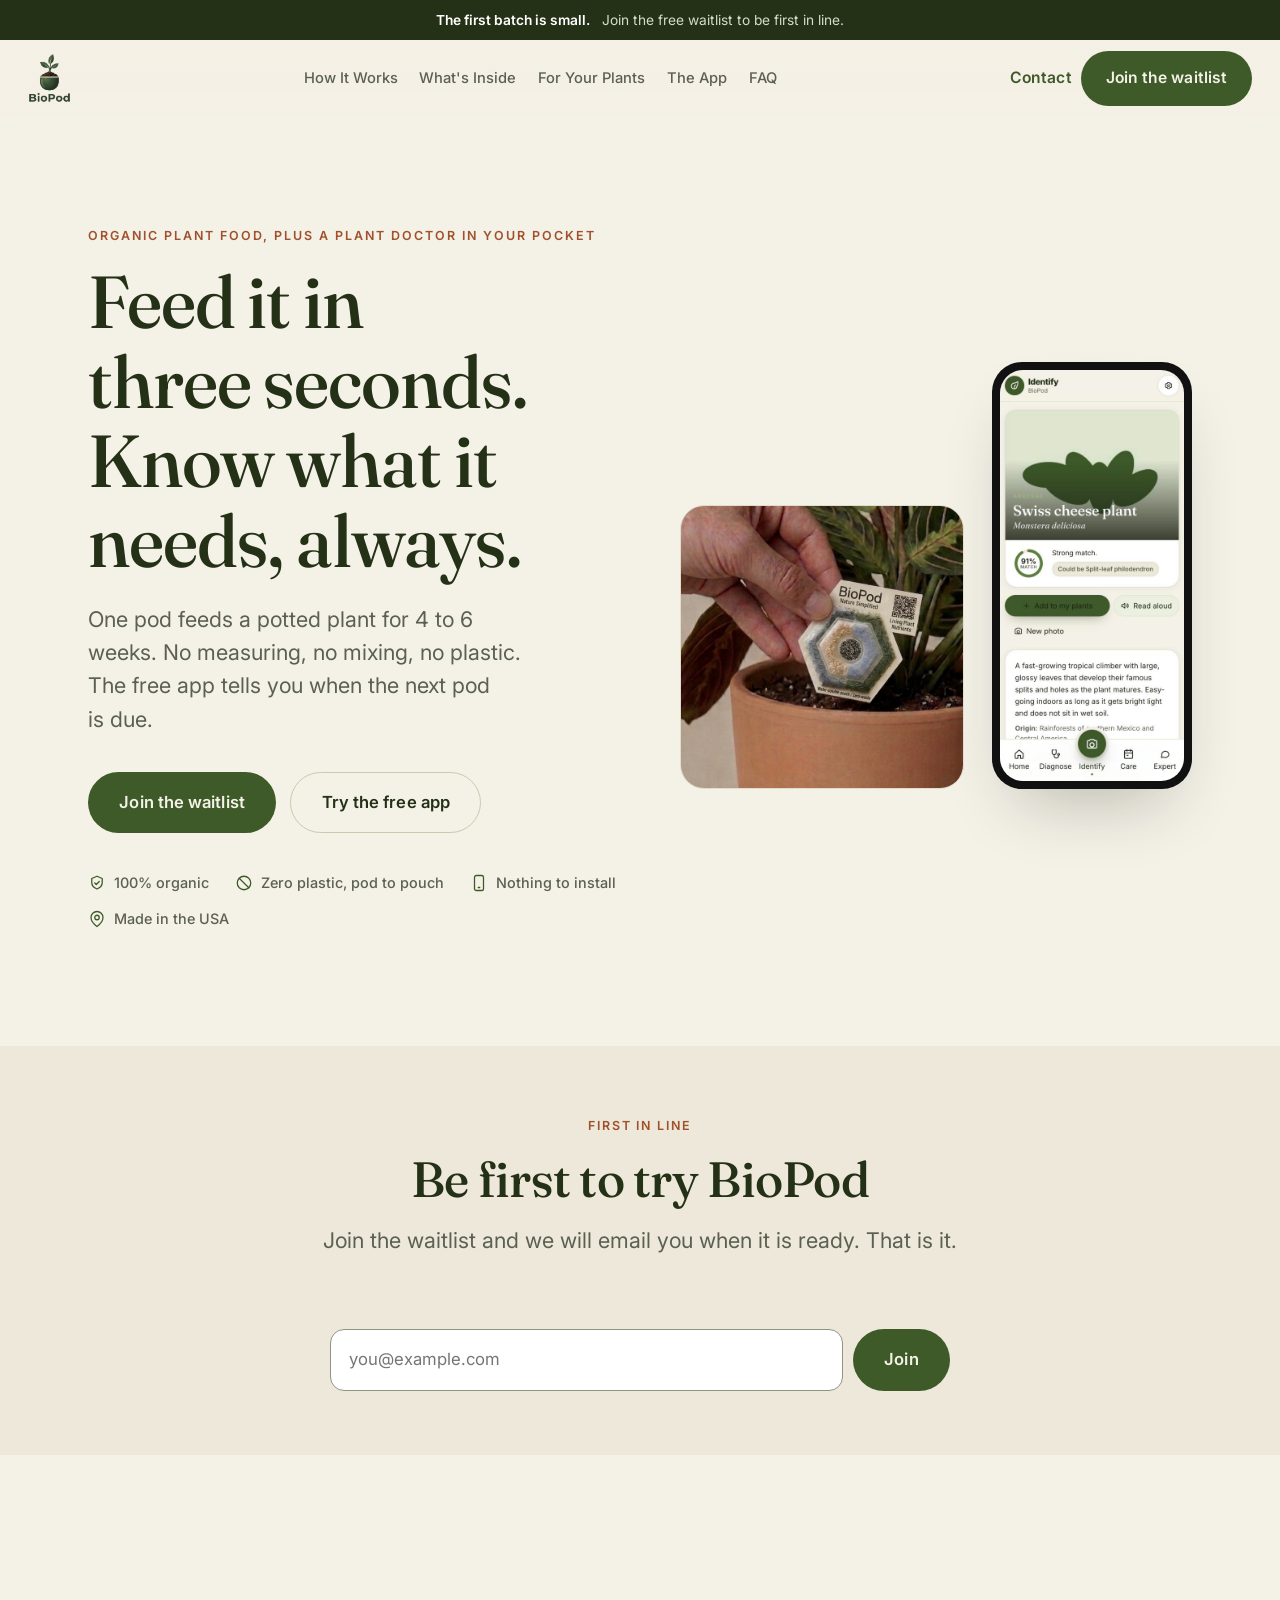
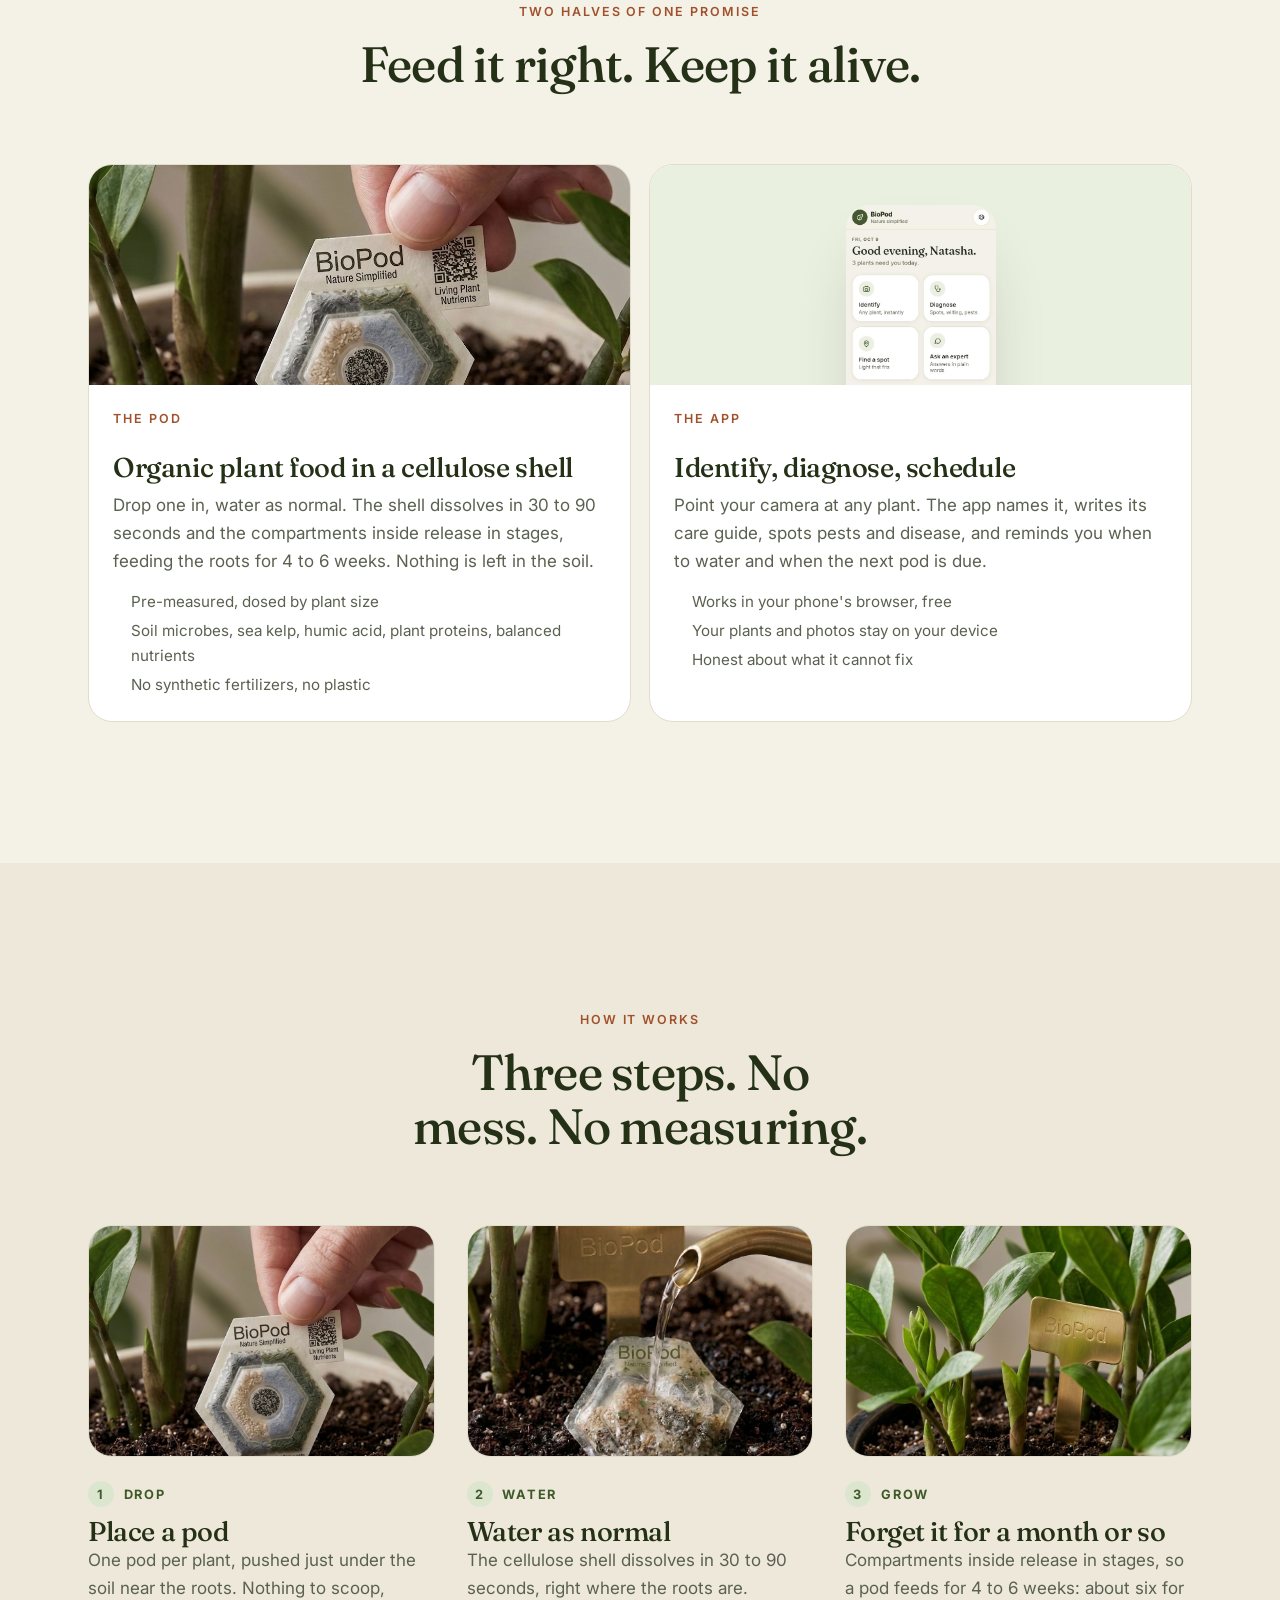
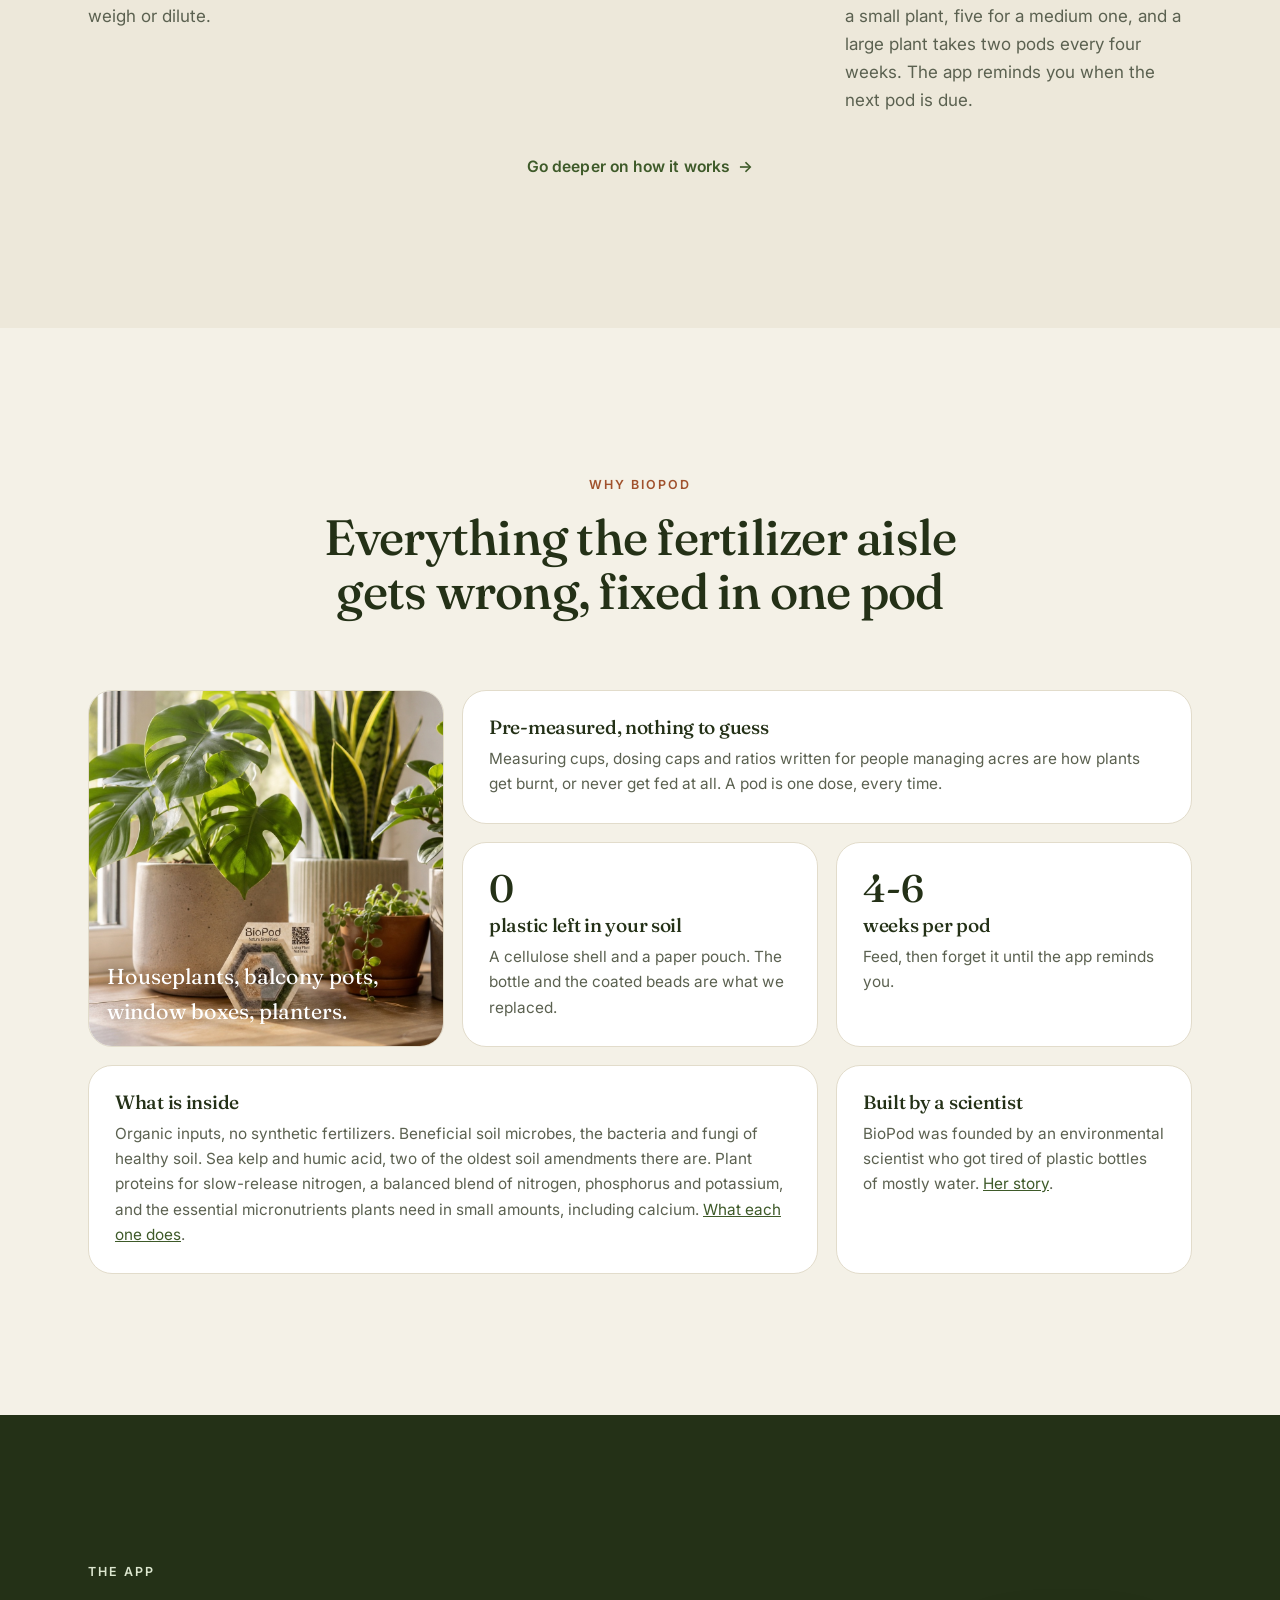
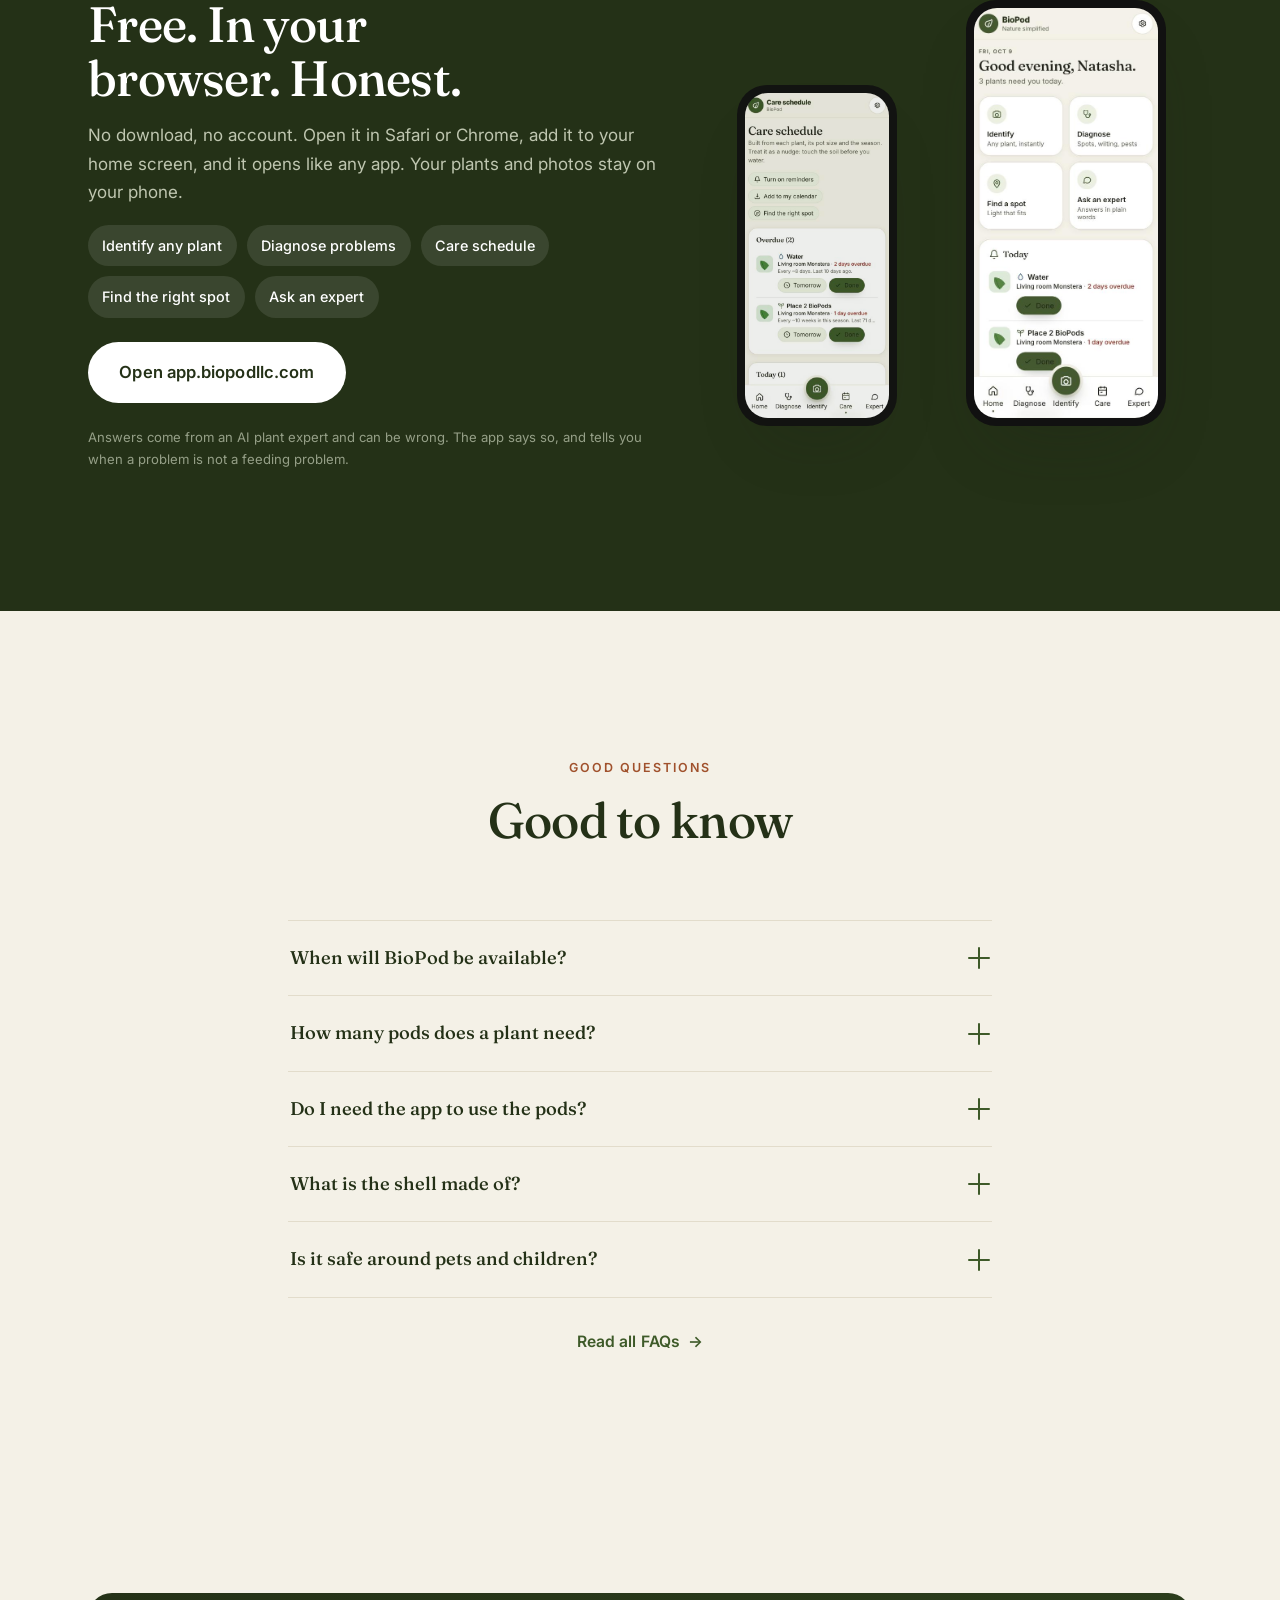
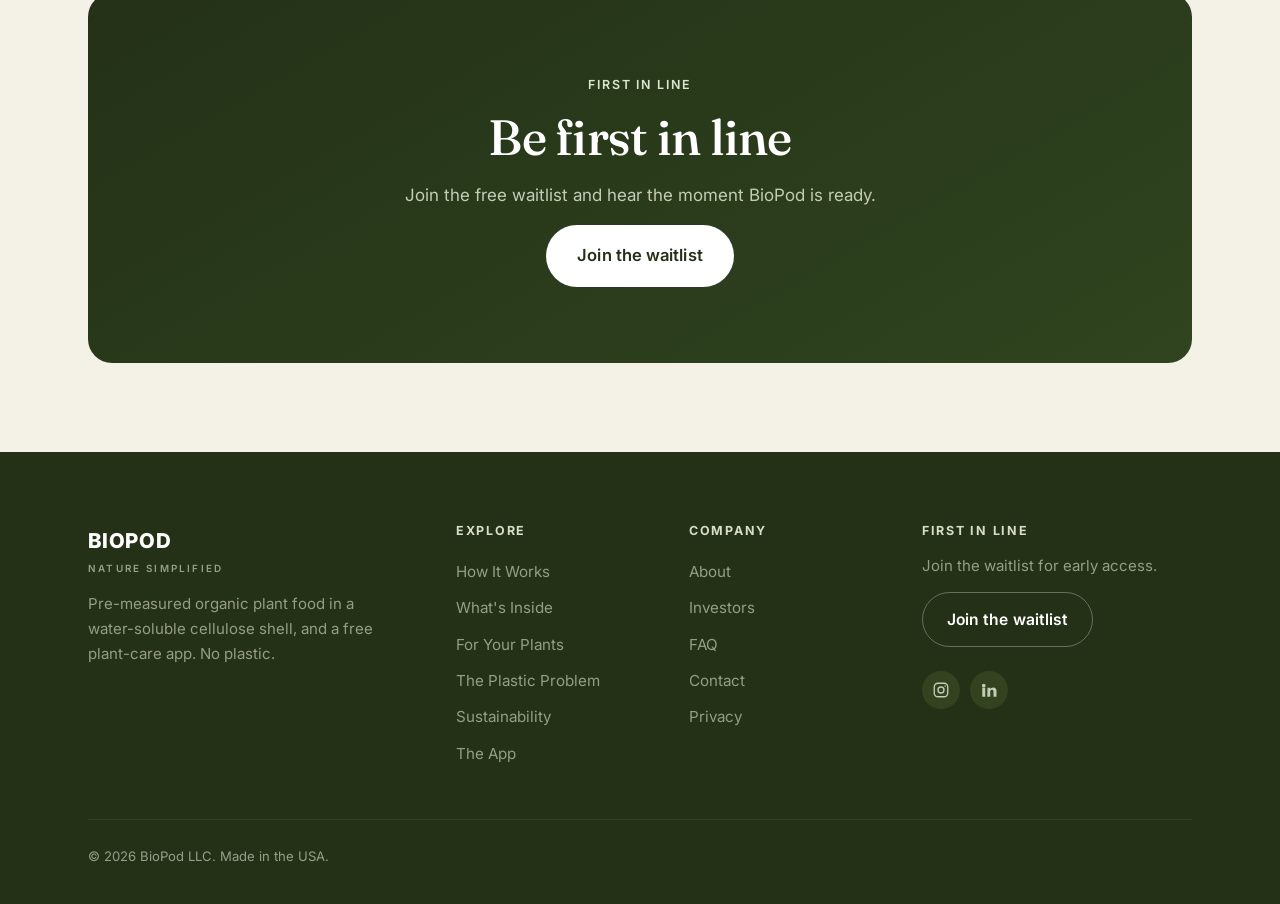
<file: website/index.html>
<!DOCTYPE html>
<html lang="en">
<head>
  <meta charset="UTF-8" />
  <meta name="viewport" content="width=device-width, initial-scale=1.0" />
  <title>BioPod · Organic plant food in a cellulose shell, plus a free plant-care app</title>
  <link rel="canonical" href="https://biopodllc.com/" />
  <meta name="description" content="Pre-measured organic plant food in a cellulose shell that dissolves in 30 to 90 seconds. One pod feeds a potted plant for 4 to 6 weeks. No measuring, no plastic. The free BioPod app identifies plants, diagnoses problems and schedules every feeding." />
  <link rel="icon" href="favicon.ico?v=5" sizes="any" />
  <link rel="icon" type="image/png" href="assets/brand/favicon.png?v=5" />
  <link rel="apple-touch-icon" href="assets/brand/apple-touch-icon.png?v=5" />
  <meta property="og:title" content="BioPod · Nature Simplified" />
  <meta property="og:description" content="Pre-measured organic plant food in a water-soluble cellulose shell. Drop one in, water as normal. Plus a free app that knows what your plants need." />
  <meta property="og:type" content="website" />
  <meta property="og:image" content="https://biopodllc.com/assets/photos/og-image.jpg" />
  <meta property="og:image:width" content="1200" />
  <meta property="og:image:height" content="630" />
  <meta name="twitter:image" content="https://biopodllc.com/assets/photos/og-image.jpg" />
  <meta property="og:url" content="https://biopodllc.com/" />
  <meta name="twitter:card" content="summary_large_image" />
  <link rel="preconnect" href="https://fonts.googleapis.com" />
  <link rel="preconnect" href="https://fonts.gstatic.com" crossorigin />
  <link href="https://fonts.googleapis.com/css2?family=Fraunces:opsz,wght@9..144,400..600&family=Inter:wght@400;500;600;700&family=IBM+Plex+Mono:wght@400;500&display=swap" rel="stylesheet" />
  <link rel="stylesheet" href="assets/css/styles.css?v=7" />
  <script type="application/ld+json">
  {"@context":"https://schema.org","@type":"Organization","name":"BioPod","slogan":"Nature Simplified","url":"https://biopodllc.com/","description":"Pre-measured plant food in a water-soluble cellulose shell for container plants, and a free plant-care app."}
  </script>
</head>
<body class="has-buybar">
  <a class="skip-link" href="#main">Skip to content</a>
  <div class="topbar"><strong>The first batch is small.</strong> Join the free waitlist to be first in line.</div>

  <!-- ===================== HEADER ===================== -->
  <header class="site-header">
    <div class="container nav">
      <a class="brand" href="index.html" aria-label="BioPod, Nature Simplified, home"><img class="brand-logo" src="assets/brand/logo.png?v=2" alt="BioPod" width="49" height="50" /></a>
      <nav class="nav-links" aria-label="Primary">
        <a href="how-it-works.html">How It Works</a><a href="the-science.html">What's Inside</a><a href="for-your-plants.html">For Your Plants</a><a href="https://app.biopodllc.com" target="_blank" rel="noopener">The App</a><a href="faq.html">FAQ</a>
      </nav>
      <div class="nav-right">
        <a class="btn btn-text" href="contact.html">Contact</a>
        <a class="btn btn-primary" href="index.html#waitlist">Join the waitlist</a>
      </div>
      <button class="nav-toggle" aria-label="Open menu" aria-expanded="false" aria-controls="m-menu"><span></span><span></span><span></span></button>
    </div>
    <div class="mobile-menu" id="m-menu"><a href="how-it-works.html">How It Works</a><a href="the-science.html">What's Inside</a><a href="for-your-plants.html">For Your Plants</a><a href="https://app.biopodllc.com" target="_blank" rel="noopener">The App</a><a href="the-plastic-problem.html">The Plastic Problem</a><a href="sustainability.html">Sustainability</a><a href="about.html">About</a><a href="faq.html">FAQ</a><a href="investors.html">Investors</a><a href="contact.html">Contact</a><a class="btn btn-primary" href="index.html#waitlist">Join the waitlist</a></div>
  </header>

  <main id="main">

    <!-- ===================== HERO ===================== -->
    <section class="hero">
      <div class="container hero-grid">
        <div class="hero-copy reveal">
          <span class="eyebrow">Organic plant food, plus a plant doctor in your pocket</span>
          <h1>Feed it in three seconds. Know what it needs, always.</h1>
          <p class="lead">One pod feeds a potted plant for 4 to 6 weeks. No measuring, no mixing, no plastic. The free app tells you when the next pod is due.</p>
          <div class="hero-cta">
            <a class="btn btn-primary btn-lg" href="#waitlist">Join the waitlist</a>
            <a class="btn btn-outline btn-lg" href="https://app.biopodllc.com" target="_blank" rel="noopener">Try the free app</a>
          </div>
          <div class="trust-strip">
            <span class="item"><svg class="ico" viewBox="0 0 24 24"><path d="M12 3 5 6v5c0 5 3.4 7.7 7 9 3.6-1.3 7-4 7-9V6Z"/><path d="m9 12 2 2 4-4"/></svg> 100% organic</span>
            <span class="item"><svg class="ico" viewBox="0 0 24 24"><circle cx="12" cy="12" r="9"/><path d="m5.6 5.6 12.8 12.8"/></svg> Zero plastic, pod to pouch</span>
            <span class="item"><svg class="ico" viewBox="0 0 24 24"><rect x="6" y="2" width="12" height="20" rx="2.5"/><path d="M11 18h2"/></svg> Nothing to install</span>
            <span class="item"><svg class="ico" viewBox="0 0 24 24"><path d="M20 10c0 6-8 12-8 12s-8-6-8-12a8 8 0 0 1 16 0Z"/><circle cx="12" cy="10" r="3"/></svg> Made in the USA</span>
          </div>
        </div>
        <div class="hero-duo reveal">
          <div class="hero-product">
            <figure class="photo" style="aspect-ratio:1/1">
              <img src="assets/photos/hero-hand-placing.jpg?v=3" alt="A hand placing a BioPod pod into a potted plant" width="720" height="720" onerror="this.hidden=true" />
            </figure>
          </div>
          <div class="phone"><img src="assets/app/app-identify.jpg" alt="The BioPod app showing a plant it has just identified, with its care guide" width="390" height="844" loading="lazy" /></div>
        </div>
      </div>
    </section>

    <!-- ===================== WAITLIST ===================== -->
    <span id="reserve" aria-hidden="true"></span>
    <section class="section section--alt" id="waitlist" style="padding-block:64px">
      <div class="container narrow">
        <div class="section-head center reveal"><span class="eyebrow">First in line</span><h2>Be first to try BioPod</h2><p class="lead">Join the waitlist and we will email you when it is ready. That is it.</p></div>
        <form class="reserve-one reveal" data-reserve data-kind="reserve" aria-label="Join the waitlist" novalidate>
          <label class="sr-only" for="r-email">Email</label>
          <div class="reserve-row">
            <input id="r-email" name="email" type="email" inputmode="email" autocomplete="email" placeholder="you@example.com" required />
            <button class="btn btn-primary btn-lg" type="submit">Join</button>
          </div>
          <input type="text" name="website" tabindex="-1" autocomplete="off" aria-hidden="true" class="hp" />
          <div class="reserve-status" role="status" aria-live="polite"></div>
        </form>
      </div>
    </section>

    <!-- ===================== TWO HALVES ===================== -->
    <section class="section">
      <div class="container">
        <div class="section-head center reveal"><span class="eyebrow">Two halves of one promise</span><h2>Feed it right. Keep it alive.</h2></div>
        <div class="halves">
          <div class="half reveal">
            <div class="img"><img src="assets/photos/step-1-drop.jpg?v=3" alt="A BioPod pod resting on the soil at the base of a plant" loading="lazy" /></div>
            <div class="txt"><span class="eyebrow">The pod</span><h3>Organic plant food in a cellulose shell</h3><p>Drop one in, water as normal. The shell dissolves in 30 to 90 seconds and the compartments inside release in stages, feeding the roots for 4 to 6 weeks. Nothing is left in the soil.</p><ul><li>Pre-measured, dosed by plant size</li><li>Soil microbes, sea kelp, humic acid, plant proteins, balanced nutrients</li><li>No synthetic fertilizers, no plastic</li></ul></div>
          </div>
          <div class="half reveal">
            <div class="img app"><div class="phone"><img src="assets/app/app-home.jpg" alt="The BioPod app home screen with today's watering and feeding tasks" loading="lazy" /></div></div>
            <div class="txt"><span class="eyebrow">The app</span><h3>Identify, diagnose, schedule</h3><p>Point your camera at any plant. The app names it, writes its care guide, spots pests and disease, and reminds you when to water and when the next pod is due.</p><ul><li>Works in your phone's browser, free</li><li>Your plants and photos stay on your device</li><li>Honest about what it cannot fix</li></ul></div>
          </div>
        </div>
      </div>
    </section>

    <!-- ===================== HOW IT WORKS ===================== -->
    <section class="section section--alt">
      <div class="container">
        <div class="section-head center reveal">
          <span class="eyebrow">How it works</span>
          <h2>Three steps. No mess. No measuring.</h2>
        </div>
        <div class="steps">
          <div class="step reveal">
            <figure class="photo ar-landscape"><img src="assets/photos/step-1-drop.jpg?v=3" alt="A BioPod pod resting on the soil at the base of a plant" width="900" height="600" loading="lazy" onerror="this.hidden=true" /></figure>
            <span class="step-k"><span class="n">1</span> Drop</span>
            <h3>Place a pod</h3>
            <p>One pod per plant, pushed just under the soil near the roots. Nothing to scoop, weigh or dilute.</p>
          </div>
          <div class="step reveal">
            <figure class="photo ar-landscape"><img src="assets/photos/step-2-water.jpg?v=3" alt="Water poured over a BioPod pod as its shell begins to wet" width="900" height="600" loading="lazy" onerror="this.hidden=true" /></figure>
            <span class="step-k"><span class="n">2</span> Water</span>
            <h3>Water as normal</h3>
            <p>The cellulose shell dissolves in 30 to 90 seconds, right where the roots are.</p>
          </div>
          <div class="step reveal">
            <figure class="photo ar-landscape"><img src="assets/photos/step-3-grow.jpg?v=3" alt="A healthy, thriving plant" width="900" height="600" loading="lazy" onerror="this.hidden=true" /></figure>
            <span class="step-k"><span class="n">3</span> Grow</span>
            <h3>Forget it for a month or so</h3>
            <p>Compartments inside release in stages, so a pod feeds for 4 to 6 weeks: about six for a small plant, five for a medium one, and a large plant takes two pods every four weeks. The app reminds you when the next pod is due.</p>
          </div>
        </div>
        <p class="center mt-4 reveal"><a class="btn btn-text" href="how-it-works.html">Go deeper on how it works <span class="arrow">&rarr;</span></a></p>
      </div>
    </section>

    <!-- ===================== WHY BIOPOD ===================== -->
    <section class="section">
      <div class="container">
        <div class="section-head center reveal">
          <span class="eyebrow">Why BioPod</span>
          <h2>Everything the fertilizer aisle gets wrong, fixed in one pod</h2>
        </div>
        <div class="bento">
          <div class="tile photo-tile b-tall reveal"><img src="assets/photos/lifestyle-indoor.jpg?v=3" alt="Houseplants on a bright windowsill" loading="lazy" /><div class="cap">Houseplants, balcony pots, window boxes, planters.</div></div>
          <div class="tile b-wide reveal"><h3>Pre-measured, nothing to guess</h3><p>Measuring cups, dosing caps and ratios written for people managing acres are how plants get burnt, or never get fed at all. A pod is one dose, every time.</p></div>
          <div class="tile b reveal"><div class="big">0</div><h3>plastic left in your soil</h3><p>A cellulose shell and a paper pouch. The bottle and the coated beads are what we replaced.</p></div>
          <div class="tile b reveal"><div class="big">4-6</div><h3>weeks per pod</h3><p>Feed, then forget it until the app reminds you.</p></div>
          <div class="tile b-wide reveal"><h3>What is inside</h3><p>Organic inputs, no synthetic fertilizers. Beneficial soil microbes, the bacteria and fungi of healthy soil. Sea kelp and humic acid, two of the oldest soil amendments there are. Plant proteins for slow-release nitrogen, a balanced blend of nitrogen, phosphorus and potassium, and the essential micronutrients plants need in small amounts, including calcium. <a href="the-science.html" style="color:var(--green-700);text-decoration:underline">What each one does</a>.</p></div>
          <div class="tile b reveal"><h3>Built by a scientist</h3><p>BioPod was founded by an environmental scientist who got tired of plastic bottles of mostly water. <a href="about.html" style="color:var(--green-700);text-decoration:underline">Her story</a>.</p></div>
        </div>
      </div>
    </section>

    <!-- ===================== THE APP ===================== -->
    <section class="section section--dark">
      <div class="container app-split">
        <div class="reveal">
          <span class="eyebrow">The app</span>
          <h2>Free. In your browser. Honest.</h2>
          <p class="mt-2">No download, no account. Open it in Safari or Chrome, add it to your home screen, and it opens like any app. Your plants and photos stay on your phone.</p>
          <div class="app-badges"><span class="ab">Identify any plant</span><span class="ab">Diagnose problems</span><span class="ab">Care schedule</span><span class="ab">Find the right spot</span><span class="ab">Ask an expert</span></div>
          <p class="mt-3"><a class="btn btn-lg" style="background:var(--white);color:var(--green-900)" href="https://app.biopodllc.com" target="_blank" rel="noopener">Open app.biopodllc.com</a></p>
          <p class="cite mt-3" style="color:#96A088">Answers come from an AI plant expert and can be wrong. The app says so, and tells you when a problem is not a feeding problem.</p>
        </div>
        <div class="phones reveal">
          <div class="phone small"><img src="assets/app/app-care.jpg" alt="The app's care schedule with overdue and upcoming tasks" loading="lazy" /></div>
          <div class="phone"><img src="assets/app/app-home.jpg" alt="The app home screen" loading="lazy" /></div>
        </div>
      </div>
    </section>

    <!-- ===================== FAQ TEASER ===================== -->
    <section class="section">
      <div class="container narrow">
        <div class="section-head center reveal">
          <span class="eyebrow">Good questions</span>
          <h2>Good to know</h2>
        </div>
        <div class="accordion reveal">
          <div class="acc-item"><button class="acc-q" aria-expanded="false">When will BioPod be available?<span class="pm"></span></button><div class="acc-a"><div class="acc-a-inner">We make BioPod in small batches in Louisiana. Everyone on the waitlist gets an email the moment the first batch is ready.</div></div></div>
          <div class="acc-item"><button class="acc-q" aria-expanded="false">How many pods does a plant need?<span class="pm"></span></button><div class="acc-a"><div class="acc-a-inner">A pod lasts 4 to 6 weeks: about six for a small plant, five for a medium one. A large indoor plant takes two pods every four weeks. A 12-pack is about a year of feeding for one small plant.</div></div></div>
          <div class="acc-item"><button class="acc-q" aria-expanded="false">Do I need the app to use the pods?<span class="pm"></span></button><div class="acc-a"><div class="acc-a-inner">No. The pods work on their own. The app just makes it hard to forget, and it is free with or without a pack.</div></div></div>
          <div class="acc-item"><button class="acc-q" aria-expanded="false">What is the shell made of?<span class="pm"></span></button><div class="acc-a"><div class="acc-a-inner">Water-soluble cellulose paper. It is not plastic film and it is not PVA. It dissolves into the soil in 30 to 90 seconds when you water and leaves nothing behind.</div></div></div>
          <div class="acc-item"><button class="acc-q" aria-expanded="false">Is it safe around pets and children?<span class="pm"></span></button><div class="acc-a"><div class="acc-a-inner">As with any plant food, store it away from pets and children, and keep pets from digging in a freshly fed pot.</div></div></div>
        </div>
        <p class="center mt-3 reveal"><a class="btn btn-text" href="faq.html">Read all FAQs <span class="arrow">&rarr;</span></a></p>
      </div>
    </section>

    <!-- ===================== CTA ===================== -->
    <section class="section tight">
      <div class="container">
        <div class="cta reveal">
          <span class="eyebrow">First in line</span>
          <h2>Be first in line</h2>
          <p>Join the free waitlist and hear the moment BioPod is ready.</p>
          <p class="mt-3"><a class="btn btn-lg" style="background:var(--white);color:var(--green-900)" href="#waitlist">Join the waitlist</a></p>
        </div>
      </div>
    </section>

  </main>

  <!-- ===================== FOOTER ===================== -->
  <footer class="site-footer">
    <div class="container">
      <div class="footer-grid">
        <div class="footer-about"><a class="brand" href="index.html" aria-label="BioPod home"><span><span class="brand-wordmark">BioPod</span><span class="tagline">Nature Simplified</span></span></a><p>Pre-measured organic plant food in a water-soluble cellulose shell, and a free plant-care app. No plastic.</p></div>
        <div><h4>Explore</h4><ul class="footer-links"><li><a href="how-it-works.html">How It Works</a></li><li><a href="the-science.html">What's Inside</a></li><li><a href="for-your-plants.html">For Your Plants</a></li><li><a href="the-plastic-problem.html">The Plastic Problem</a></li><li><a href="sustainability.html">Sustainability</a></li><li><a href="https://app.biopodllc.com" target="_blank" rel="noopener">The App</a></li></ul></div>
        <div><h4>Company</h4><ul class="footer-links"><li><a href="about.html">About</a></li><li><a href="investors.html">Investors</a></li><li><a href="faq.html">FAQ</a></li><li><a href="contact.html">Contact</a></li><li><a href="privacy.html">Privacy</a></li></ul></div>
        <div class="footer-cta"><h4>First in line</h4><p>Join the waitlist for early access.</p><a class="btn btn-outline" href="index.html#waitlist">Join the waitlist</a><div class="socials mt-3"><a href="https://www.instagram.com/biopodllc/" target="_blank" rel="noopener" aria-label="BioPod on Instagram"><svg viewBox="0 0 24 24" fill="none" stroke="currentColor" stroke-width="1.8"><rect x="3" y="3" width="18" height="18" rx="5"/><circle cx="12" cy="12" r="4"/><circle cx="17.5" cy="6.5" r="1" fill="currentColor" stroke="none"/></svg></a><a href="https://www.linkedin.com/company/biopodllc" target="_blank" rel="noopener" aria-label="BioPod on LinkedIn"><svg viewBox="0 0 24 24" fill="currentColor"><path d="M4.98 3.5a2.5 2.5 0 1 1 0 5 2.5 2.5 0 0 1 0-5ZM3 9h4v12H3zM10 9h3.8v1.7h.05c.53-1 1.83-2.05 3.76-2.05C21.2 8.65 22 11 22 14.1V21h-4v-6.1c0-1.45-.03-3.3-2-3.3-2.01 0-2.32 1.57-2.32 3.2V21h-4z"/></svg></a></div></div>
      </div>
      <div class="footer-bottom"><span>&copy; <span data-year>2026</span> BioPod LLC. Made in the USA.</span></div>
    </div>
  </footer>

  <div class="buy-bar"><div class="t"><b>BioPod is coming soon</b><span>Be first in line</span></div><a class="btn btn-primary" href="#waitlist">Join the waitlist</a></div>

  <script src="assets/js/main.js?v=5" defer></script>
</body>
</html>
</file>
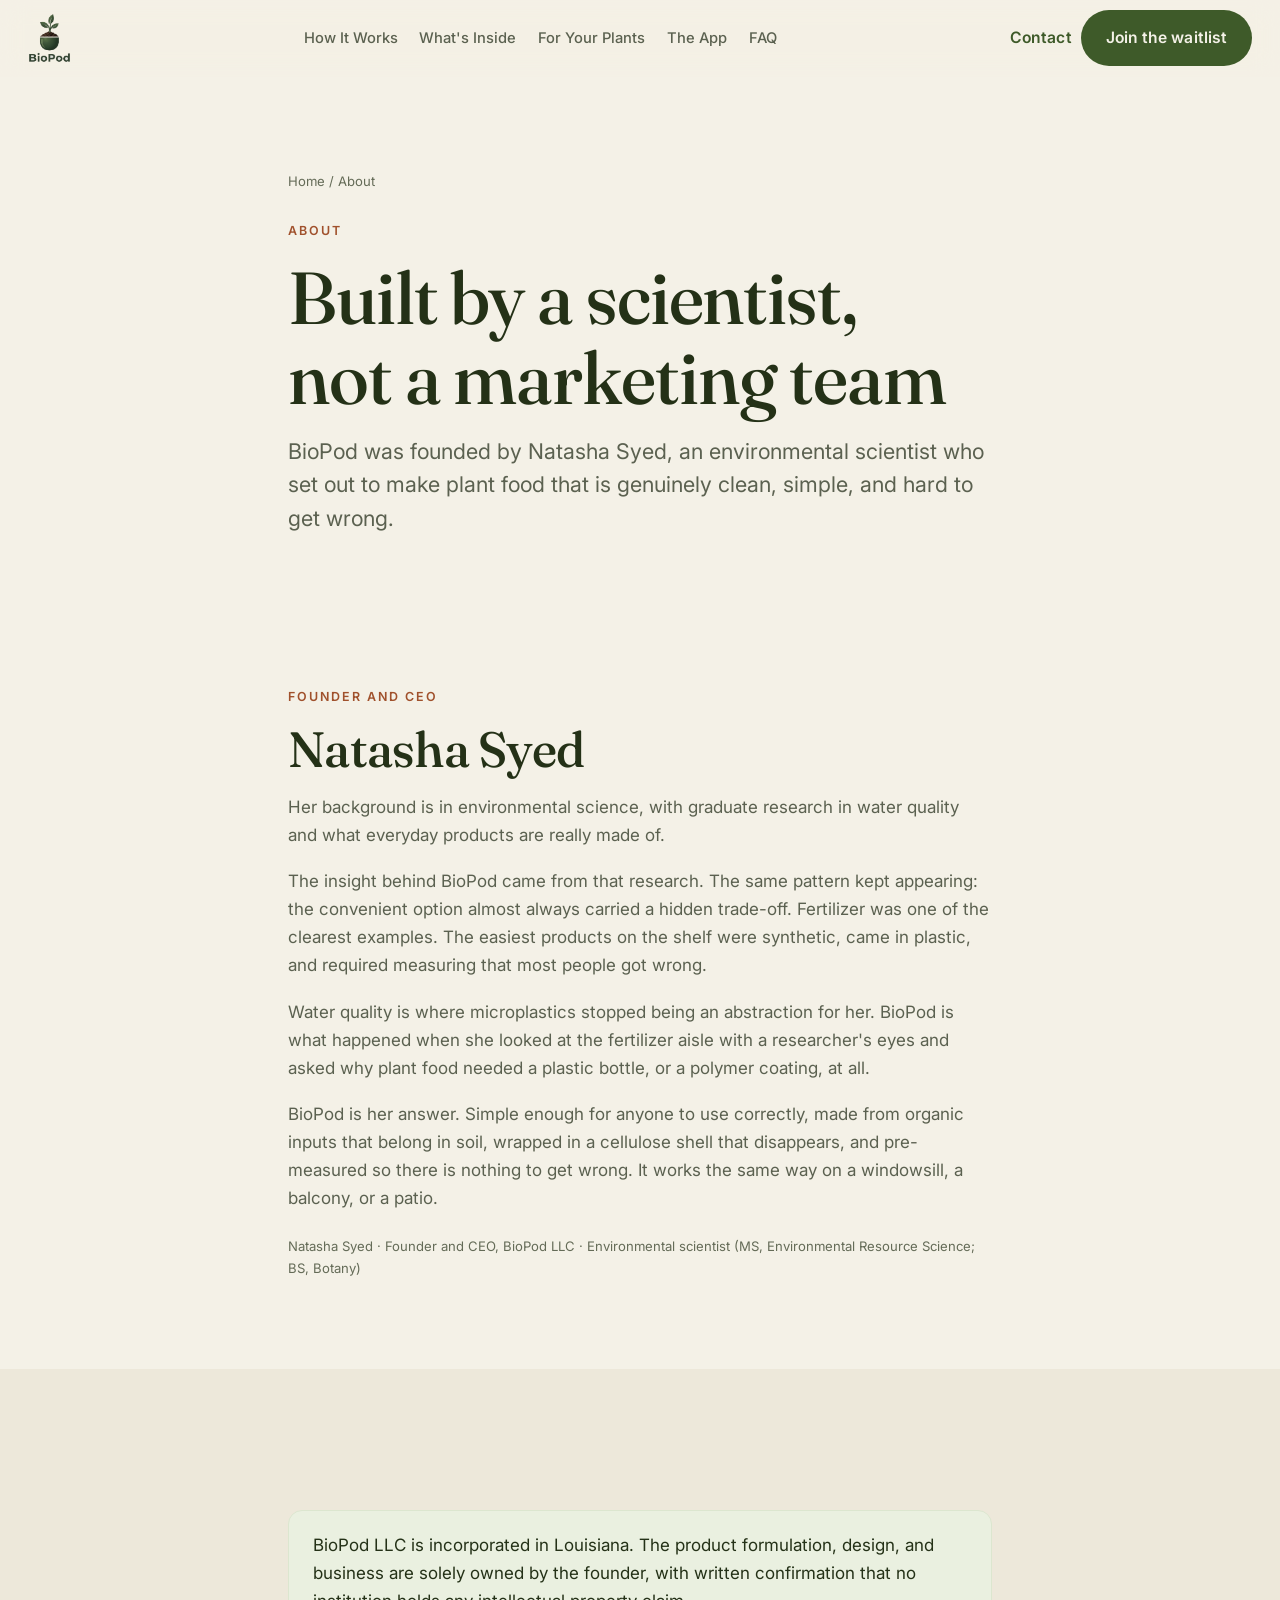
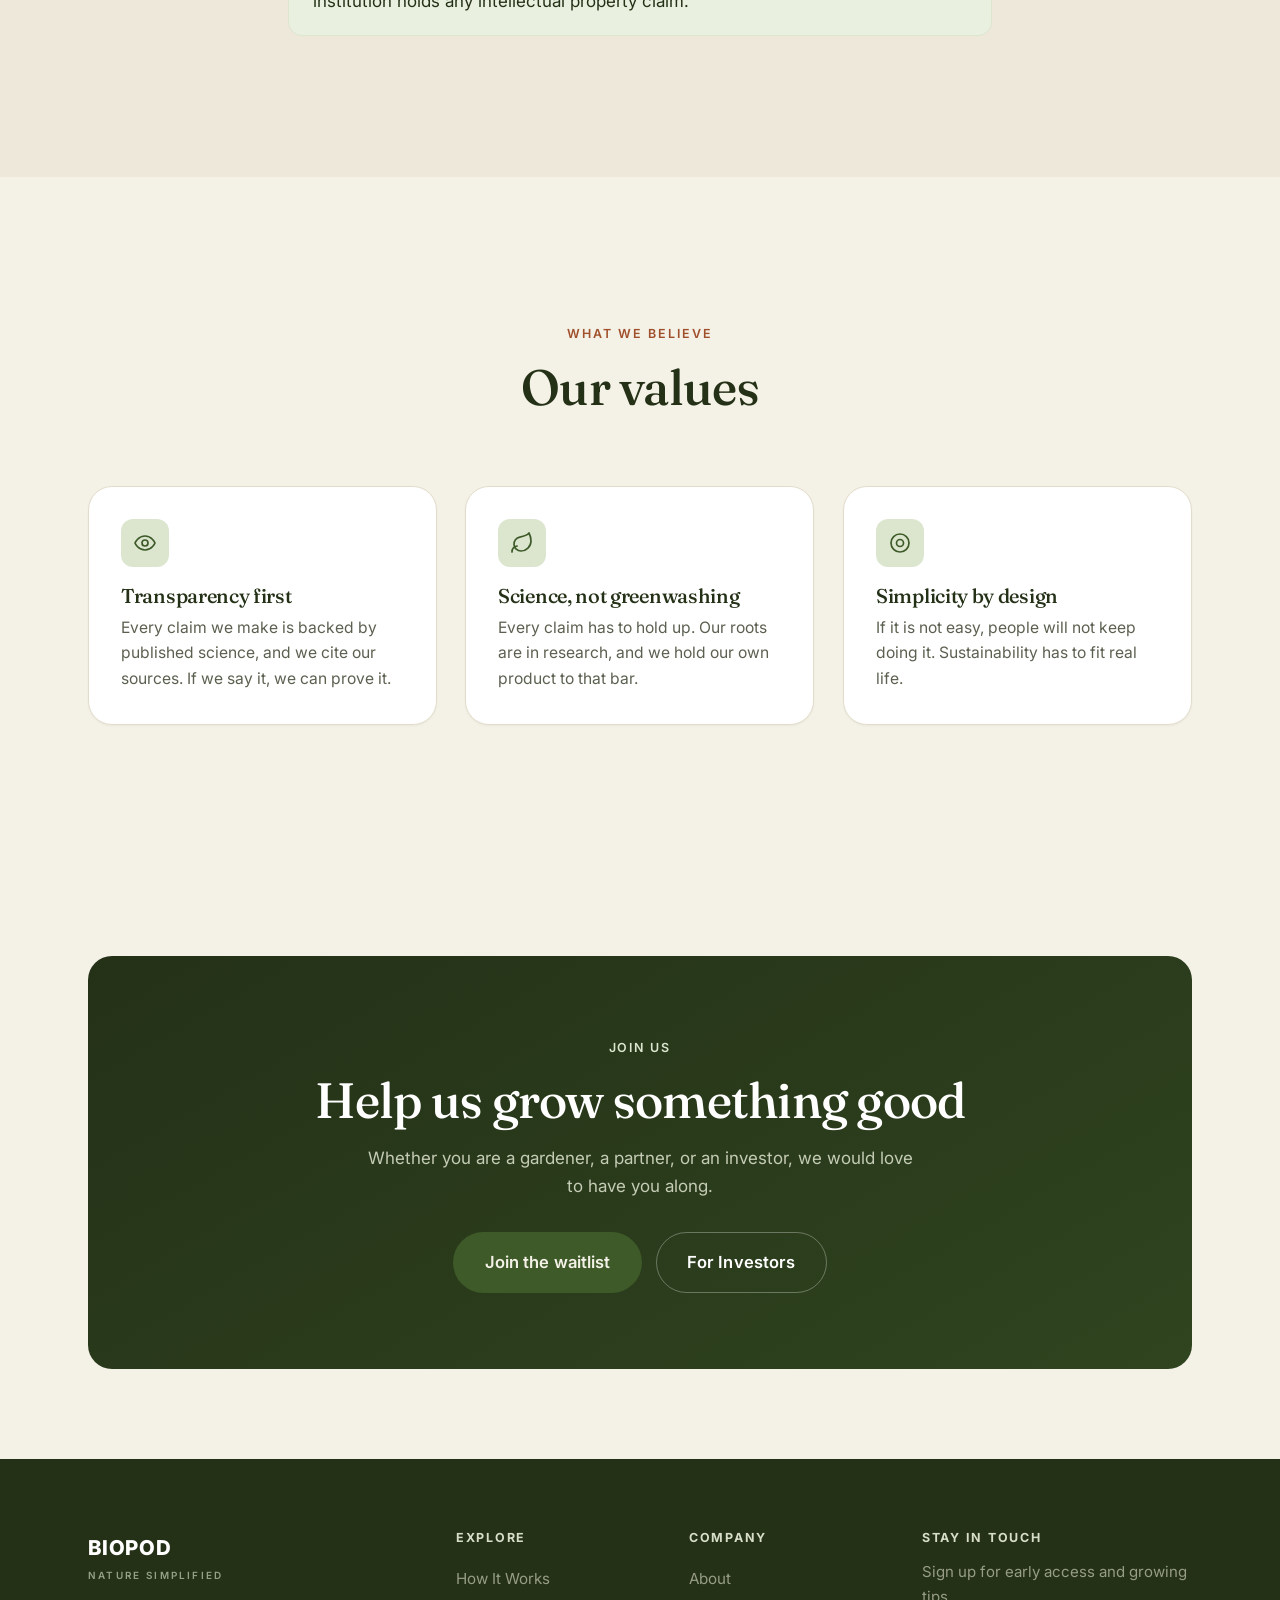
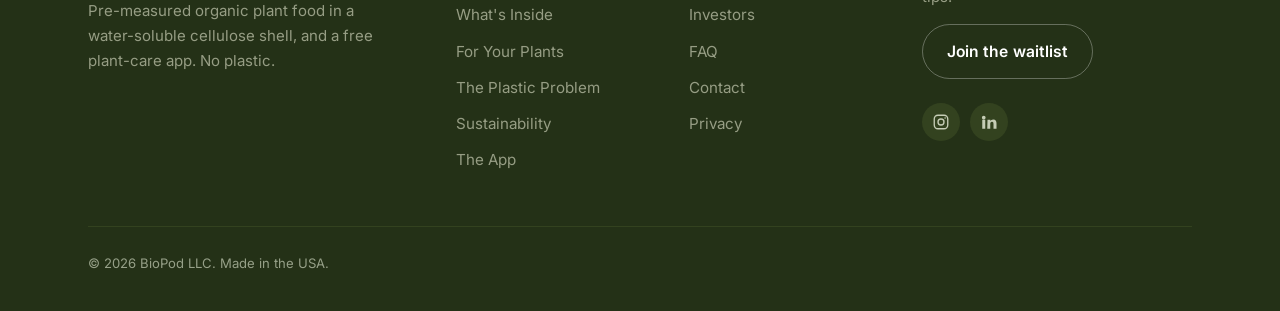
<file: website/about.html>
<!DOCTYPE html>
<html lang="en">
<head>
  <meta charset="UTF-8" />
  <meta name="viewport" content="width=device-width, initial-scale=1.0" />
  <title>About · BioPod</title>
  <link rel="canonical" href="https://biopodllc.com/about" />
  <meta name="description" content="BioPod was built by an environmental scientist who wanted plant care that is genuinely clean and simple. Read the story behind the pod." />
  <link rel="icon" href="favicon.ico?v=5" sizes="any" />
  <link rel="icon" type="image/png" href="assets/brand/favicon.png?v=5" />
  <link rel="apple-touch-icon" href="assets/brand/apple-touch-icon.png?v=5" />
  <meta property="og:title" content="About · BioPod" />
  <meta property="og:description" content="Built by a scientist, not a marketing team. The story behind BioPod." />
  <link rel="preconnect" href="https://fonts.googleapis.com" />
  <link rel="preconnect" href="https://fonts.gstatic.com" crossorigin />
  <link href="https://fonts.googleapis.com/css2?family=Fraunces:opsz,wght@9..144,400..600&family=Inter:wght@400;500;600;700&family=IBM+Plex+Mono:wght@400;500&display=swap" rel="stylesheet" />
  <link rel="stylesheet" href="assets/css/styles.css?v=7" />
</head>
<body>
  <a class="skip-link" href="#main">Skip to content</a>
  <header class="site-header">
    <div class="container nav">
      <a class="brand" href="index.html" aria-label="BioPod home"><img class="brand-logo" src="assets/brand/logo.png?v=2" alt="BioPod" width="49" height="50" /></a>
      <nav class="nav-links" aria-label="Primary">
        <a href="how-it-works.html">How It Works</a><a href="the-science.html">What's Inside</a><a href="for-your-plants.html">For Your Plants</a><a href="https://app.biopodllc.com" target="_blank" rel="noopener">The App</a><a href="faq.html">FAQ</a>
      </nav>
      <div class="nav-right"><a class="btn btn-text" href="contact.html">Contact</a><a class="btn btn-primary" href="index.html#waitlist">Join the waitlist</a></div>
      <button class="nav-toggle" aria-label="Open menu" aria-expanded="false" aria-controls="m-menu"><span></span><span></span><span></span></button>
    </div>
    <div class="mobile-menu" id="m-menu"><a href="how-it-works.html">How It Works</a><a href="the-science.html">What's Inside</a><a href="for-your-plants.html">For Your Plants</a><a href="https://app.biopodllc.com" target="_blank" rel="noopener">The App</a><a href="the-plastic-problem.html">The Plastic Problem</a><a href="sustainability.html">Sustainability</a><a href="about.html">About</a><a href="faq.html">FAQ</a><a href="investors.html">Investors</a><a href="contact.html">Contact</a><a class="btn btn-primary" href="index.html#waitlist">Join the waitlist</a></div>
  </header>

  <main id="main">
    <section class="page-hero">
      <div class="container narrow">
        <p class="breadcrumb"><a href="index.html">Home</a> / About</p>
        <span class="eyebrow">About</span>
        <h1>Built by a scientist, not a marketing team</h1>
        <p class="lead">BioPod was founded by Natasha Syed, an environmental scientist who set out to make plant food that is genuinely clean, simple, and hard to get wrong.</p>
      </div>
    </section>

    <section class="section tight">
      <div class="container narrow">
        <div class="reveal">
          <span class="eyebrow">Founder and CEO</span>
          <h2>Natasha Syed</h2>
          <div class="prose mt-2">
            <p>Her background is in environmental science, with graduate research in water quality and what everyday products are really made of.</p>
            <p>The insight behind BioPod came from that research. The same pattern kept appearing: the convenient option almost always carried a hidden trade-off. Fertilizer was one of the clearest examples. The easiest products on the shelf were synthetic, came in plastic, and required measuring that most people got wrong.</p><p>Water quality is where microplastics stopped being an abstraction for her. BioPod is what happened when she looked at the fertilizer aisle with a researcher's eyes and asked why plant food needed a plastic bottle, or a polymer coating, at all.</p>
            <p>BioPod is her answer. Simple enough for anyone to use correctly, made from organic inputs that belong in soil, wrapped in a cellulose shell that disappears, and pre-measured so there is nothing to get wrong. It works the same way on a windowsill, a balcony, or a patio.</p>
          </div>
          <p class="fineprint mt-3">Natasha Syed · Founder and CEO, BioPod LLC · Environmental scientist (MS, Environmental Resource Science; BS, Botany)</p>
        </div>
      </div>
    </section>

    <section class="section section--alt">
      <div class="container narrow">
        <div class="note reveal">BioPod LLC is incorporated in Louisiana. The product formulation, design, and business are solely owned by the founder, with written confirmation that no institution holds any intellectual property claim.</div>
      </div>
    </section>

    <section class="section">
      <div class="container">
        <div class="section-head center reveal"><span class="eyebrow">What we believe</span><h2>Our values</h2></div>
        <div class="grid cols-3">
          <div class="card reveal"><span class="icon-chip"><svg class="ico" viewBox="0 0 24 24"><path d="M2 12s3-7 10-7 10 7 10 7-3 7-10 7-10-7-10-7Z"/><circle cx="12" cy="12" r="3"/></svg></span><h3>Transparency first</h3><p>Every claim we make is backed by published science, and we cite our sources. If we say it, we can prove it.</p></div>
          <div class="card reveal"><span class="icon-chip"><svg class="ico" viewBox="0 0 24 24"><path d="M11 20A7 7 0 0 1 9.8 6.1C15.5 5 17 4.5 19 2c1 2 2 4.2 2 8 0 5.5-4.8 10-10 10Z"/><path d="M2 21c0-3 1.9-5.4 5.1-6"/></svg></span><h3>Science, not greenwashing</h3><p>Every claim has to hold up. Our roots are in research, and we hold our own product to that bar.</p></div>
          <div class="card reveal"><span class="icon-chip"><svg class="ico" viewBox="0 0 24 24"><circle cx="12" cy="12" r="9"/><circle cx="12" cy="12" r="3.5"/></svg></span><h3>Simplicity by design</h3><p>If it is not easy, people will not keep doing it. Sustainability has to fit real life.</p></div>
        </div>
      </div>
    </section>

    <section class="section tight">
      <div class="container">
        <div class="cta reveal"><span class="eyebrow">Join us</span><h2>Help us grow something good</h2><p>Whether you are a gardener, a partner, or an investor, we would love to have you along.</p><div class="hero-cta mt-4" style="justify-content:center"><a class="btn btn-primary btn-lg" href="index.html#waitlist">Join the waitlist</a><a class="btn btn-outline btn-lg" href="investors.html">For Investors</a></div></div>
      </div>
    </section>
  </main>

  <footer class="site-footer">
    <div class="container">
      <div class="footer-grid">
        <div class="footer-about"><a class="brand" href="index.html" aria-label="BioPod home"><span><span class="brand-wordmark">BioPod</span><span class="tagline">Nature Simplified</span></span></a><p>Pre-measured organic plant food in a water-soluble cellulose shell, and a free plant-care app. No plastic.</p></div>
        <div><h4>Explore</h4><ul class="footer-links"><li><a href="how-it-works.html">How It Works</a></li><li><a href="the-science.html">What's Inside</a></li><li><a href="for-your-plants.html">For Your Plants</a></li><li><a href="the-plastic-problem.html">The Plastic Problem</a></li><li><a href="sustainability.html">Sustainability</a></li><li><a href="https://app.biopodllc.com" target="_blank" rel="noopener">The App</a></li></ul></div>
        <div><h4>Company</h4><ul class="footer-links"><li><a href="about.html">About</a></li><li><a href="investors.html">Investors</a></li><li><a href="faq.html">FAQ</a></li><li><a href="contact.html">Contact</a></li><li><a href="privacy.html">Privacy</a></li></ul></div>
        <div class="footer-cta"><h4>Stay in touch</h4><p>Sign up for early access and growing tips.</p><a class="btn btn-outline" href="index.html#waitlist">Join the waitlist</a><div class="socials mt-3"><a href="https://www.instagram.com/biopodllc/" target="_blank" rel="noopener" aria-label="BioPod on Instagram"><svg viewBox="0 0 24 24" fill="none" stroke="currentColor" stroke-width="1.8"><rect x="3" y="3" width="18" height="18" rx="5"/><circle cx="12" cy="12" r="4"/><circle cx="17.5" cy="6.5" r="1" fill="currentColor" stroke="none"/></svg></a><a href="https://www.linkedin.com/company/biopodllc" target="_blank" rel="noopener" aria-label="BioPod on LinkedIn"><svg viewBox="0 0 24 24" fill="currentColor"><path d="M4.98 3.5a2.5 2.5 0 1 1 0 5 2.5 2.5 0 0 1 0-5ZM3 9h4v12H3zM10 9h3.8v1.7h.05c.53-1 1.83-2.05 3.76-2.05C21.2 8.65 22 11 22 14.1V21h-4v-6.1c0-1.45-.03-3.3-2-3.3-2.01 0-2.32 1.57-2.32 3.2V21h-4z"/></svg></a></div></div>
      </div>
      <div class="footer-bottom"><span>&copy; <span data-year>2026</span> BioPod LLC. Made in the USA.</span></div>
    </div>
  </footer>
  <script src="assets/js/main.js?v=5" defer></script>
</body>
</html>
</file>
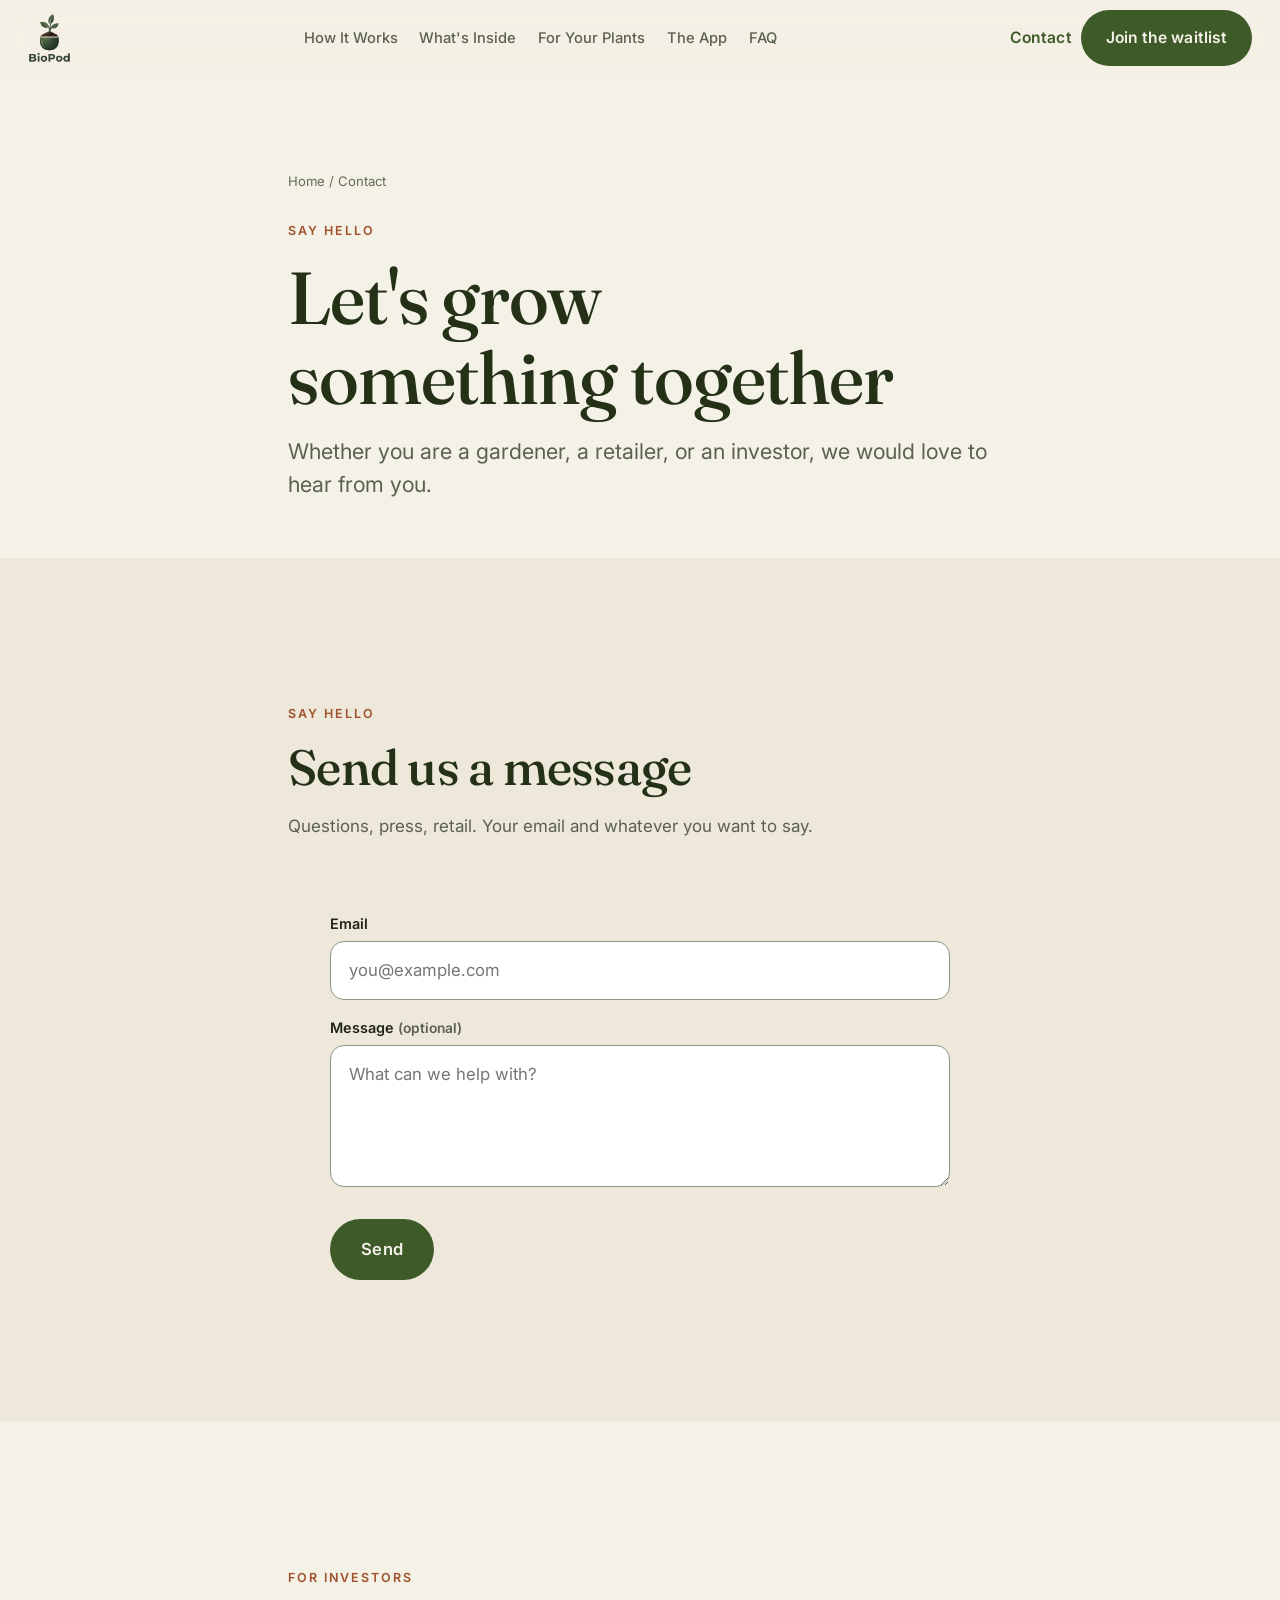
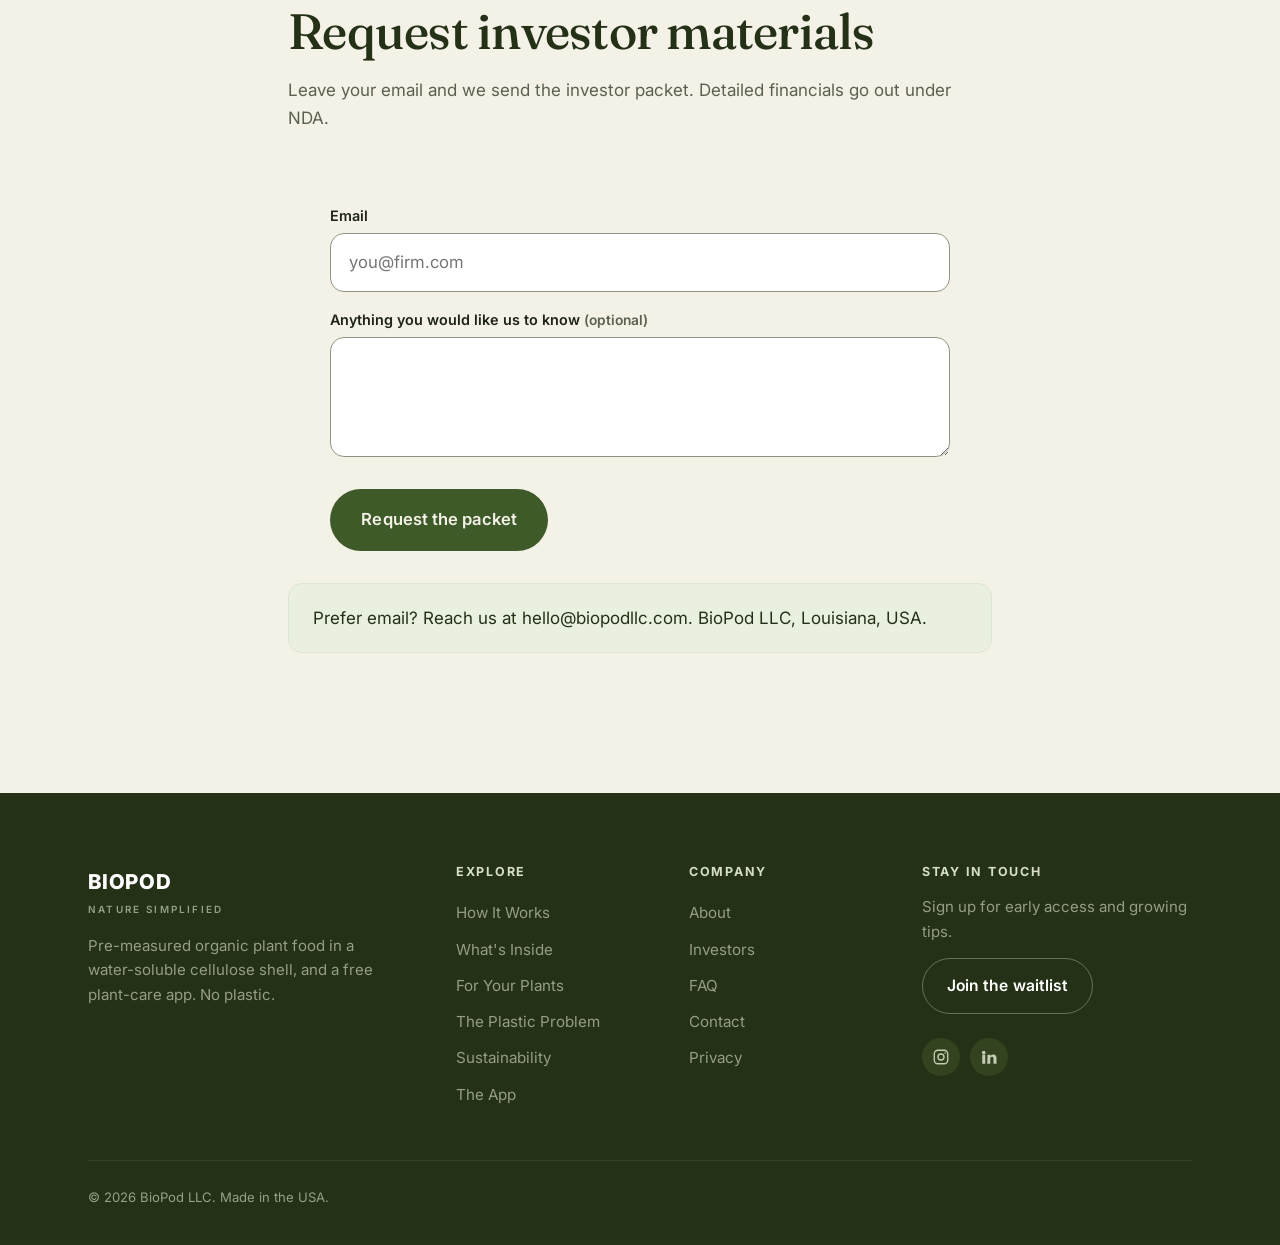
<file: website/contact.html>
<!DOCTYPE html>
<html lang="en">
<head>
  <meta charset="UTF-8" />
  <meta name="viewport" content="width=device-width, initial-scale=1.0" />
  <title>Contact · BioPod</title>
  <link rel="canonical" href="https://biopodllc.com/contact" />
  <meta name="description" content="Get in touch with BioPod, or request investor materials." />
  <link rel="icon" href="favicon.ico?v=5" sizes="any" />
  <link rel="icon" type="image/png" href="assets/brand/favicon.png?v=5" />
  <link rel="apple-touch-icon" href="assets/brand/apple-touch-icon.png?v=5" />
  <meta property="og:title" content="Contact · BioPod" />
  <meta property="og:description" content="Get in touch or request investor materials." />
  <link rel="preconnect" href="https://fonts.googleapis.com" />
  <link rel="preconnect" href="https://fonts.gstatic.com" crossorigin />
  <link href="https://fonts.googleapis.com/css2?family=Fraunces:opsz,wght@9..144,400..600&family=Inter:wght@400;500;600;700&family=IBM+Plex+Mono:wght@400;500&display=swap" rel="stylesheet" />
  <link rel="stylesheet" href="assets/css/styles.css?v=7" />
</head>
<body>
  <a class="skip-link" href="#main">Skip to content</a>
  <header class="site-header">
    <div class="container nav">
      <a class="brand" href="index.html" aria-label="BioPod home"><img class="brand-logo" src="assets/brand/logo.png?v=2" alt="BioPod" width="49" height="50" /></a>
      <nav class="nav-links" aria-label="Primary">
        <a href="how-it-works.html">How It Works</a><a href="the-science.html">What's Inside</a><a href="for-your-plants.html">For Your Plants</a><a href="https://app.biopodllc.com" target="_blank" rel="noopener">The App</a><a href="faq.html">FAQ</a>
      </nav>
      <div class="nav-right"><a class="btn btn-text" href="contact.html">Contact</a><a class="btn btn-primary" href="index.html#waitlist">Join the waitlist</a></div>
      <button class="nav-toggle" aria-label="Open menu" aria-expanded="false" aria-controls="m-menu"><span></span><span></span><span></span></button>
    </div>
    <div class="mobile-menu" id="m-menu"><a href="how-it-works.html">How It Works</a><a href="the-science.html">What's Inside</a><a href="for-your-plants.html">For Your Plants</a><a href="https://app.biopodllc.com" target="_blank" rel="noopener">The App</a><a href="the-plastic-problem.html">The Plastic Problem</a><a href="sustainability.html">Sustainability</a><a href="about.html">About</a><a href="faq.html">FAQ</a><a href="investors.html">Investors</a><a href="contact.html">Contact</a><a class="btn btn-primary" href="index.html#waitlist">Join the waitlist</a></div>
  </header>

  <main id="main">
    <section class="page-hero">
      <div class="container narrow">
        <p class="breadcrumb"><a href="index.html">Home</a> / Contact</p>
        <span class="eyebrow">Say hello</span>
        <h1>Let's grow something together</h1>
        <p class="lead">Whether you are a gardener, a retailer, or an investor, we would love to hear from you.</p>
      </div>
    </section>

    <!-- WAITLIST -->
    <section class="section section--alt" id="general">
      <div class="container narrow">
        <div class="section-head reveal"><span class="eyebrow">Say hello</span><h2>Send us a message</h2><p>Questions, press, retail. Your email and whatever you want to say.</p></div>
        <form class="reserve-one reveal" data-reserve data-kind="contact" aria-label="Contact form" novalidate>
          <label for="c-email">Email</label>
          <input id="c-email" name="email" type="email" inputmode="email" autocomplete="email" placeholder="you@example.com" required />
          <label for="c-msg" class="mt-2">Message <span class="fineprint">(optional)</span></label>
          <textarea id="c-msg" name="message" rows="4" placeholder="What can we help with?"></textarea>
          <input type="text" name="website" tabindex="-1" autocomplete="off" aria-hidden="true" class="hp" />
          <button class="btn btn-primary btn-lg mt-3" type="submit">Send</button>
          <div class="reserve-status" role="status" aria-live="polite"></div>
        </form>
      </div>
    </section>

    <section class="section" id="investor">
      <div class="container narrow">
        <div class="section-head reveal"><span class="eyebrow">For investors</span><h2>Request investor materials</h2><p>Leave your email and we send the investor packet. Detailed financials go out under NDA.</p></div>
        <form class="reserve-one reveal" data-reserve data-kind="investor" aria-label="Investor inquiry form" novalidate>
          <label for="i-email">Email</label>
          <input id="i-email" name="email" type="email" inputmode="email" autocomplete="email" placeholder="you@firm.com" required />
          <label for="i-msg" class="mt-2">Anything you would like us to know <span class="fineprint">(optional)</span></label>
          <textarea id="i-msg" name="message" rows="3"></textarea>
          <input type="text" name="website" tabindex="-1" autocomplete="off" aria-hidden="true" class="hp" />
          <button class="btn btn-primary btn-lg mt-3" type="submit">Request the packet</button>
          <div class="reserve-status" role="status" aria-live="polite"></div>
        </form>
        <p class="note mt-4">Prefer email? Reach us at <a href="mailto:hello@biopodllc.com">hello@biopodllc.com</a>. BioPod LLC, Louisiana, USA.</p>
      </div>
    </section>
  </main>

  <footer class="site-footer">
    <div class="container">
      <div class="footer-grid">
        <div class="footer-about"><a class="brand" href="index.html" aria-label="BioPod home"><span><span class="brand-wordmark">BioPod</span><span class="tagline">Nature Simplified</span></span></a><p>Pre-measured organic plant food in a water-soluble cellulose shell, and a free plant-care app. No plastic.</p></div>
        <div><h4>Explore</h4><ul class="footer-links"><li><a href="how-it-works.html">How It Works</a></li><li><a href="the-science.html">What's Inside</a></li><li><a href="for-your-plants.html">For Your Plants</a></li><li><a href="the-plastic-problem.html">The Plastic Problem</a></li><li><a href="sustainability.html">Sustainability</a></li><li><a href="https://app.biopodllc.com" target="_blank" rel="noopener">The App</a></li></ul></div>
        <div><h4>Company</h4><ul class="footer-links"><li><a href="about.html">About</a></li><li><a href="investors.html">Investors</a></li><li><a href="faq.html">FAQ</a></li><li><a href="contact.html">Contact</a></li><li><a href="privacy.html">Privacy</a></li></ul></div>
        <div class="footer-cta"><h4>Stay in touch</h4><p>Sign up for early access and growing tips.</p><a class="btn btn-outline" href="index.html#waitlist">Join the waitlist</a><div class="socials mt-3"><a href="https://www.instagram.com/biopodllc/" target="_blank" rel="noopener" aria-label="BioPod on Instagram"><svg viewBox="0 0 24 24" fill="none" stroke="currentColor" stroke-width="1.8"><rect x="3" y="3" width="18" height="18" rx="5"/><circle cx="12" cy="12" r="4"/><circle cx="17.5" cy="6.5" r="1" fill="currentColor" stroke="none"/></svg></a><a href="https://www.linkedin.com/company/biopodllc" target="_blank" rel="noopener" aria-label="BioPod on LinkedIn"><svg viewBox="0 0 24 24" fill="currentColor"><path d="M4.98 3.5a2.5 2.5 0 1 1 0 5 2.5 2.5 0 0 1 0-5ZM3 9h4v12H3zM10 9h3.8v1.7h.05c.53-1 1.83-2.05 3.76-2.05C21.2 8.65 22 11 22 14.1V21h-4v-6.1c0-1.45-.03-3.3-2-3.3-2.01 0-2.32 1.57-2.32 3.2V21h-4z"/></svg></a></div></div>
      </div>
      <div class="footer-bottom"><span>&copy; <span data-year>2026</span> BioPod LLC. Made in the USA.</span></div>
    </div>
  </footer>
  <script src="assets/js/main.js?v=5" defer></script>
</body>
</html>
</file>
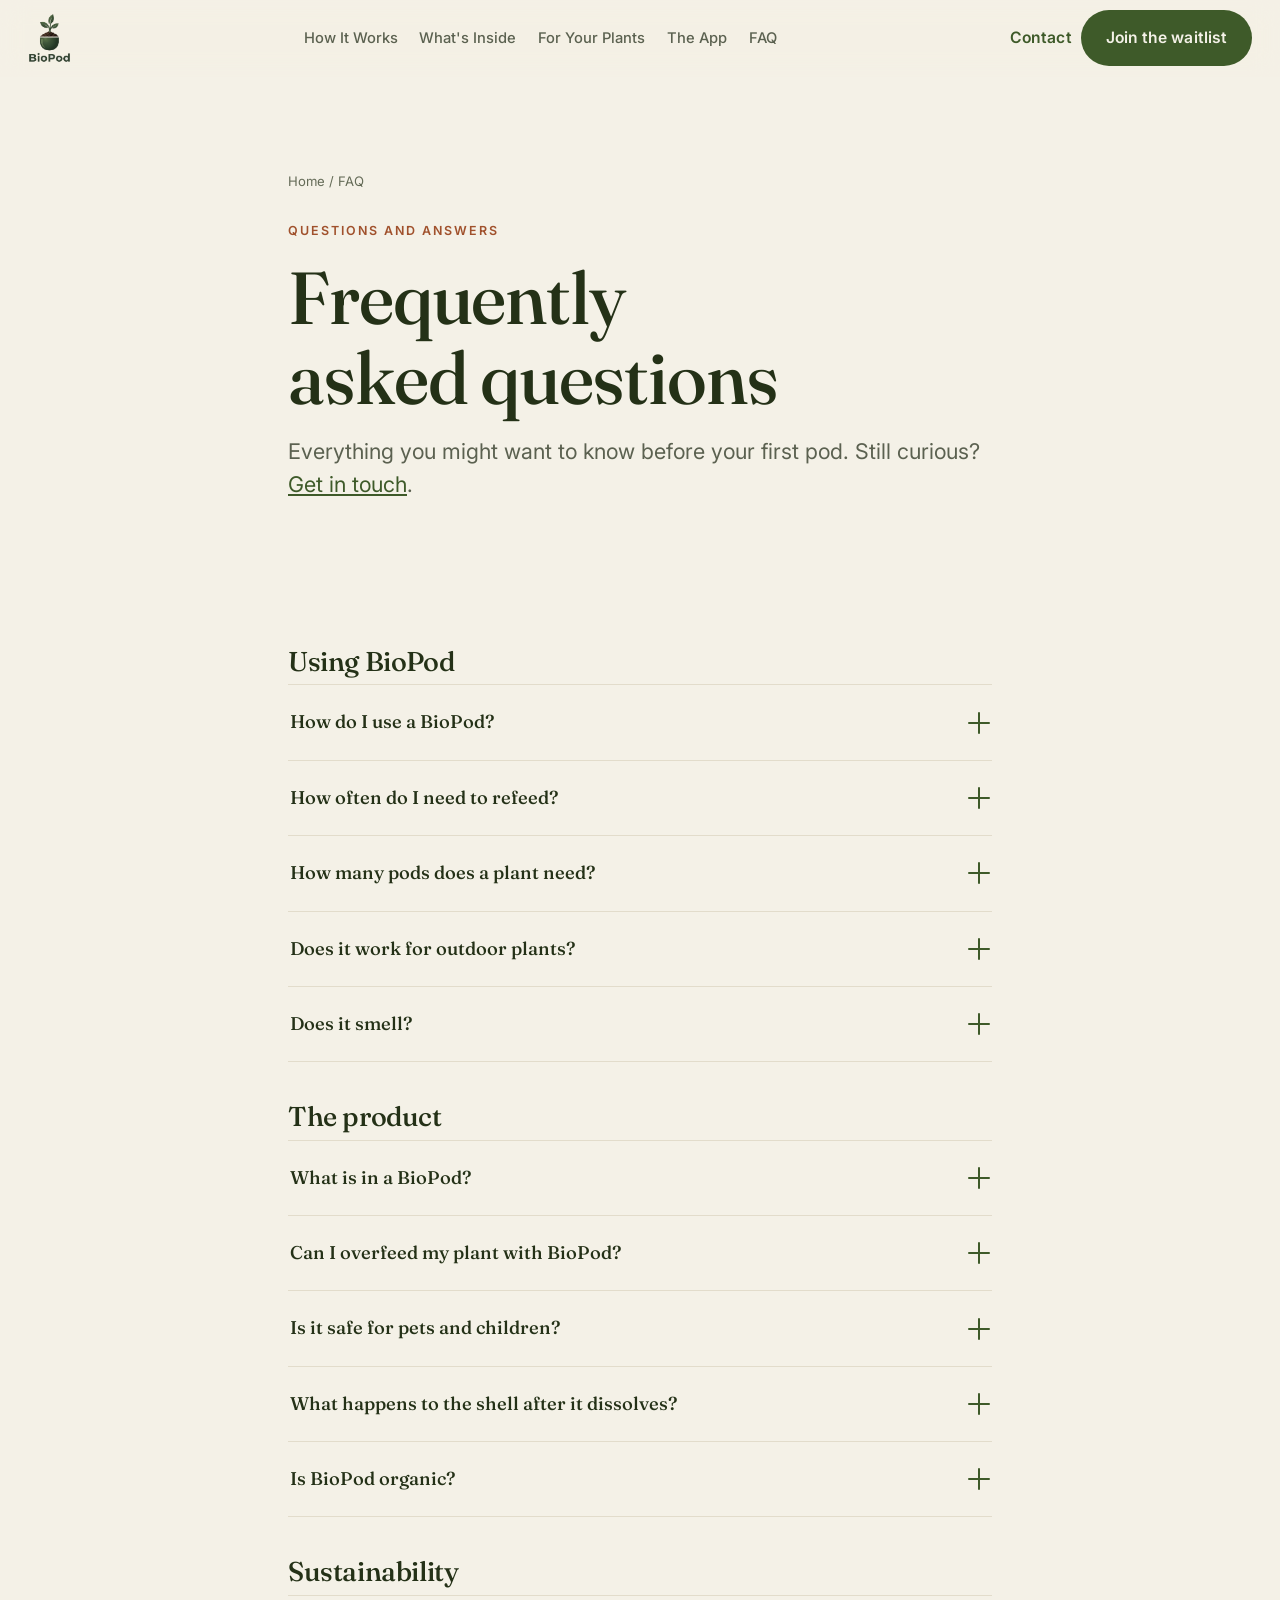
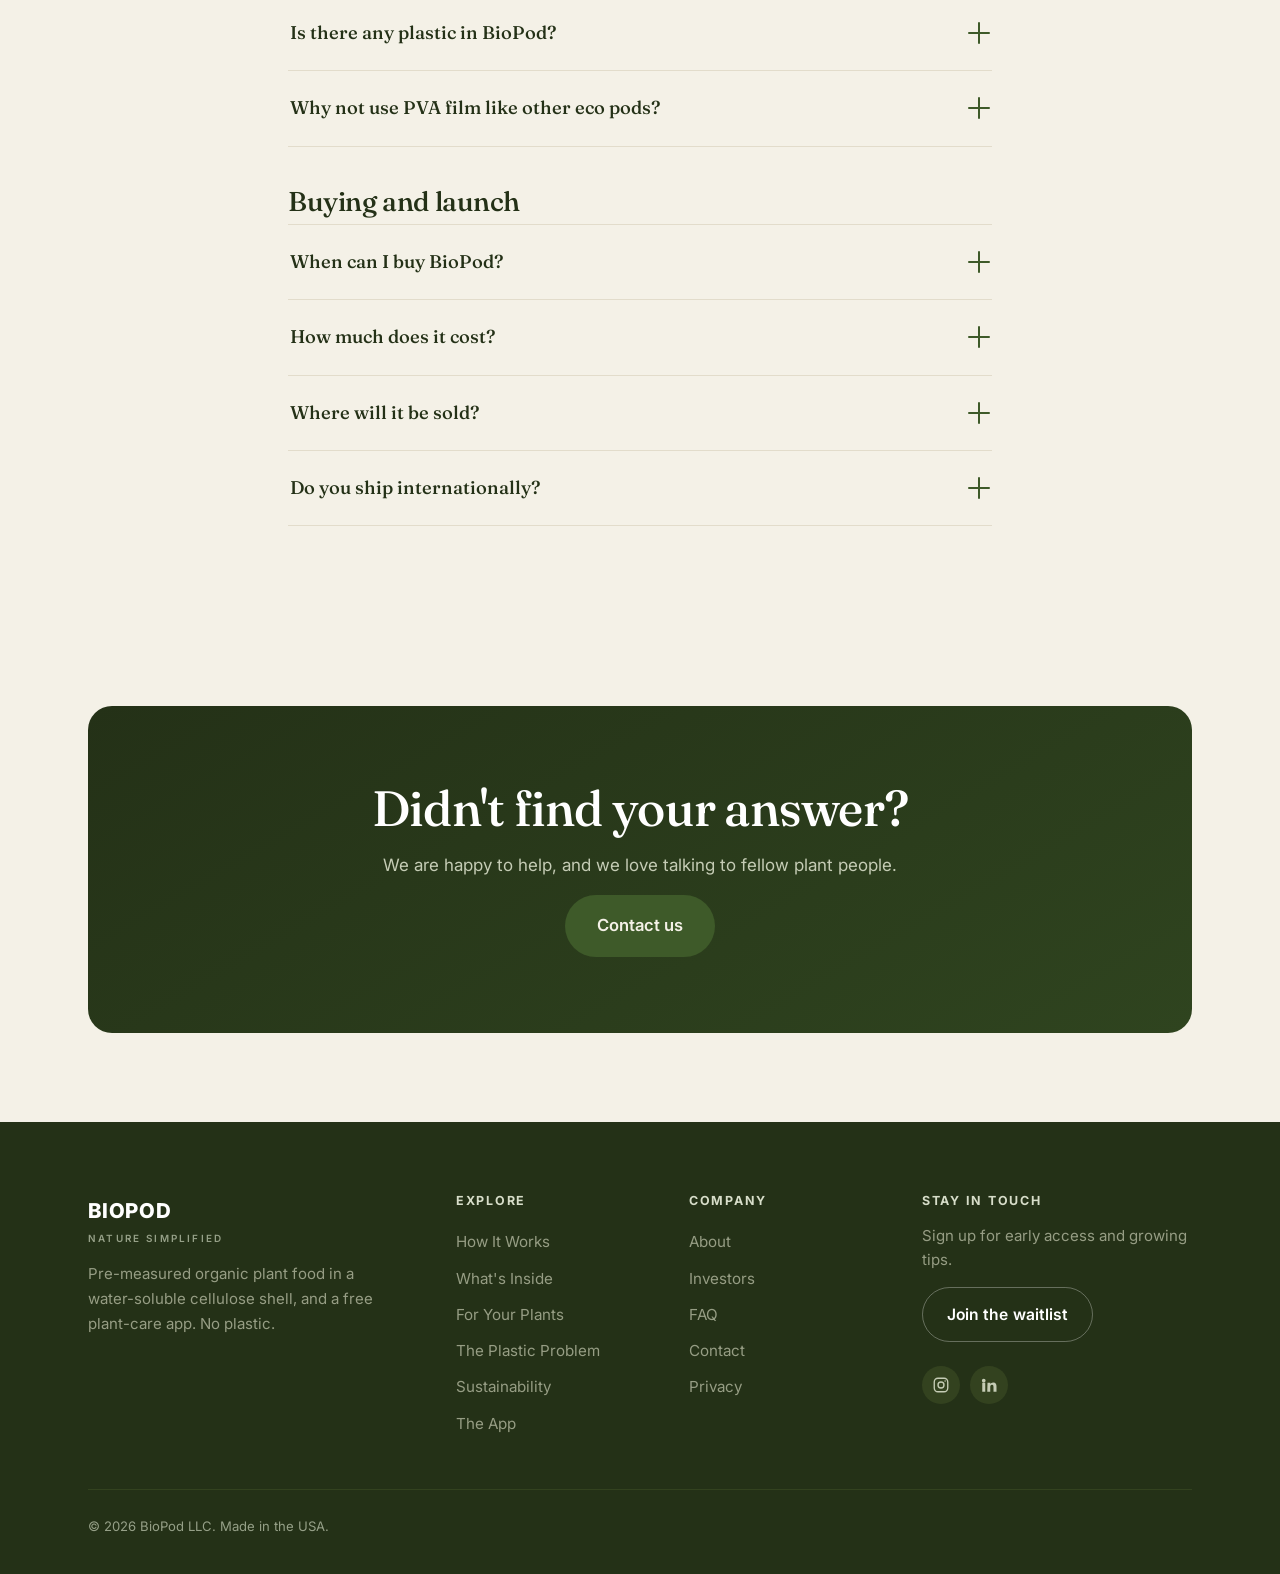
<file: website/faq.html>
<!DOCTYPE html>
<html lang="en">
<head>
  <meta charset="UTF-8" />
  <meta name="viewport" content="width=device-width, initial-scale=1.0" />
  <title>FAQ · BioPod</title>
  <link rel="canonical" href="https://biopodllc.com/faq" />
  <meta name="description" content="Dosing, ingredients, plastic, pets, outdoor use, and launch timing. Everything people ask us about BioPod." />
  <link rel="icon" href="favicon.ico?v=5" sizes="any" />
  <link rel="icon" type="image/png" href="assets/brand/favicon.png?v=5" />
  <link rel="apple-touch-icon" href="assets/brand/apple-touch-icon.png?v=5" />
  <meta property="og:title" content="FAQ · BioPod" />
  <meta property="og:description" content="Common questions about using BioPod, the product, sustainability, and launch." />
  <link rel="preconnect" href="https://fonts.googleapis.com" />
  <link rel="preconnect" href="https://fonts.gstatic.com" crossorigin />
  <link href="https://fonts.googleapis.com/css2?family=Fraunces:opsz,wght@9..144,400..600&family=Inter:wght@400;500;600;700&family=IBM+Plex+Mono:wght@400;500&display=swap" rel="stylesheet" />
  <link rel="stylesheet" href="assets/css/styles.css?v=7" />
</head>
<body>
  <a class="skip-link" href="#main">Skip to content</a>
  <header class="site-header">
    <div class="container nav">
      <a class="brand" href="index.html" aria-label="BioPod home"><img class="brand-logo" src="assets/brand/logo.png?v=2" alt="BioPod" width="49" height="50" /></a>
      <nav class="nav-links" aria-label="Primary">
        <a href="how-it-works.html">How It Works</a><a href="the-science.html">What's Inside</a><a href="for-your-plants.html">For Your Plants</a><a href="https://app.biopodllc.com" target="_blank" rel="noopener">The App</a><a href="faq.html">FAQ</a>
      </nav>
      <div class="nav-right"><a class="btn btn-text" href="contact.html">Contact</a><a class="btn btn-primary" href="index.html#waitlist">Join the waitlist</a></div>
      <button class="nav-toggle" aria-label="Open menu" aria-expanded="false" aria-controls="m-menu"><span></span><span></span><span></span></button>
    </div>
    <div class="mobile-menu" id="m-menu"><a href="how-it-works.html">How It Works</a><a href="the-science.html">What's Inside</a><a href="for-your-plants.html">For Your Plants</a><a href="https://app.biopodllc.com" target="_blank" rel="noopener">The App</a><a href="the-plastic-problem.html">The Plastic Problem</a><a href="sustainability.html">Sustainability</a><a href="about.html">About</a><a href="faq.html">FAQ</a><a href="investors.html">Investors</a><a href="contact.html">Contact</a><a class="btn btn-primary" href="index.html#waitlist">Join the waitlist</a></div>
  </header>

  <main id="main">
    <section class="page-hero">
      <div class="container narrow">
        <p class="breadcrumb"><a href="index.html">Home</a> / FAQ</p>
        <span class="eyebrow">Questions and answers</span>
        <h1>Frequently asked questions</h1>
        <p class="lead">Everything you might want to know before your first pod. Still curious? <a href="contact.html" style="color:var(--green-700);text-decoration:underline">Get in touch</a>.</p>
      </div>
    </section>

    <section class="section tight">
      <div class="container narrow">
        <h3 class="reveal" style="margin-bottom:.5rem">Using BioPod</h3>
        <div class="accordion reveal">
          <div class="acc-item"><button class="acc-q" aria-expanded="false">How do I use a BioPod?<span class="pm"></span></button><div class="acc-a"><div class="acc-a-inner">Place one pod at the base of your plant or just below the soil surface, then water as you normally would. The shell dissolves in 30 to 90 seconds and the compartments inside release into the root zone in stages over 4 to 6 weeks. It is the same method in a windowsill pot, a window box, or a patio planter.</div></div></div>
          <div class="acc-item"><button class="acc-q" aria-expanded="false">How often do I need to refeed?<span class="pm"></span></button><div class="acc-a"><div class="acc-a-inner">A pod feeds for 4 to 6 weeks depending on the size of the plant: about six weeks for a small plant, five for a medium one, and a large indoor plant takes two pods every four weeks. Outdoors in hot weather, check at four weeks. A 12-pack is twelve pods, roughly a dollar each, and about a year of feeding for one small plant.</div></div></div>
          <div class="acc-item"><button class="acc-q" aria-expanded="false">How many pods does a plant need?<span class="pm"></span></button><div class="acc-a"><div class="acc-a-inner">One pod per small or medium plant per feeding, two for a large indoor plant. In a window box or a big planter with several plants, place one pod near each plant.</div></div></div>
          <div class="acc-item"><button class="acc-q" aria-expanded="false">Does it work for outdoor plants?<span class="pm"></span></button><div class="acc-a"><div class="acc-a-inner">Yes. Balcony and patio pots, window boxes, planters and ornamentals all use the same pods and the same feeding by plant size, so nothing about the method changes when you step outside. Outdoor plants in hot weather feed a little faster, so check at four weeks rather than six.</div></div></div>
          <div class="acc-item"><button class="acc-q" aria-expanded="false">Does it smell?<span class="pm"></span></button><div class="acc-a"><div class="acc-a-inner">There are no dusty powders, no strong chemical smells, and no open bags of granular fertilizer. A pod goes into the soil and stays there.</div></div></div>
        </div>

        <h3 class="reveal" style="margin:2.5rem 0 .5rem">The product</h3>
        <div class="accordion reveal">
          <div class="acc-item"><button class="acc-q" aria-expanded="false">What is in a BioPod?<span class="pm"></span></button><div class="acc-a"><div class="acc-a-inner">Organic inputs: beneficial soil microbes (bacteria and fungi), sea kelp, humic acid, plant proteins for slow-release nitrogen, a balanced blend of nitrogen, phosphorus and potassium, and essential micronutrients such as calcium. Arranged in compartments that release in stages, inside a water-soluble cellulose cellulose shell. No synthetic fertilizers.</div></div></div>
          <div class="acc-item"><button class="acc-q" aria-expanded="false">Can I overfeed my plant with BioPod?<span class="pm"></span></button><div class="acc-a"><div class="acc-a-inner">It is very hard to. The organic blend releases gradually and there is no salt shock. Follow the plant-size guidance; extra pods will not make a plant grow faster.</div></div></div>
          <div class="acc-item"><button class="acc-q" aria-expanded="false">Is it safe for pets and children?<span class="pm"></span></button><div class="acc-a"><div class="acc-a-inner">As with any plant food, store it away from pets and children, and keep pets from digging in a freshly fed pot.</div></div></div>
          <div class="acc-item"><button class="acc-q" aria-expanded="false">What happens to the shell after it dissolves?<span class="pm"></span></button><div class="acc-a"><div class="acc-a-inner">The shell is water-soluble paper, cellulose fibre from FSC-sourced wood pulp. It dissolves in the soil within 30 to 90 seconds when watered, biodegrades fully, and leaves no residue. No plastic film, no PVA, no polymer coating.</div></div></div>
          <div class="acc-item"><button class="acc-q" aria-expanded="false">Is BioPod organic?<span class="pm"></span></button><div class="acc-a"><div class="acc-a-inner">Yes. Every input is organic and there are no synthetic fertilizers in the blend: beneficial soil microbes (bacteria and fungi), sea kelp, humic acid, plant proteins for slow-release nitrogen, a balanced blend of nitrogen, phosphorus and potassium, and essential micronutrients such as calcium.</div></div></div>
        </div>

        <h3 class="reveal" style="margin:2.5rem 0 .5rem">Sustainability</h3>
        <div class="accordion reveal">
          <div class="acc-item"><button class="acc-q" aria-expanded="false">Is there any plastic in BioPod?<span class="pm"></span></button><div class="acc-a"><div class="acc-a-inner">None. The shell is biodegradable cellulose. The packaging uses compostable materials. From the pod to the pouch, there is zero plastic.</div></div></div>
          <div class="acc-item"><button class="acc-q" aria-expanded="false">Why not use PVA film like other eco pods?<span class="pm"></span></button><div class="acc-a"><div class="acc-a-inner">PVA dissolves impressively, but it is still a synthetic, petroleum-derived polymer, and dissolving is not the same as biodegrading. The science on its full breakdown is still debated. Our founder is an environmental scientist; she chose paper, which is not part of that debate.</div></div></div>
        </div>

        <h3 class="reveal" style="margin:2.5rem 0 .5rem">Buying and launch</h3>
        <div class="accordion reveal">
          <div class="acc-item"><button class="acc-q" aria-expanded="false">When can I buy BioPod?<span class="pm"></span></button><div class="acc-a"><div class="acc-a-inner">Join the <a href="index.html#waitlist">waitlist</a> and you'll be first in line, with early access the moment BioPod is available.</div></div></div>
          <div class="acc-item"><button class="acc-q" aria-expanded="false">How much does it cost?<span class="pm"></span></button><div class="acc-a"><div class="acc-a-inner">We will share pricing when BioPod launches, and people on the waitlist hear first. Joining the waitlist is free.</div></div></div>
          <div class="acc-item"><button class="acc-q" aria-expanded="false">Where will it be sold?<span class="pm"></span></button><div class="acc-a"><div class="acc-a-inner">Direct to consumer through our website and at Louisiana farmers markets, with independent nursery and online marketplace listings to follow.</div></div></div>
          <div class="acc-item"><button class="acc-q" aria-expanded="false">Do you ship internationally?<span class="pm"></span></button><div class="acc-a"><div class="acc-a-inner">Not yet, initial distribution is U.S. domestic only.</div></div></div>
        </div>
      </div>
    </section>

    <section class="section tight">
      <div class="container">
        <div class="cta reveal"><h2>Didn't find your answer?</h2><p>We are happy to help, and we love talking to fellow plant people.</p><p class="mt-3"><a class="btn btn-primary btn-lg" href="contact.html">Contact us</a></p></div>
      </div>
    </section>
  </main>

  <footer class="site-footer">
    <div class="container">
      <div class="footer-grid">
        <div class="footer-about"><a class="brand" href="index.html" aria-label="BioPod home"><span><span class="brand-wordmark">BioPod</span><span class="tagline">Nature Simplified</span></span></a><p>Pre-measured organic plant food in a water-soluble cellulose shell, and a free plant-care app. No plastic.</p></div>
        <div><h4>Explore</h4><ul class="footer-links"><li><a href="how-it-works.html">How It Works</a></li><li><a href="the-science.html">What's Inside</a></li><li><a href="for-your-plants.html">For Your Plants</a></li><li><a href="the-plastic-problem.html">The Plastic Problem</a></li><li><a href="sustainability.html">Sustainability</a></li><li><a href="https://app.biopodllc.com" target="_blank" rel="noopener">The App</a></li></ul></div>
        <div><h4>Company</h4><ul class="footer-links"><li><a href="about.html">About</a></li><li><a href="investors.html">Investors</a></li><li><a href="faq.html">FAQ</a></li><li><a href="contact.html">Contact</a></li><li><a href="privacy.html">Privacy</a></li></ul></div>
        <div class="footer-cta"><h4>Stay in touch</h4><p>Sign up for early access and growing tips.</p><a class="btn btn-outline" href="index.html#waitlist">Join the waitlist</a><div class="socials mt-3"><a href="https://www.instagram.com/biopodllc/" target="_blank" rel="noopener" aria-label="BioPod on Instagram"><svg viewBox="0 0 24 24" fill="none" stroke="currentColor" stroke-width="1.8"><rect x="3" y="3" width="18" height="18" rx="5"/><circle cx="12" cy="12" r="4"/><circle cx="17.5" cy="6.5" r="1" fill="currentColor" stroke="none"/></svg></a><a href="https://www.linkedin.com/company/biopodllc" target="_blank" rel="noopener" aria-label="BioPod on LinkedIn"><svg viewBox="0 0 24 24" fill="currentColor"><path d="M4.98 3.5a2.5 2.5 0 1 1 0 5 2.5 2.5 0 0 1 0-5ZM3 9h4v12H3zM10 9h3.8v1.7h.05c.53-1 1.83-2.05 3.76-2.05C21.2 8.65 22 11 22 14.1V21h-4v-6.1c0-1.45-.03-3.3-2-3.3-2.01 0-2.32 1.57-2.32 3.2V21h-4z"/></svg></a></div></div>
      </div>
      <div class="footer-bottom"><span>&copy; <span data-year>2026</span> BioPod LLC. Made in the USA.</span></div>
    </div>
  </footer>
  <script src="assets/js/main.js?v=5" defer></script>
</body>
</html>
</file>
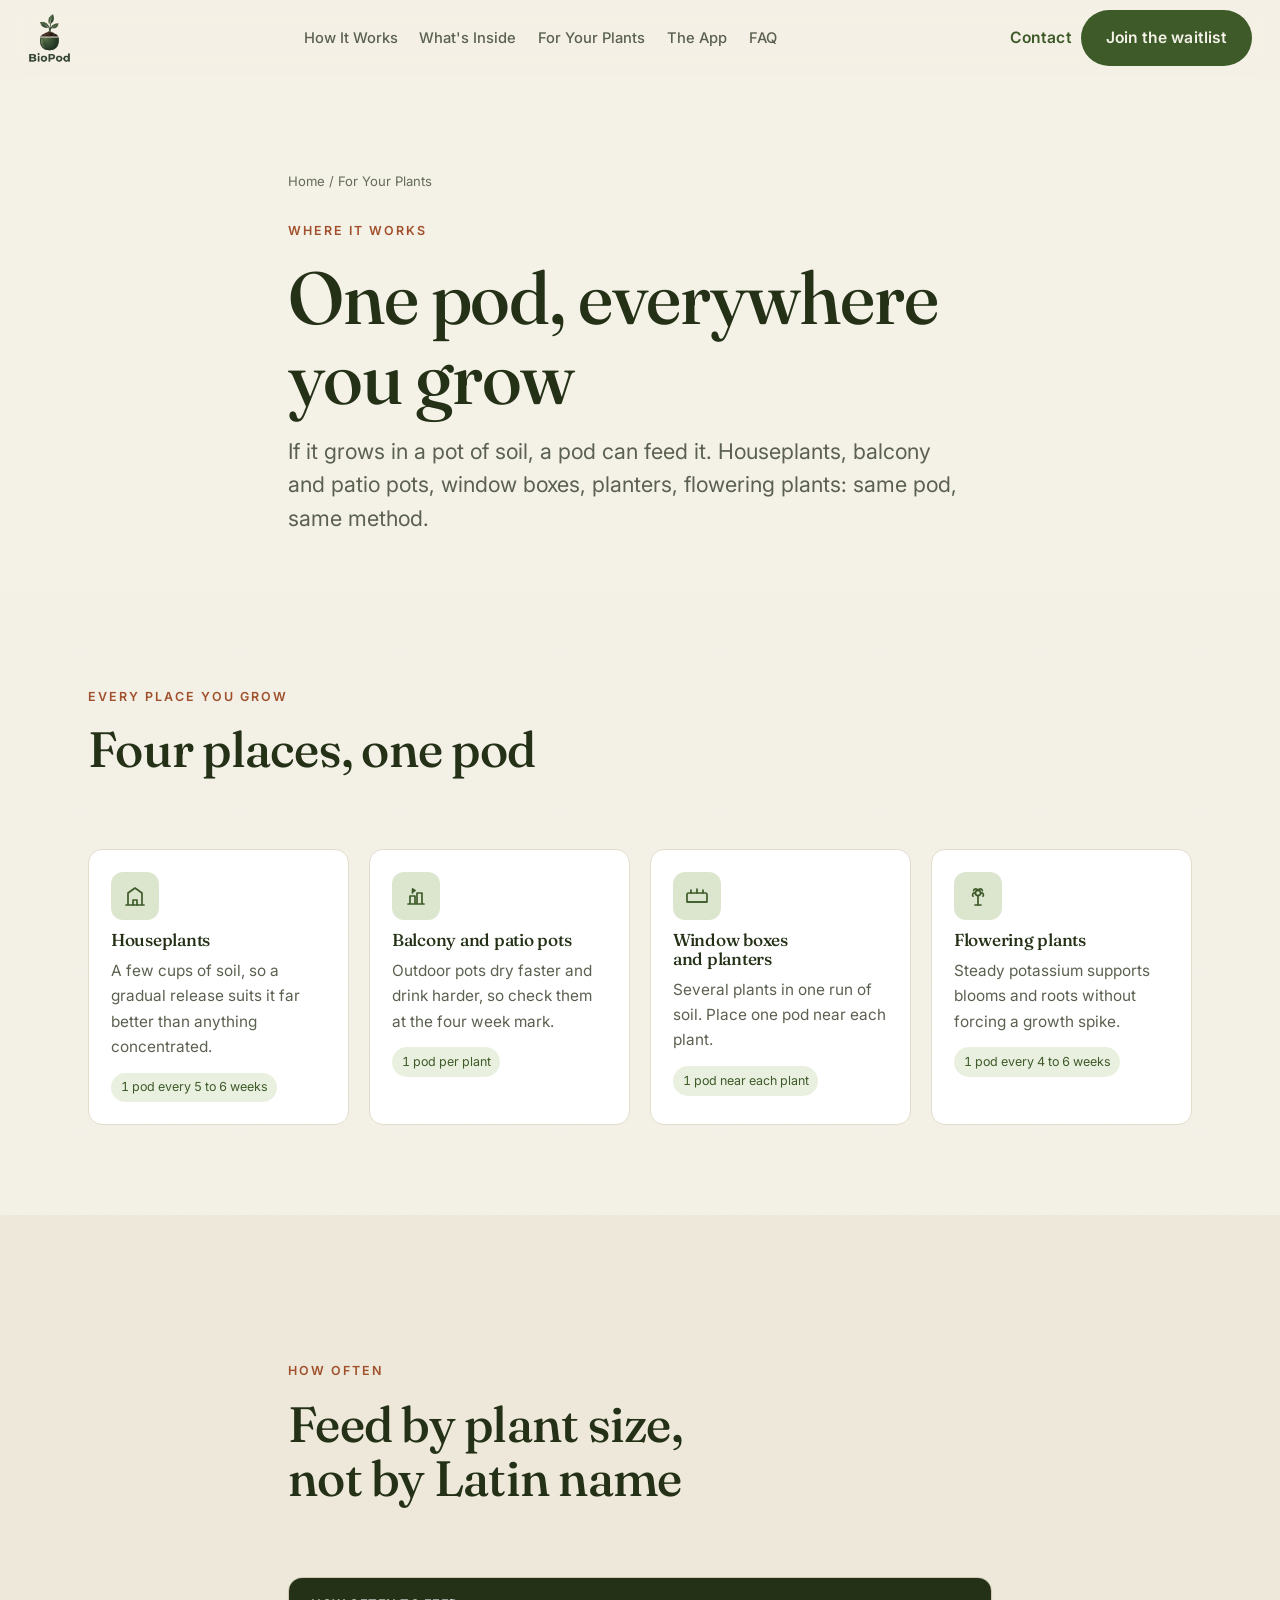
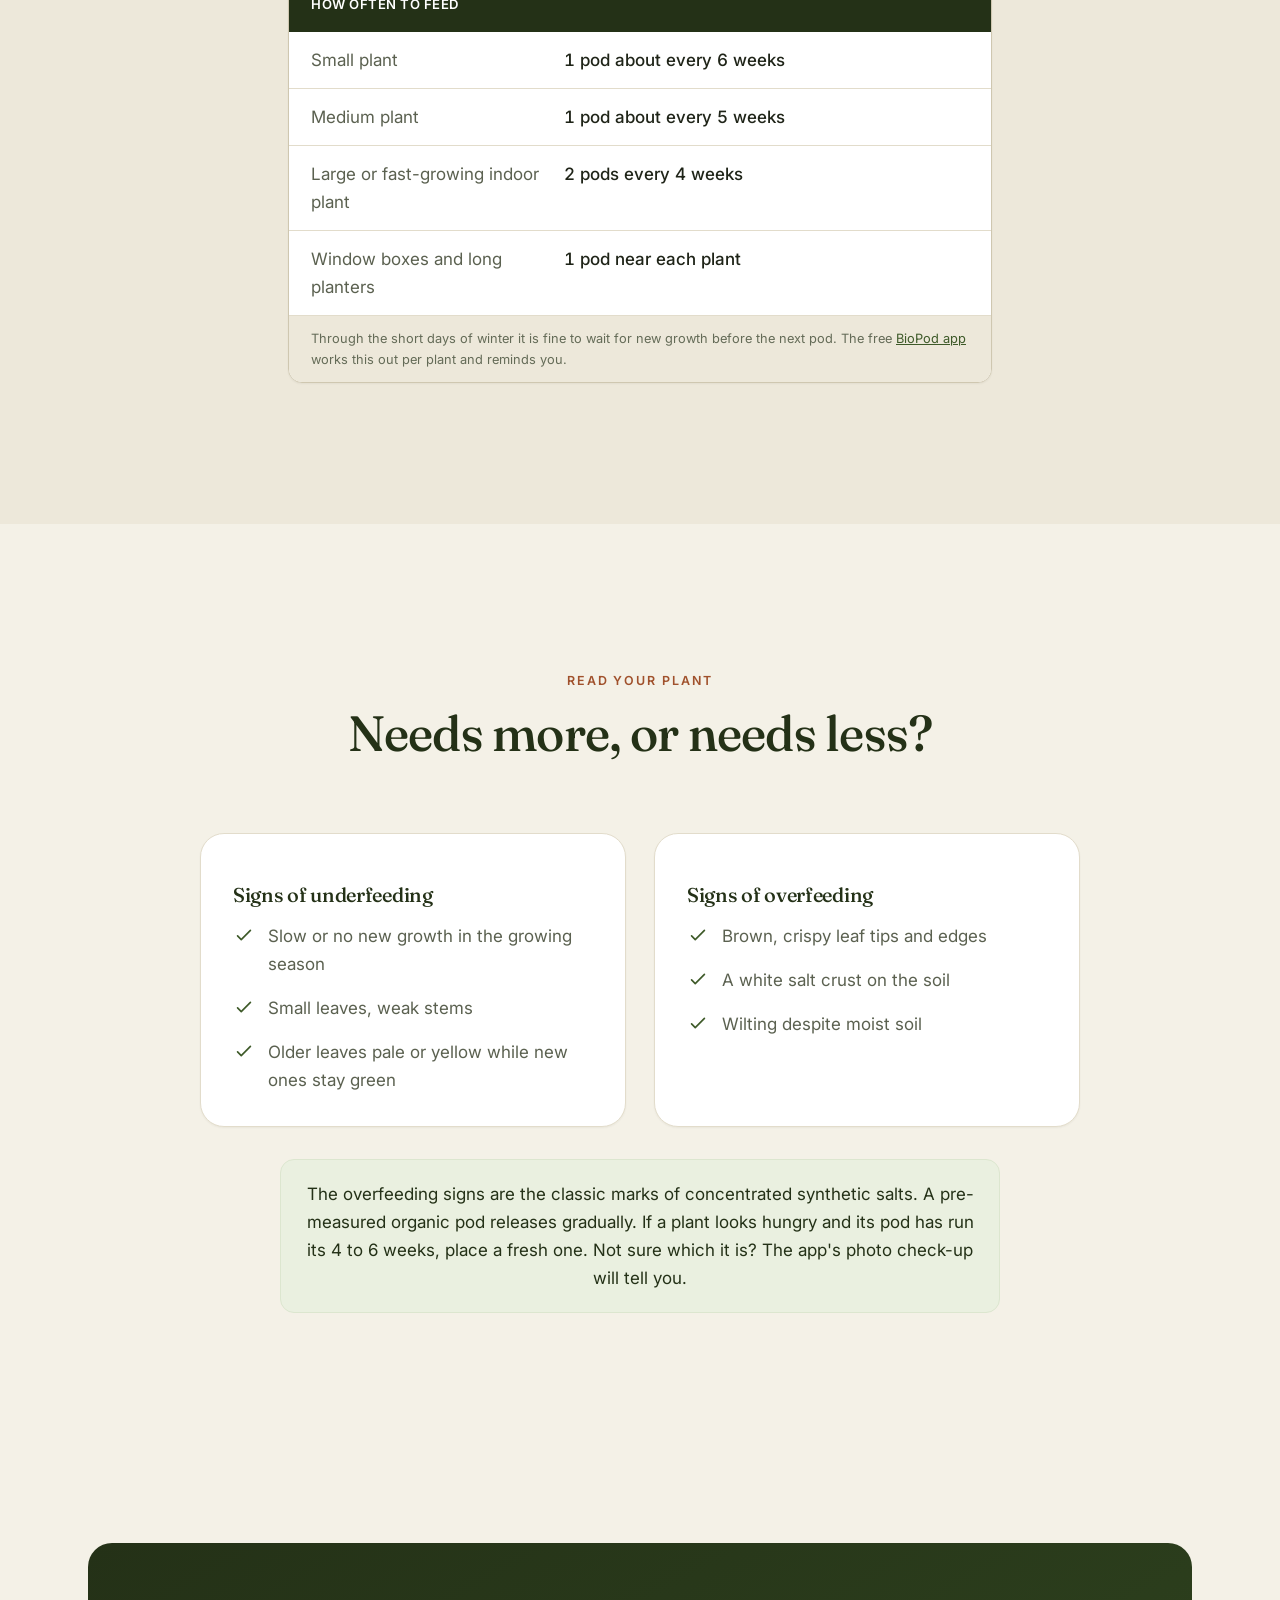
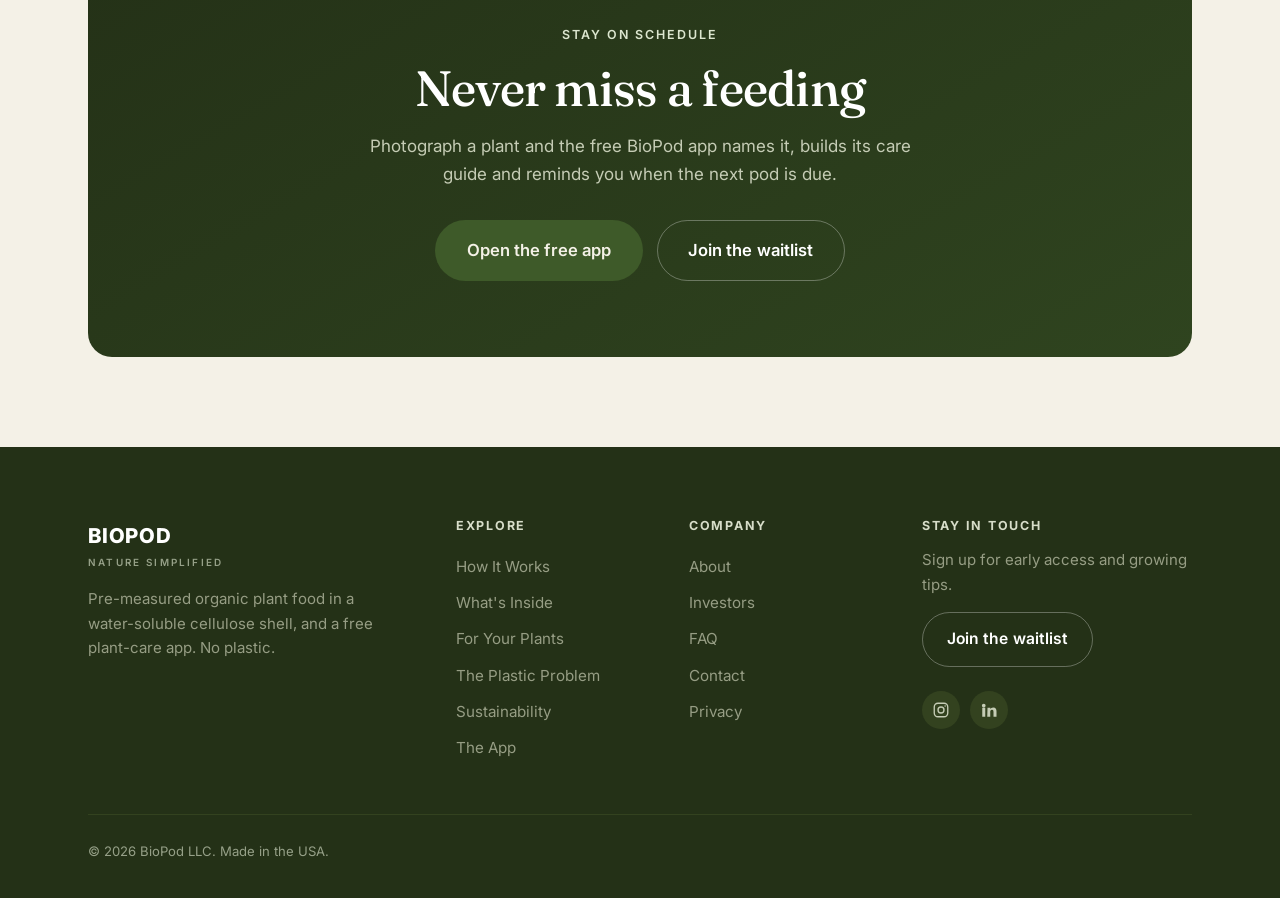
<file: website/for-your-plants.html>
<!DOCTYPE html>
<html lang="en">
<head>
  <meta charset="UTF-8" />
  <meta name="viewport" content="width=device-width, initial-scale=1.0" />
  <title>For Your Plants · BioPod</title>
  <link rel="canonical" href="https://biopodllc.com/for-your-plants" />
  <meta name="description" content="Houseplants, balcony pots, window boxes, planters and ornamentals. Where BioPod works, how often to feed, and how to read your plant." />
  <link rel="icon" href="favicon.ico?v=5" sizes="any" />
  <link rel="icon" type="image/png" href="assets/brand/favicon.png?v=5" />
  <link rel="apple-touch-icon" href="assets/brand/apple-touch-icon.png?v=5" />
  <meta property="og:title" content="For Your Plants · BioPod" />
  <meta property="og:description" content="One pod, everywhere you grow. Houseplants, balconies, window boxes and ornamentals." />
  <link rel="preconnect" href="https://fonts.googleapis.com" />
  <link rel="preconnect" href="https://fonts.gstatic.com" crossorigin />
  <link href="https://fonts.googleapis.com/css2?family=Fraunces:opsz,wght@9..144,400..600&family=Inter:wght@400;500;600;700&family=IBM+Plex+Mono:wght@400;500&display=swap" rel="stylesheet" />
  <link rel="stylesheet" href="assets/css/styles.css?v=7" />
</head>
<body>
  <a class="skip-link" href="#main">Skip to content</a>
  <header class="site-header">
    <div class="container nav">
      <a class="brand" href="index.html" aria-label="BioPod home"><img class="brand-logo" src="assets/brand/logo.png?v=2" alt="BioPod" width="49" height="50" /></a>
      <nav class="nav-links" aria-label="Primary">
        <a href="how-it-works.html">How It Works</a><a href="the-science.html">What's Inside</a><a href="for-your-plants.html">For Your Plants</a><a href="https://app.biopodllc.com" target="_blank" rel="noopener">The App</a><a href="faq.html">FAQ</a>
      </nav>
      <div class="nav-right"><a class="btn btn-text" href="contact.html">Contact</a><a class="btn btn-primary" href="index.html#waitlist">Join the waitlist</a></div>
      <button class="nav-toggle" aria-label="Open menu" aria-expanded="false" aria-controls="m-menu"><span></span><span></span><span></span></button>
    </div>
    <div class="mobile-menu" id="m-menu"><a href="how-it-works.html">How It Works</a><a href="the-science.html">What's Inside</a><a href="for-your-plants.html">For Your Plants</a><a href="https://app.biopodllc.com" target="_blank" rel="noopener">The App</a><a href="the-plastic-problem.html">The Plastic Problem</a><a href="sustainability.html">Sustainability</a><a href="about.html">About</a><a href="faq.html">FAQ</a><a href="investors.html">Investors</a><a href="contact.html">Contact</a><a class="btn btn-primary" href="index.html#waitlist">Join the waitlist</a></div>
  </header>

  <main id="main">
    <section class="page-hero">
      <div class="container narrow">
        <p class="breadcrumb"><a href="index.html">Home</a> / For Your Plants</p>
        <span class="eyebrow">Where it works</span>
        <h1>One pod, everywhere you grow</h1>
        <p class="lead">If it grows in a pot of soil, a pod can feed it. Houseplants, balcony and patio pots, window boxes, planters, flowering plants: same pod, same method.</p>
      </div>
    </section>

    <section class="section tight section--paper">
      <div class="container">
        <div class="section-head reveal"><span class="eyebrow">Every place you grow</span><h2>Four places, one pod</h2></div>
        <div class="contexts four reveal">
          <div class="context">
            <span class="icon-chip"><svg class="ico" viewBox="0 0 24 24"><path d="M3 21h18M5 21V9l7-5 7 5v12"/><path d="M10 21v-5h4v5"/></svg></span>
            <h3>Houseplants</h3>
            <p>A few cups of soil, so a gradual release suits it far better than anything concentrated.</p>
            <span class="dose">1 pod every 5 to 6 weeks</span>
          </div>
          <div class="context">
            <span class="icon-chip"><svg class="ico" viewBox="0 0 24 24"><path d="M4 20h16M6 20v-8h5v8M13 20v-11h5v11"/><path d="M8.5 9V5M8.5 5l2.5 1.5L8.5 8"/></svg></span>
            <h3>Balcony and patio pots</h3>
            <p>Outdoor pots dry faster and drink harder, so check them at the four week mark.</p>
            <span class="dose">1 pod per plant</span>
          </div>
          <div class="context">
            <span class="icon-chip"><svg class="ico" viewBox="0 0 24 24"><rect x="2" y="9" width="20" height="9" rx="1.5"/><path d="M6 9V6M12 9V5M18 9V6"/><path d="M2 18h20"/></svg></span>
            <h3>Window boxes and planters</h3>
            <p>Several plants in one run of soil. Place one pod near each plant.</p>
            <span class="dose">1 pod near each plant</span>
          </div>
          <div class="context">
            <span class="icon-chip"><svg class="ico" viewBox="0 0 24 24"><circle cx="12" cy="9" r="2.6"/><path d="M12 6.4c1.2-2.2 4-2 4.4.3M12 6.4C10.8 4.2 8 4.4 7.6 6.7M14.6 9c2.2-.6 3.6 1.6 2.4 3.2M9.4 9c-2.2-.6-3.6 1.6-2.4 3.2M12 11.6V21"/><path d="M9 21h6"/></svg></span>
            <h3>Flowering plants</h3>
            <p>Steady potassium supports blooms and roots without forcing a growth spike.</p>
            <span class="dose">1 pod every 4 to 6 weeks</span>
          </div>
        </div>
      </div>
    </section>

    <section class="section section--alt">
      <div class="container narrow">
        <div class="section-head reveal"><span class="eyebrow">How often</span><h2>Feed by plant size, not by Latin name</h2></div>
        <div class="spec reveal">
          <div class="spec-head">How often to feed</div>
          <div class="spec-row"><span class="k">Small plant</span><span class="v">1 pod about every 6 weeks</span></div>
          <div class="spec-row"><span class="k">Medium plant</span><span class="v">1 pod about every 5 weeks</span></div>
          <div class="spec-row"><span class="k">Large or fast-growing indoor plant</span><span class="v">2 pods every 4 weeks</span></div>
          <div class="spec-row"><span class="k">Window boxes and long planters</span><span class="v">1 pod near each plant</span></div>
                    <div class="spec-foot">Through the short days of winter it is fine to wait for new growth before the next pod. The free <a href="https://app.biopodllc.com" style="color:var(--green-700);text-decoration:underline">BioPod app</a> works this out per plant and reminds you.</div>
        </div>
      </div>
    </section>

    <section class="section">
      <div class="container">
        <div class="section-head center reveal"><span class="eyebrow">Read your plant</span><h2>Needs more, or needs less?</h2></div>
        <div class="grid cols-2" style="max-width:880px;margin-inline:auto">
          <div class="card reveal"><h3>Signs of underfeeding</h3><ul class="checklist" style="margin-top:1rem">
            <li><svg viewBox="0 0 24 24" fill="none" stroke="currentColor" stroke-linecap="round" stroke-linejoin="round"><path d="m5 13 4 4L19 7"/></svg><span>Slow or no new growth in the growing season</span></li>
            <li><svg viewBox="0 0 24 24" fill="none" stroke="currentColor" stroke-linecap="round" stroke-linejoin="round"><path d="m5 13 4 4L19 7"/></svg><span>Small leaves, weak stems</span></li>
            <li><svg viewBox="0 0 24 24" fill="none" stroke="currentColor" stroke-linecap="round" stroke-linejoin="round"><path d="m5 13 4 4L19 7"/></svg><span>Older leaves pale or yellow while new ones stay green</span></li>
          </ul></div>
          <div class="card reveal"><h3>Signs of overfeeding</h3><ul class="checklist" style="margin-top:1rem">
            <li><svg viewBox="0 0 24 24" fill="none" stroke="currentColor" stroke-linecap="round" stroke-linejoin="round"><path d="m5 13 4 4L19 7"/></svg><span>Brown, crispy leaf tips and edges</span></li>
            <li><svg viewBox="0 0 24 24" fill="none" stroke="currentColor" stroke-linecap="round" stroke-linejoin="round"><path d="m5 13 4 4L19 7"/></svg><span>A white salt crust on the soil</span></li>
            <li><svg viewBox="0 0 24 24" fill="none" stroke="currentColor" stroke-linecap="round" stroke-linejoin="round"><path d="m5 13 4 4L19 7"/></svg><span>Wilting despite moist soil</span></li>
          </ul></div>
        </div>
        <p class="note center reveal mt-4" style="max-width:720px;margin-inline:auto">The overfeeding signs are the classic marks of concentrated synthetic salts. A pre-measured organic pod releases gradually. If a plant looks hungry and its pod has run its 4 to 6 weeks, place a fresh one. Not sure which it is? The app's photo check-up will tell you.</p>
      </div>
    </section>

    <section class="section tight">
      <div class="container">
        <div class="cta reveal"><span class="eyebrow">Stay on schedule</span><h2>Never miss a feeding</h2><p>Photograph a plant and the free BioPod app names it, builds its care guide and reminds you when the next pod is due.</p><div class="hero-cta mt-4" style="justify-content:center"><a class="btn btn-primary btn-lg" href="https://app.biopodllc.com" target="_blank" rel="noopener">Open the free app</a><a class="btn btn-outline btn-lg" href="index.html#waitlist">Join the waitlist</a></div></div>
      </div>
    </section>
  </main>

  <footer class="site-footer">
    <div class="container">
      <div class="footer-grid">
        <div class="footer-about"><a class="brand" href="index.html" aria-label="BioPod home"><span><span class="brand-wordmark">BioPod</span><span class="tagline">Nature Simplified</span></span></a><p>Pre-measured organic plant food in a water-soluble cellulose shell, and a free plant-care app. No plastic.</p></div>
        <div><h4>Explore</h4><ul class="footer-links"><li><a href="how-it-works.html">How It Works</a></li><li><a href="the-science.html">What's Inside</a></li><li><a href="for-your-plants.html">For Your Plants</a></li><li><a href="the-plastic-problem.html">The Plastic Problem</a></li><li><a href="sustainability.html">Sustainability</a></li><li><a href="https://app.biopodllc.com" target="_blank" rel="noopener">The App</a></li></ul></div>
        <div><h4>Company</h4><ul class="footer-links"><li><a href="about.html">About</a></li><li><a href="investors.html">Investors</a></li><li><a href="faq.html">FAQ</a></li><li><a href="contact.html">Contact</a></li><li><a href="privacy.html">Privacy</a></li></ul></div>
        <div class="footer-cta"><h4>Stay in touch</h4><p>Sign up for early access and growing tips.</p><a class="btn btn-outline" href="index.html#waitlist">Join the waitlist</a><div class="socials mt-3"><a href="https://www.instagram.com/biopodllc/" target="_blank" rel="noopener" aria-label="BioPod on Instagram"><svg viewBox="0 0 24 24" fill="none" stroke="currentColor" stroke-width="1.8"><rect x="3" y="3" width="18" height="18" rx="5"/><circle cx="12" cy="12" r="4"/><circle cx="17.5" cy="6.5" r="1" fill="currentColor" stroke="none"/></svg></a><a href="https://www.linkedin.com/company/biopodllc" target="_blank" rel="noopener" aria-label="BioPod on LinkedIn"><svg viewBox="0 0 24 24" fill="currentColor"><path d="M4.98 3.5a2.5 2.5 0 1 1 0 5 2.5 2.5 0 0 1 0-5ZM3 9h4v12H3zM10 9h3.8v1.7h.05c.53-1 1.83-2.05 3.76-2.05C21.2 8.65 22 11 22 14.1V21h-4v-6.1c0-1.45-.03-3.3-2-3.3-2.01 0-2.32 1.57-2.32 3.2V21h-4z"/></svg></a></div></div>
      </div>
      <div class="footer-bottom"><span>&copy; <span data-year>2026</span> BioPod LLC. Made in the USA.</span></div>
    </div>
  </footer>
  <script src="assets/js/main.js?v=5" defer></script>
</body>
</html>
</file>
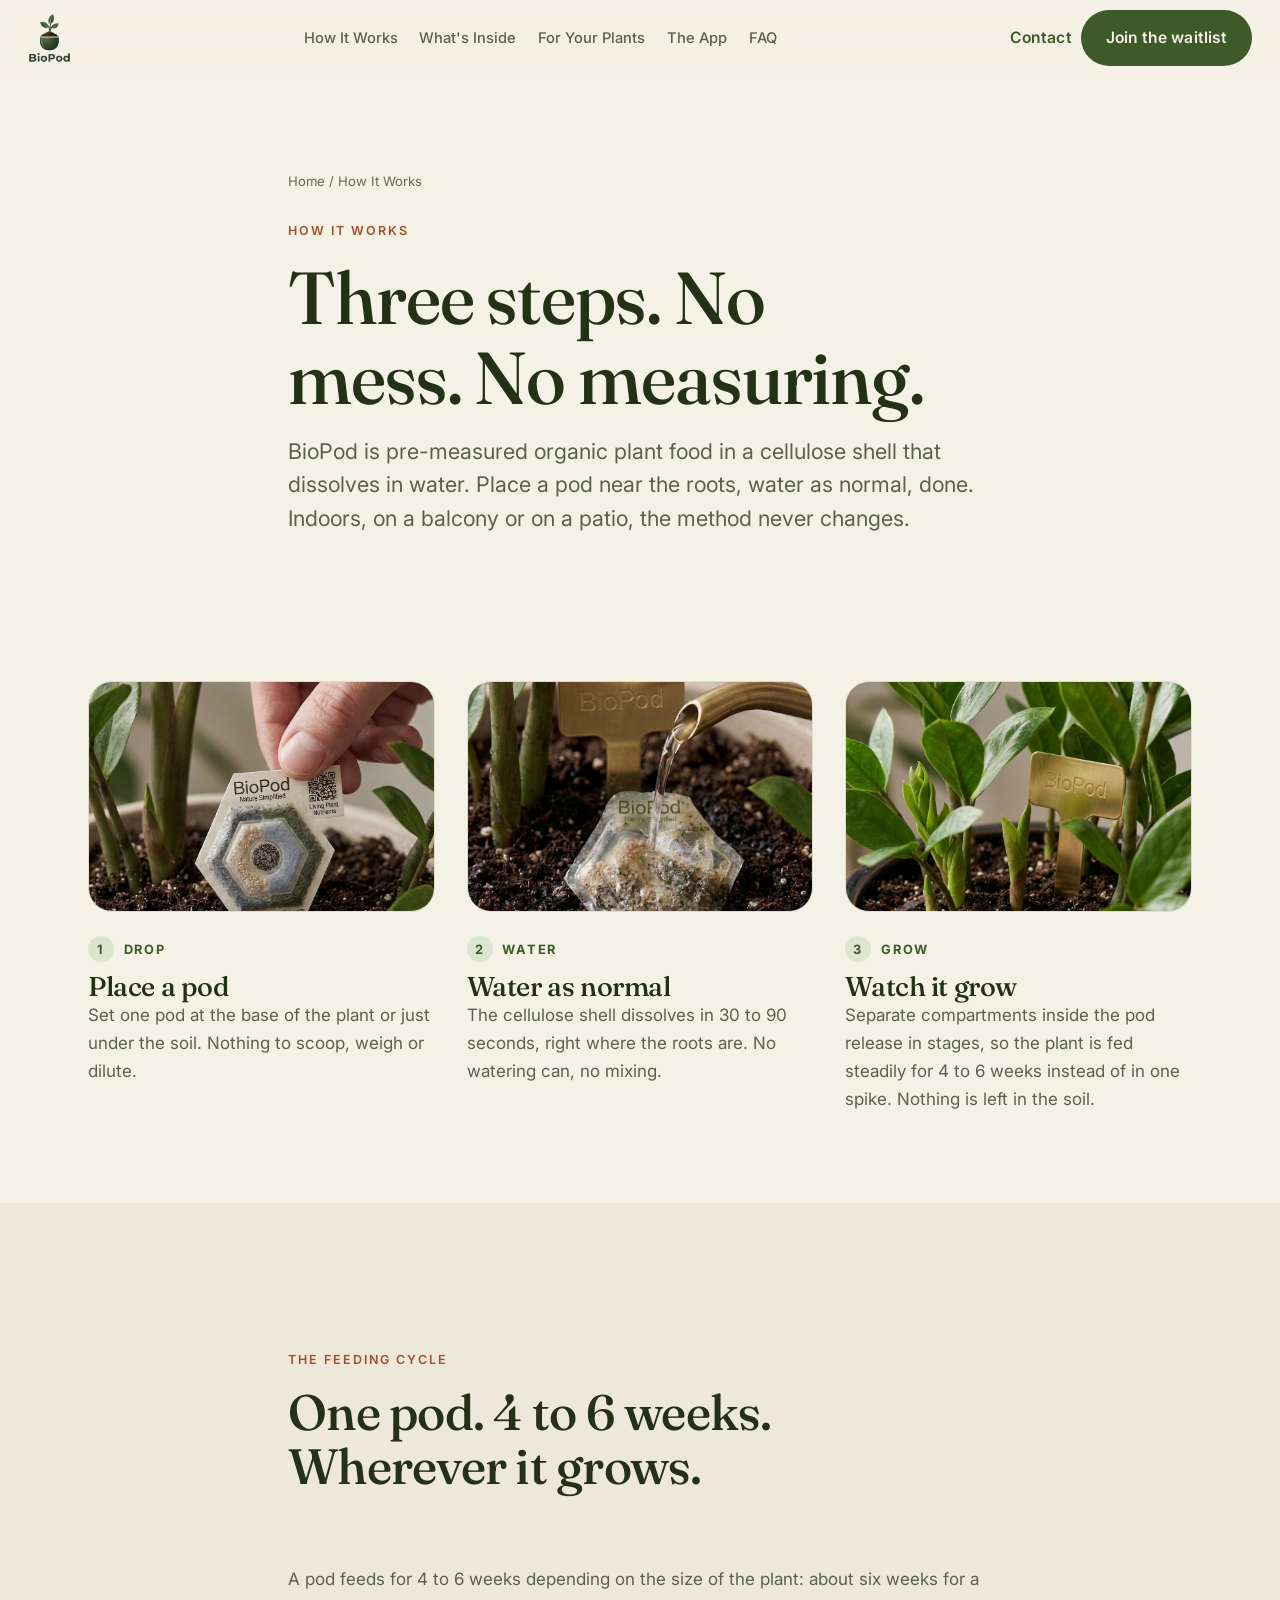
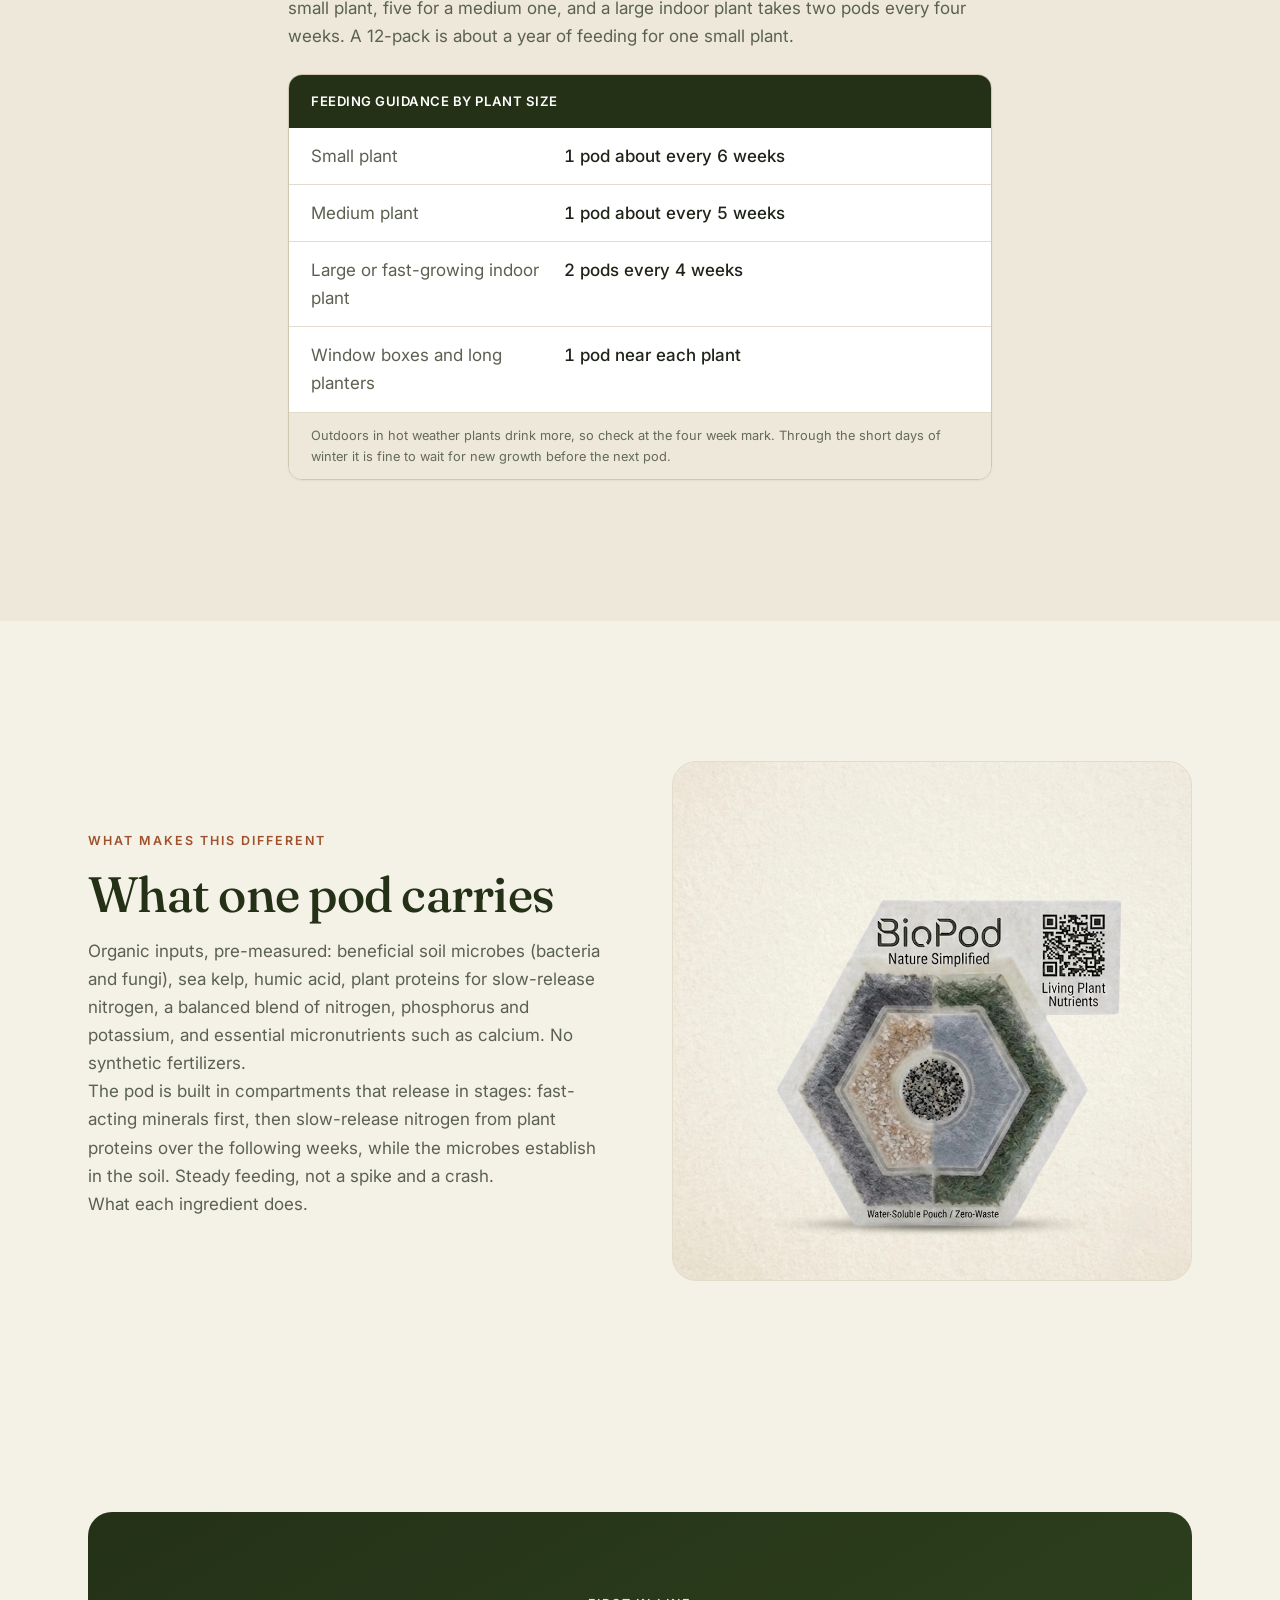
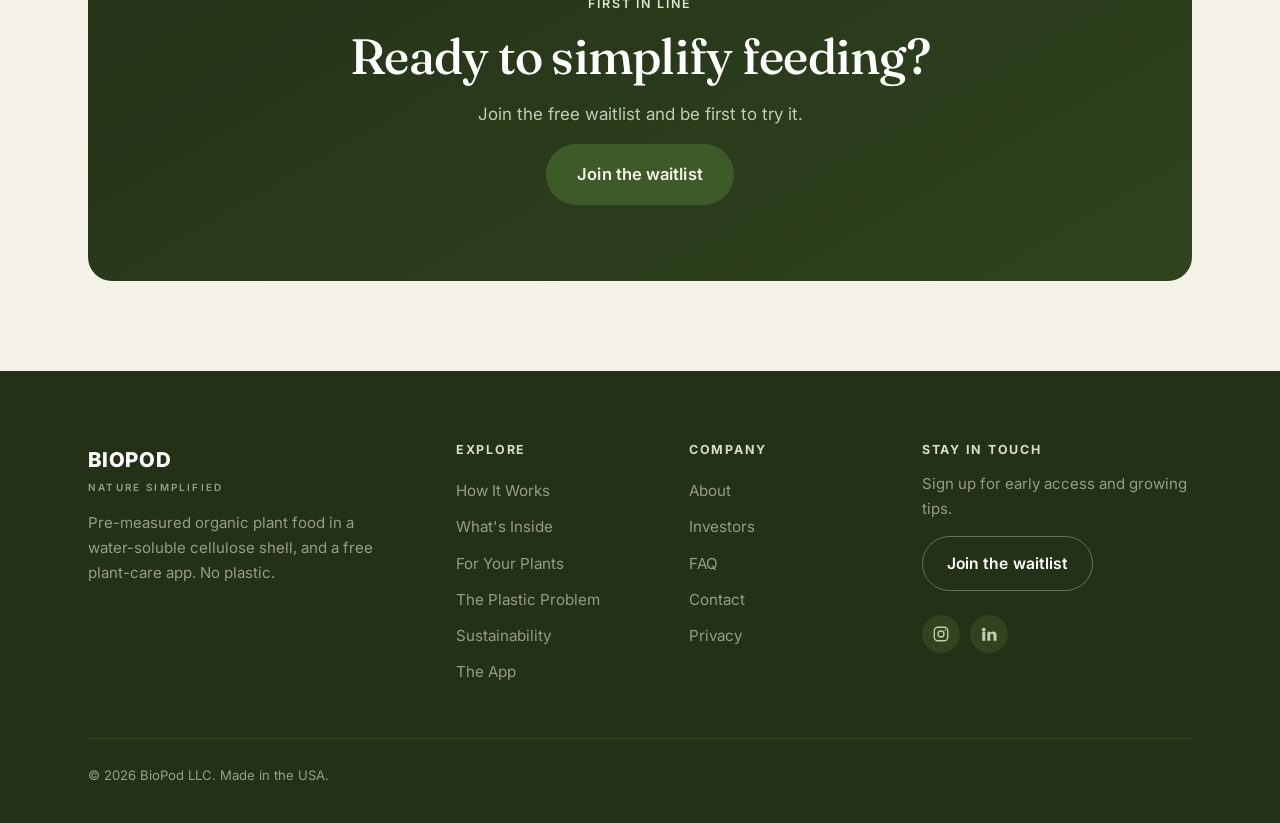
<file: website/how-it-works.html>
<!DOCTYPE html>
<html lang="en">
<head>
  <meta charset="UTF-8" />
  <meta name="viewport" content="width=device-width, initial-scale=1.0" />
  <title>How It Works · BioPod</title>
  <link rel="canonical" href="https://biopodllc.com/how-it-works" />
  <meta name="description" content="Place a pod, water as normal, done. The cellulose shell dissolves in 30 to 90 seconds and a pod feeds a potted plant for 4 to 6 weeks." />
  <link rel="icon" href="favicon.ico?v=5" sizes="any" />
  <link rel="icon" type="image/png" href="assets/brand/favicon.png?v=5" />
  <link rel="apple-touch-icon" href="assets/brand/apple-touch-icon.png?v=5" />
  <meta property="og:title" content="How It Works · BioPod" />
  <meta property="og:description" content="One pod replaces the entire measure-mix-apply routine. Drop it in, water as normal." />
  <link rel="preconnect" href="https://fonts.googleapis.com" />
  <link rel="preconnect" href="https://fonts.gstatic.com" crossorigin />
  <link href="https://fonts.googleapis.com/css2?family=Fraunces:opsz,wght@9..144,400..600&family=Inter:wght@400;500;600;700&family=IBM+Plex+Mono:wght@400;500&display=swap" rel="stylesheet" />
  <link rel="stylesheet" href="assets/css/styles.css?v=7" />
</head>
<body>
  <a class="skip-link" href="#main">Skip to content</a>
  <header class="site-header">
    <div class="container nav">
      <a class="brand" href="index.html" aria-label="BioPod home"><img class="brand-logo" src="assets/brand/logo.png?v=2" alt="BioPod" width="49" height="50" /></a>
      <nav class="nav-links" aria-label="Primary">
        <a href="how-it-works.html">How It Works</a><a href="the-science.html">What's Inside</a><a href="for-your-plants.html">For Your Plants</a><a href="https://app.biopodllc.com" target="_blank" rel="noopener">The App</a><a href="faq.html">FAQ</a>
      </nav>
      <div class="nav-right"><a class="btn btn-text" href="contact.html">Contact</a><a class="btn btn-primary" href="index.html#waitlist">Join the waitlist</a></div>
      <button class="nav-toggle" aria-label="Open menu" aria-expanded="false" aria-controls="m-menu"><span></span><span></span><span></span></button>
    </div>
    <div class="mobile-menu" id="m-menu"><a href="how-it-works.html">How It Works</a><a href="the-science.html">What's Inside</a><a href="for-your-plants.html">For Your Plants</a><a href="https://app.biopodllc.com" target="_blank" rel="noopener">The App</a><a href="the-plastic-problem.html">The Plastic Problem</a><a href="sustainability.html">Sustainability</a><a href="about.html">About</a><a href="faq.html">FAQ</a><a href="investors.html">Investors</a><a href="contact.html">Contact</a><a class="btn btn-primary" href="index.html#waitlist">Join the waitlist</a></div>
  </header>

  <main id="main">
    <section class="page-hero">
      <div class="container narrow">
        <p class="breadcrumb"><a href="index.html">Home</a> / How It Works</p>
        <span class="eyebrow">How it works</span>
        <h1>Three steps. No mess. No measuring.</h1>
        <p class="lead">BioPod is pre-measured organic plant food in a cellulose shell that dissolves in water. Place a pod near the roots, water as normal, done. Indoors, on a balcony or on a patio, the method never changes.</p>
      </div>
    </section>

    <section class="section tight">
      <div class="container">
        <div class="steps">
          <div class="step reveal"><figure class="photo ar-landscape"><img src="assets/photos/step-1-drop.jpg?v=3" alt="A BioPod pod resting on the soil at the base of a plant" width="900" height="600" loading="lazy" /></figure><span class="step-k"><span class="n">1</span> Drop</span><h3>Place a pod</h3><p>Set one pod at the base of the plant or just under the soil. Nothing to scoop, weigh or dilute.</p></div>
          <div class="step reveal"><figure class="photo ar-landscape"><img src="assets/photos/step-2-water.jpg?v=3" alt="Water poured over a BioPod pod as its shell begins to wet" width="900" height="600" loading="lazy" /></figure><span class="step-k"><span class="n">2</span> Water</span><h3>Water as normal</h3><p>The cellulose shell dissolves in 30 to 90 seconds, right where the roots are. No watering can, no mixing.</p></div>
          <div class="step reveal"><figure class="photo ar-landscape"><img src="assets/photos/step-3-grow.jpg?v=3" alt="A healthy, thriving plant" width="900" height="600" loading="lazy" /></figure><span class="step-k"><span class="n">3</span> Grow</span><h3>Watch it grow</h3><p>Separate compartments inside the pod release in stages, so the plant is fed steadily for 4 to 6 weeks instead of in one spike. Nothing is left in the soil.</p></div>
        </div>
      </div>
    </section>

    <section class="section section--alt">
      <div class="container narrow">
        <div class="section-head reveal"><span class="eyebrow">The feeding cycle</span><h2>One pod. 4 to 6 weeks. Wherever it grows.</h2></div>
        <div class="prose reveal">
          <p>A pod feeds for 4 to 6 weeks depending on the size of the plant: about six weeks for a small plant, five for a medium one, and a large indoor plant takes two pods every four weeks. A 12-pack is about a year of feeding for one small plant.</p>
        </div>
        <div class="spec reveal mt-3">
          <div class="spec-head">Feeding guidance by plant size</div>
          <div class="spec-row"><span class="k">Small plant</span><span class="v">1 pod about every 6 weeks</span></div>
          <div class="spec-row"><span class="k">Medium plant</span><span class="v">1 pod about every 5 weeks</span></div>
          <div class="spec-row"><span class="k">Large or fast-growing indoor plant</span><span class="v">2 pods every 4 weeks</span></div>
          <div class="spec-row"><span class="k">Window boxes and long planters</span><span class="v">1 pod near each plant</span></div>
                    <div class="spec-foot">Outdoors in hot weather plants drink more, so check at the four week mark. Through the short days of winter it is fine to wait for new growth before the next pod.</div>
        </div>
      </div>
    </section>

    <section class="section">
      <div class="container split">
        <div class="reveal">
          <span class="eyebrow">What makes this different</span>
          <h2>What one pod carries</h2>
          <p class="mt-2">Organic inputs, pre-measured: beneficial soil microbes (bacteria and fungi), sea kelp, humic acid, plant proteins for slow-release nitrogen, a balanced blend of nitrogen, phosphorus and potassium, and essential micronutrients such as calcium. No synthetic fertilizers.</p>
          <p>The pod is built in compartments that release in stages: fast-acting minerals first, then slow-release nitrogen from plant proteins over the following weeks, while the microbes establish in the soil. Steady feeding, not a spike and a crash.</p>
          <p><a href="the-science.html">What each ingredient does</a>.</p>
        </div>
        <figure class="photo ar-square reveal"><img src="assets/photos/inside-pod-editorial.jpg?v=3" alt="A BioPod pod with its label, showing the compartments inside" width="992" height="1087" loading="lazy" /></figure>
      </div>
    </section>

    <section class="section tight">
      <div class="container">
        <div class="cta reveal"><span class="eyebrow">First in line</span><h2>Ready to simplify feeding?</h2><p>Join the free waitlist and be first to try it.</p><p class="mt-3"><a class="btn btn-primary btn-lg" href="index.html#waitlist">Join the waitlist</a></p></div>
      </div>
    </section>
  </main>

  <footer class="site-footer">
    <div class="container">
      <div class="footer-grid">
        <div class="footer-about"><a class="brand" href="index.html" aria-label="BioPod home"><span><span class="brand-wordmark">BioPod</span><span class="tagline">Nature Simplified</span></span></a><p>Pre-measured organic plant food in a water-soluble cellulose shell, and a free plant-care app. No plastic.</p></div>
        <div><h4>Explore</h4><ul class="footer-links"><li><a href="how-it-works.html">How It Works</a></li><li><a href="the-science.html">What's Inside</a></li><li><a href="for-your-plants.html">For Your Plants</a></li><li><a href="the-plastic-problem.html">The Plastic Problem</a></li><li><a href="sustainability.html">Sustainability</a></li><li><a href="https://app.biopodllc.com" target="_blank" rel="noopener">The App</a></li></ul></div>
        <div><h4>Company</h4><ul class="footer-links"><li><a href="about.html">About</a></li><li><a href="investors.html">Investors</a></li><li><a href="faq.html">FAQ</a></li><li><a href="contact.html">Contact</a></li><li><a href="privacy.html">Privacy</a></li></ul></div>
        <div class="footer-cta"><h4>Stay in touch</h4><p>Sign up for early access and growing tips.</p><a class="btn btn-outline" href="index.html#waitlist">Join the waitlist</a><div class="socials mt-3"><a href="https://www.instagram.com/biopodllc/" target="_blank" rel="noopener" aria-label="BioPod on Instagram"><svg viewBox="0 0 24 24" fill="none" stroke="currentColor" stroke-width="1.8"><rect x="3" y="3" width="18" height="18" rx="5"/><circle cx="12" cy="12" r="4"/><circle cx="17.5" cy="6.5" r="1" fill="currentColor" stroke="none"/></svg></a><a href="https://www.linkedin.com/company/biopodllc" target="_blank" rel="noopener" aria-label="BioPod on LinkedIn"><svg viewBox="0 0 24 24" fill="currentColor"><path d="M4.98 3.5a2.5 2.5 0 1 1 0 5 2.5 2.5 0 0 1 0-5ZM3 9h4v12H3zM10 9h3.8v1.7h.05c.53-1 1.83-2.05 3.76-2.05C21.2 8.65 22 11 22 14.1V21h-4v-6.1c0-1.45-.03-3.3-2-3.3-2.01 0-2.32 1.57-2.32 3.2V21h-4z"/></svg></a></div></div>
      </div>
      <div class="footer-bottom"><span>&copy; <span data-year>2026</span> BioPod LLC. Made in the USA.</span></div>
    </div>
  </footer>
  <script src="assets/js/main.js?v=5" defer></script>
</body>
</html>
</file>
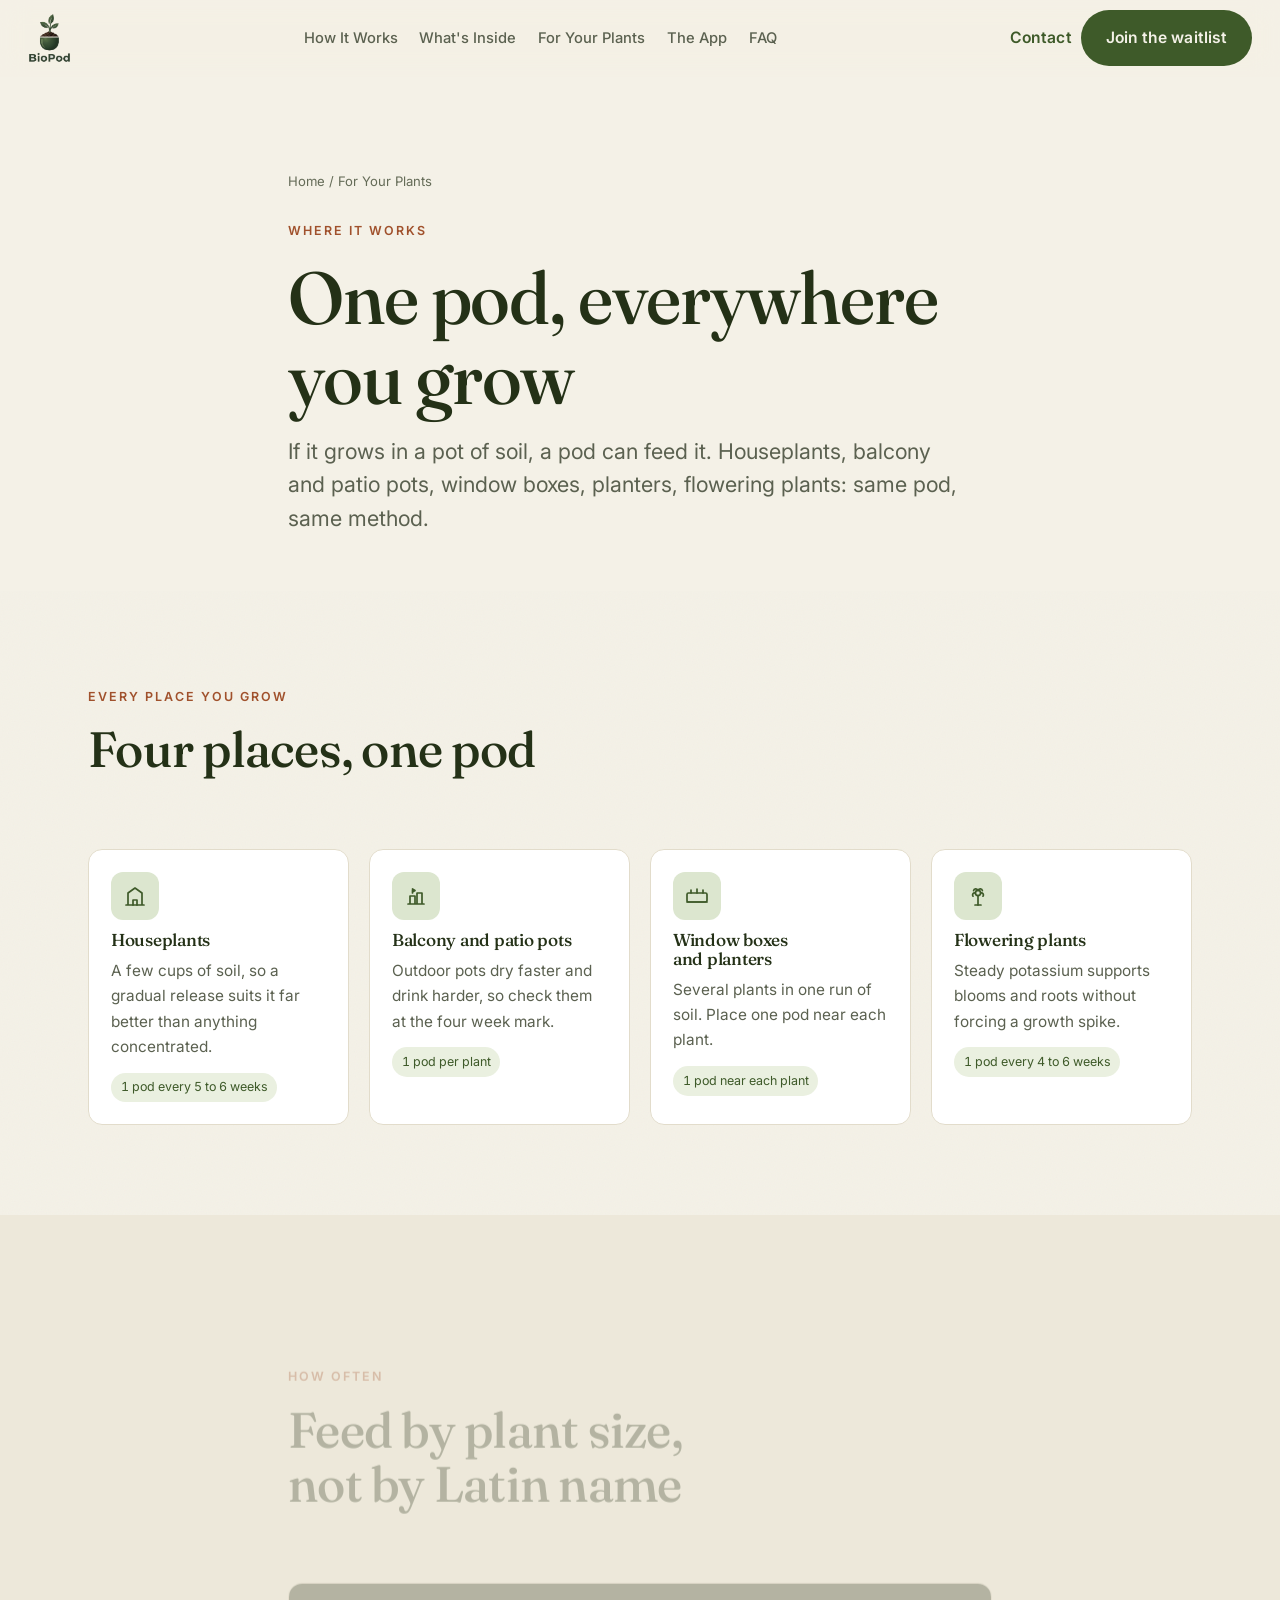
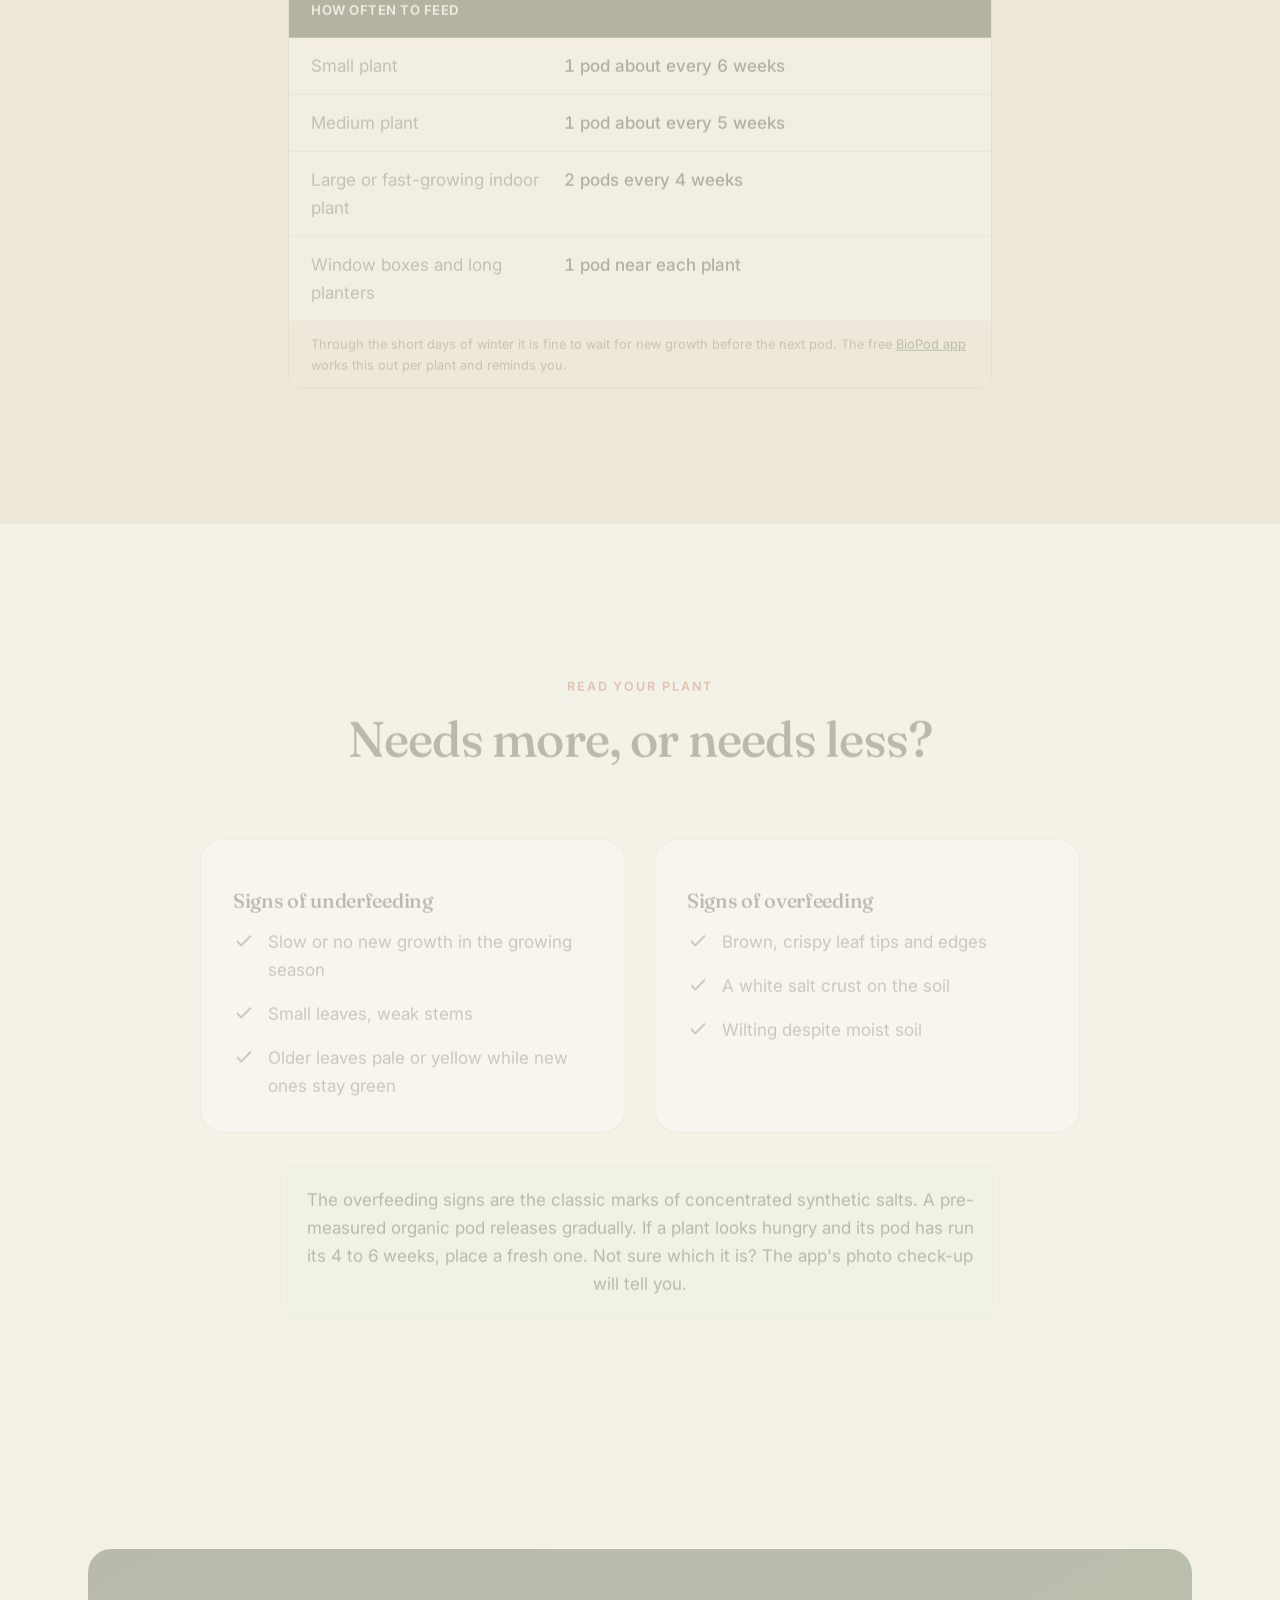
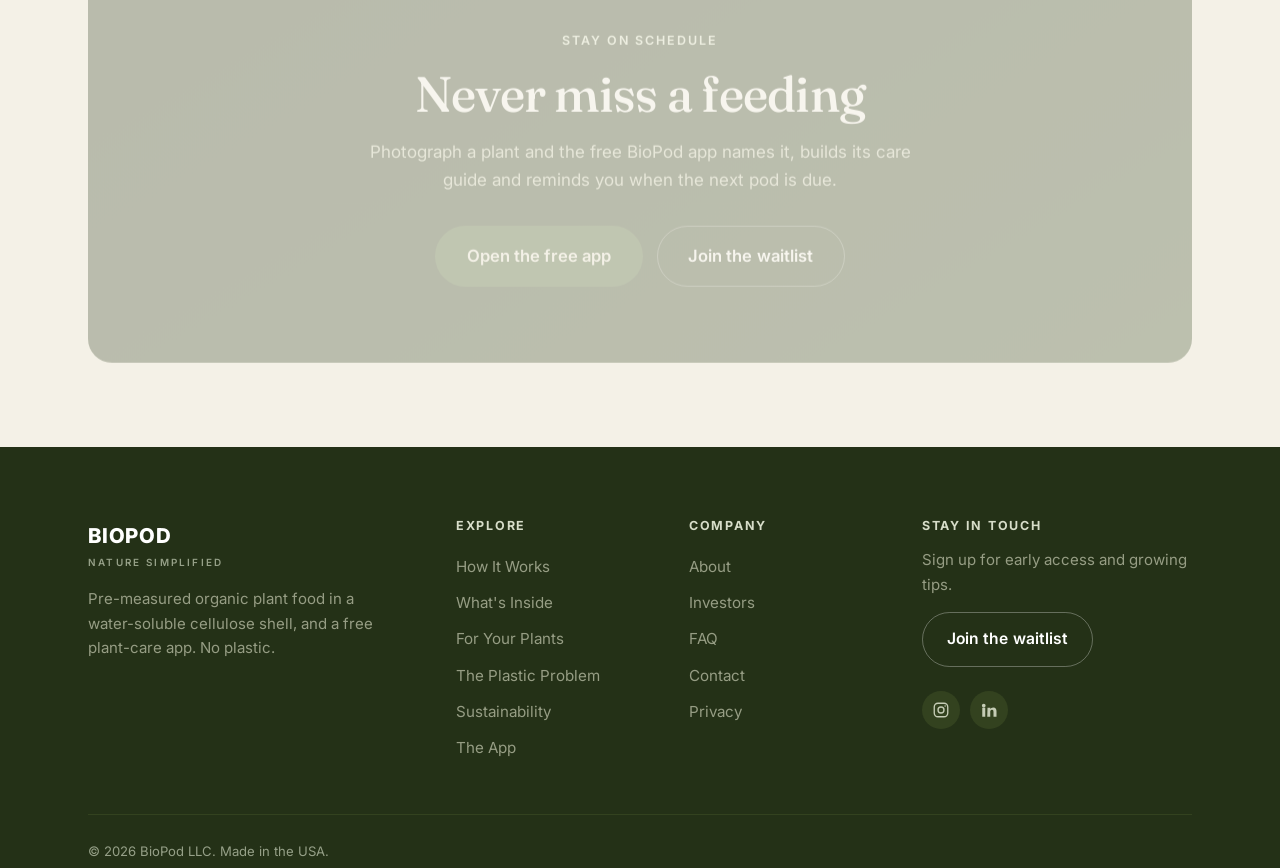
<file: website/indoor-plants.html>
<!DOCTYPE html>
<html lang="en">
<head>
  <meta charset="UTF-8" />
  <title>For Your Plants · BioPod</title>
  <link rel="canonical" href="https://biopodllc.com/for-your-plants" />
  <meta name="robots" content="noindex,follow" />
  <meta http-equiv="refresh" content="0; url=for-your-plants.html" />
</head>
<body>
  <p>This page has moved to <a href="for-your-plants.html">For Your Plants</a>.</p>
</body>
</html>
</file>
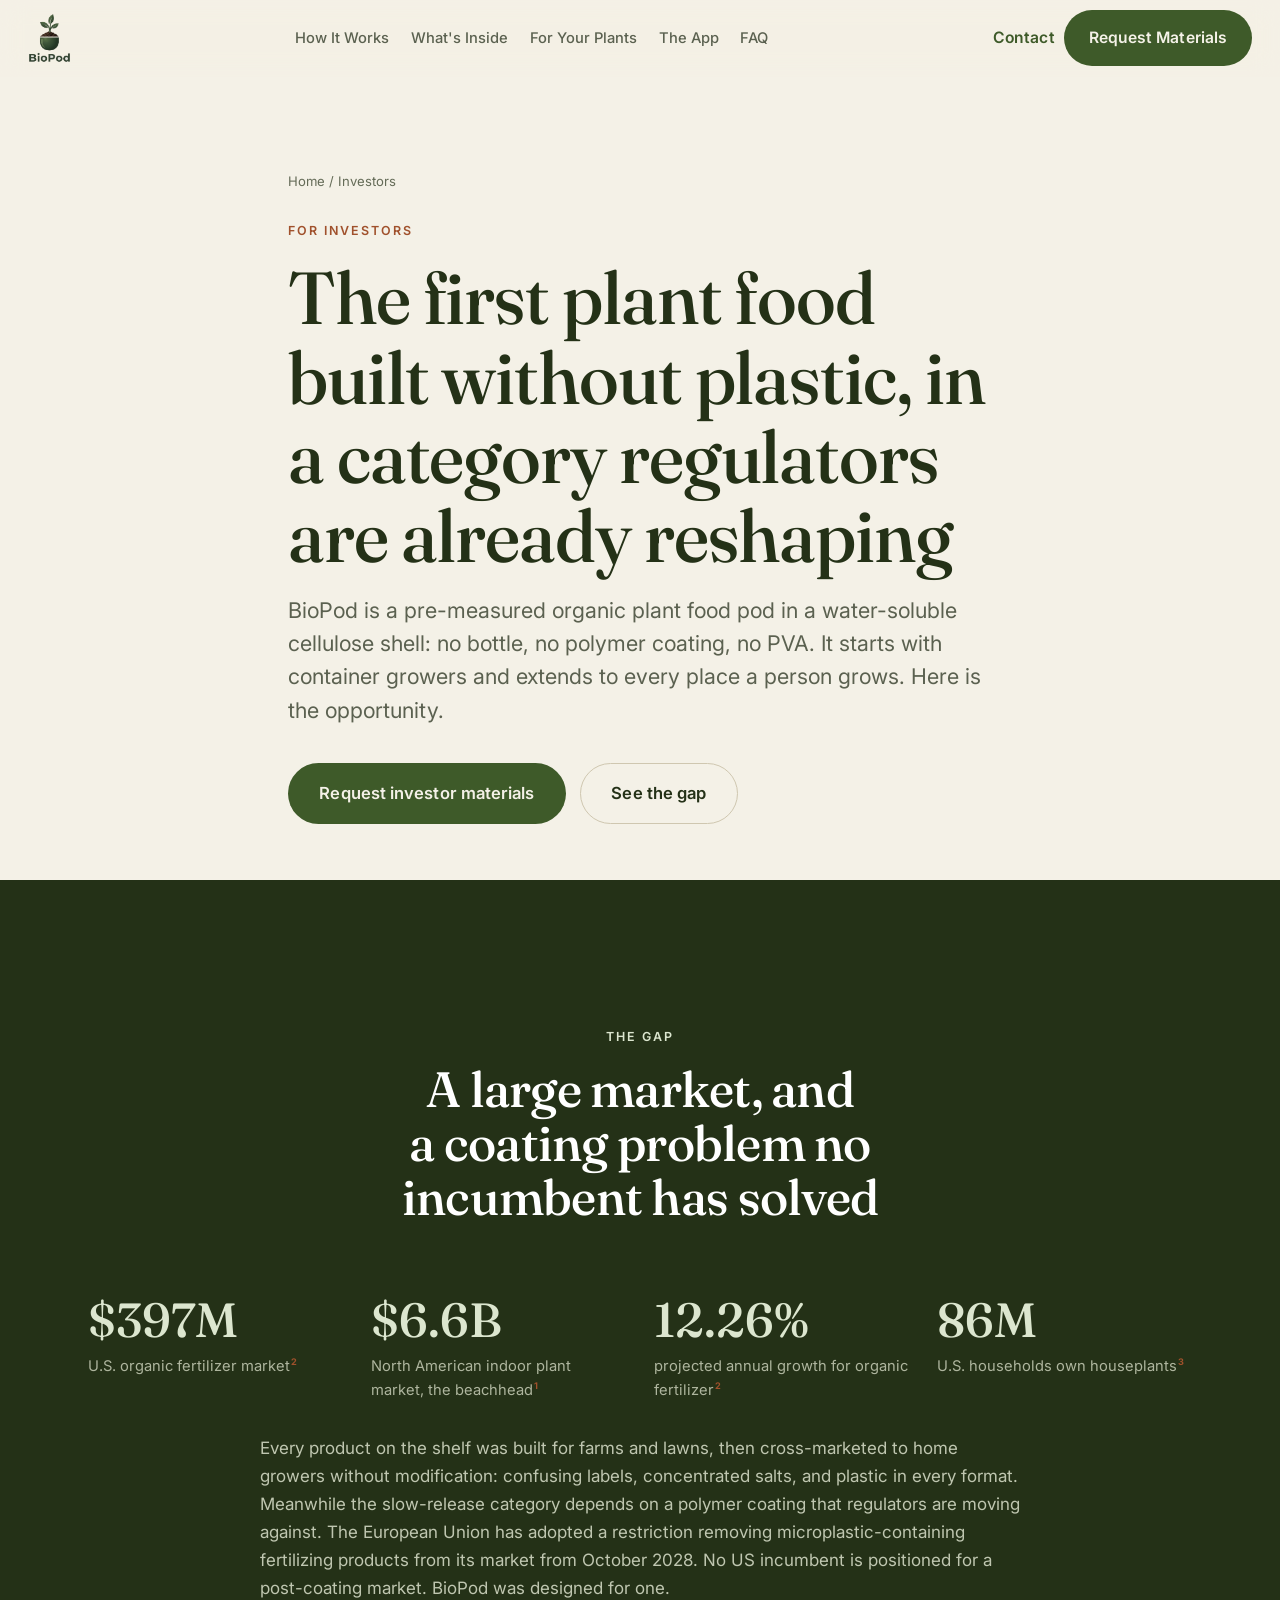
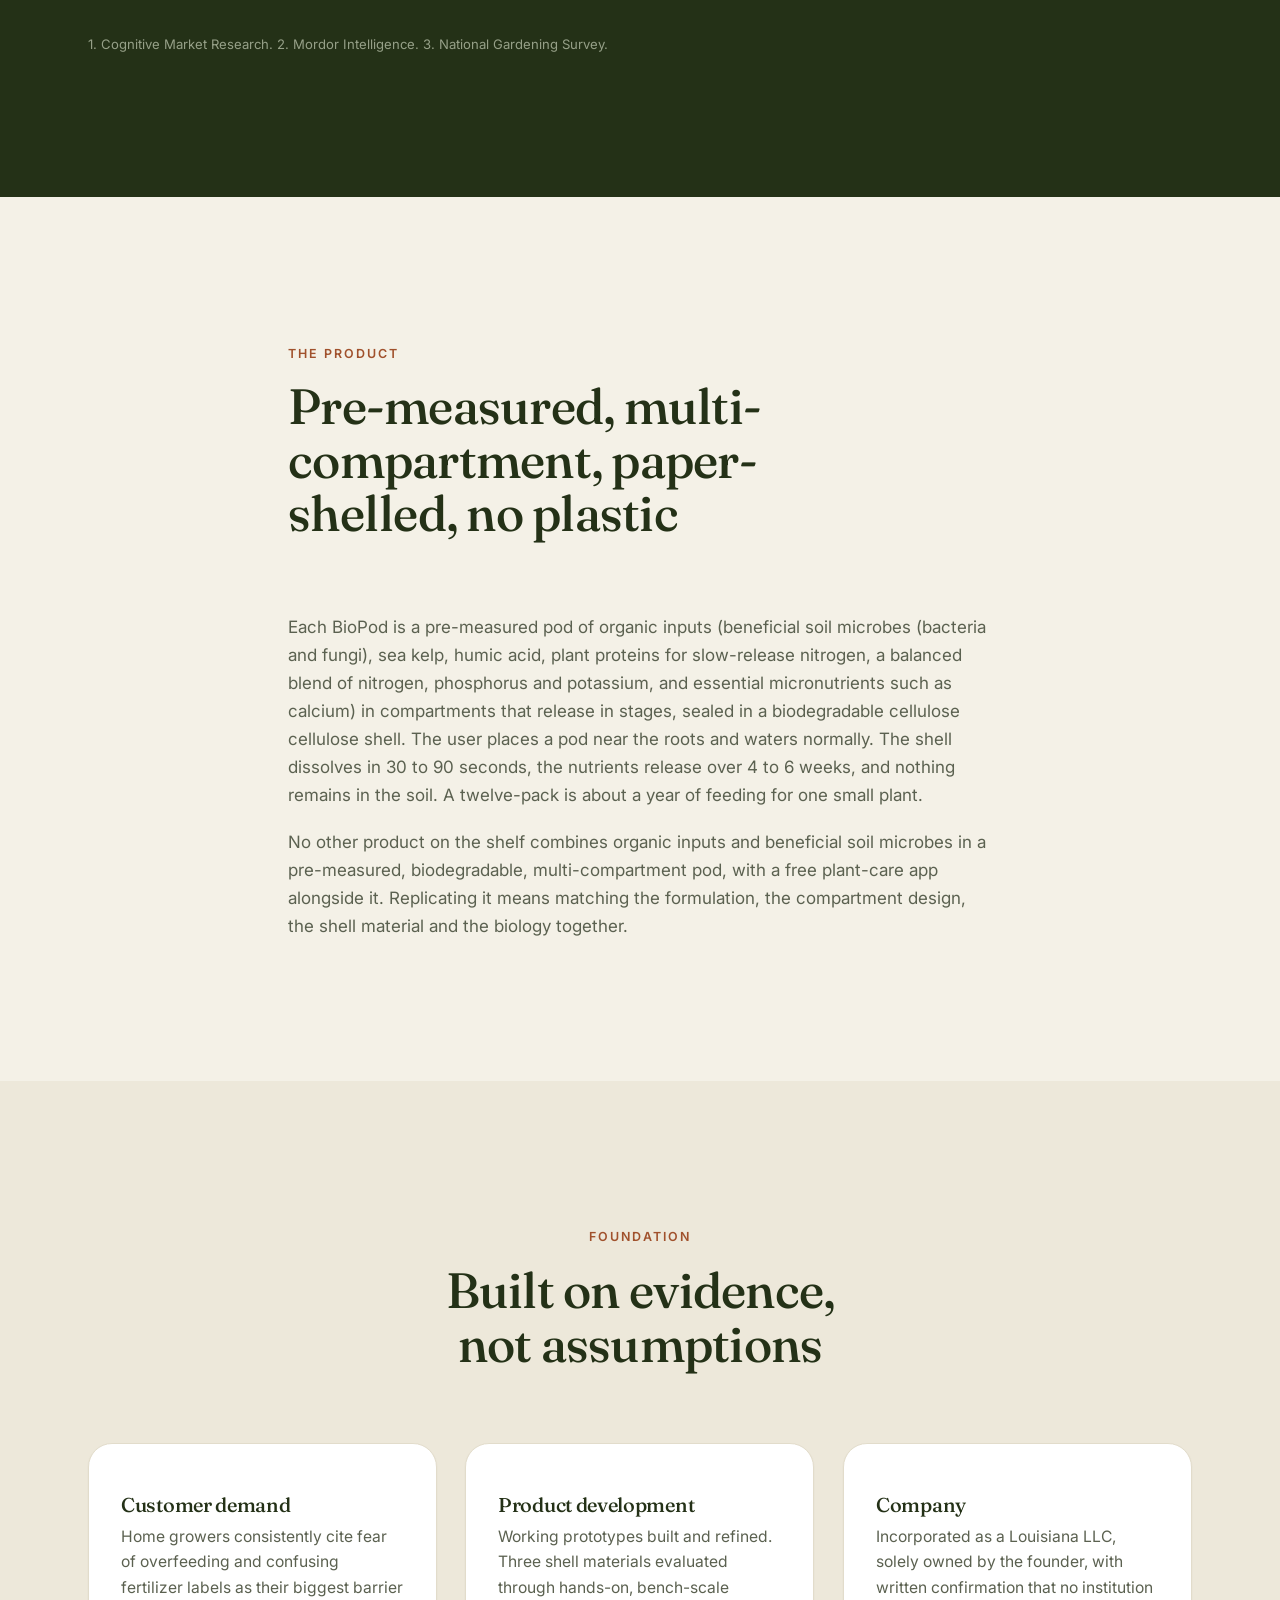
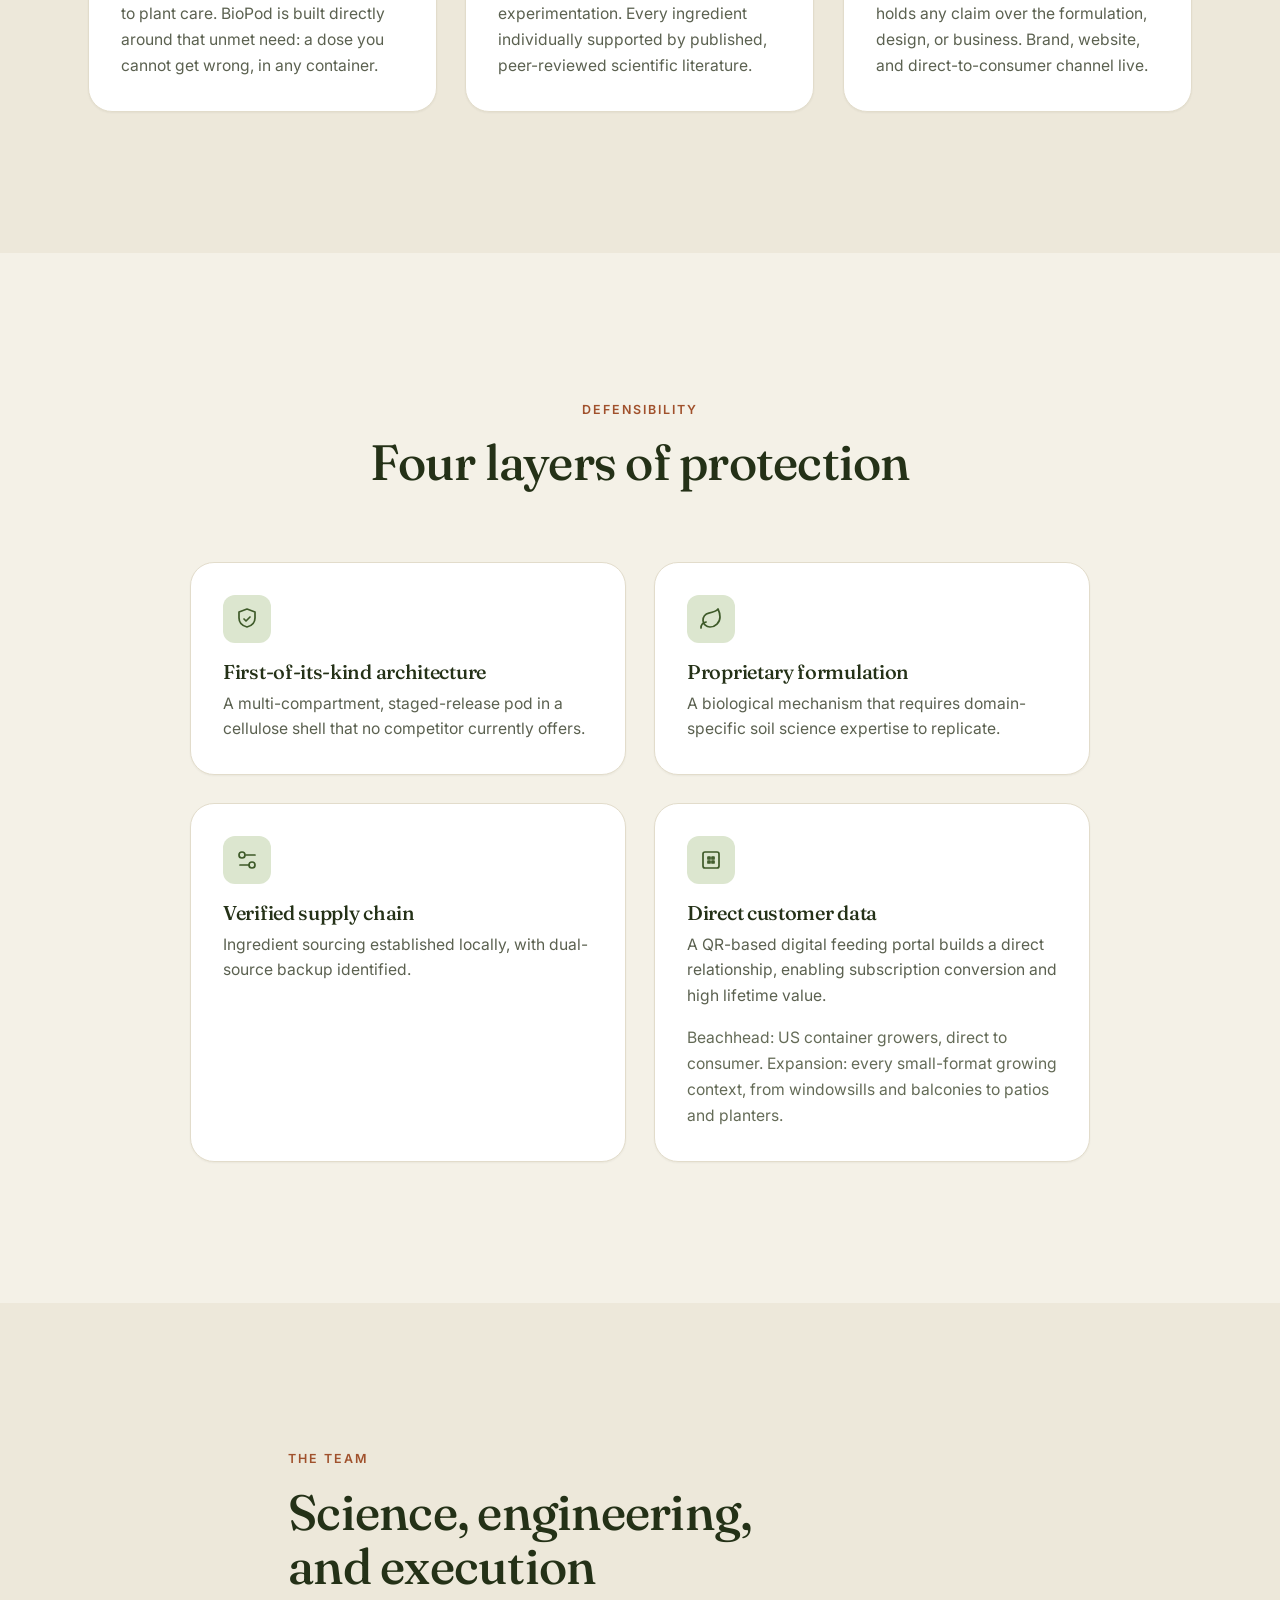
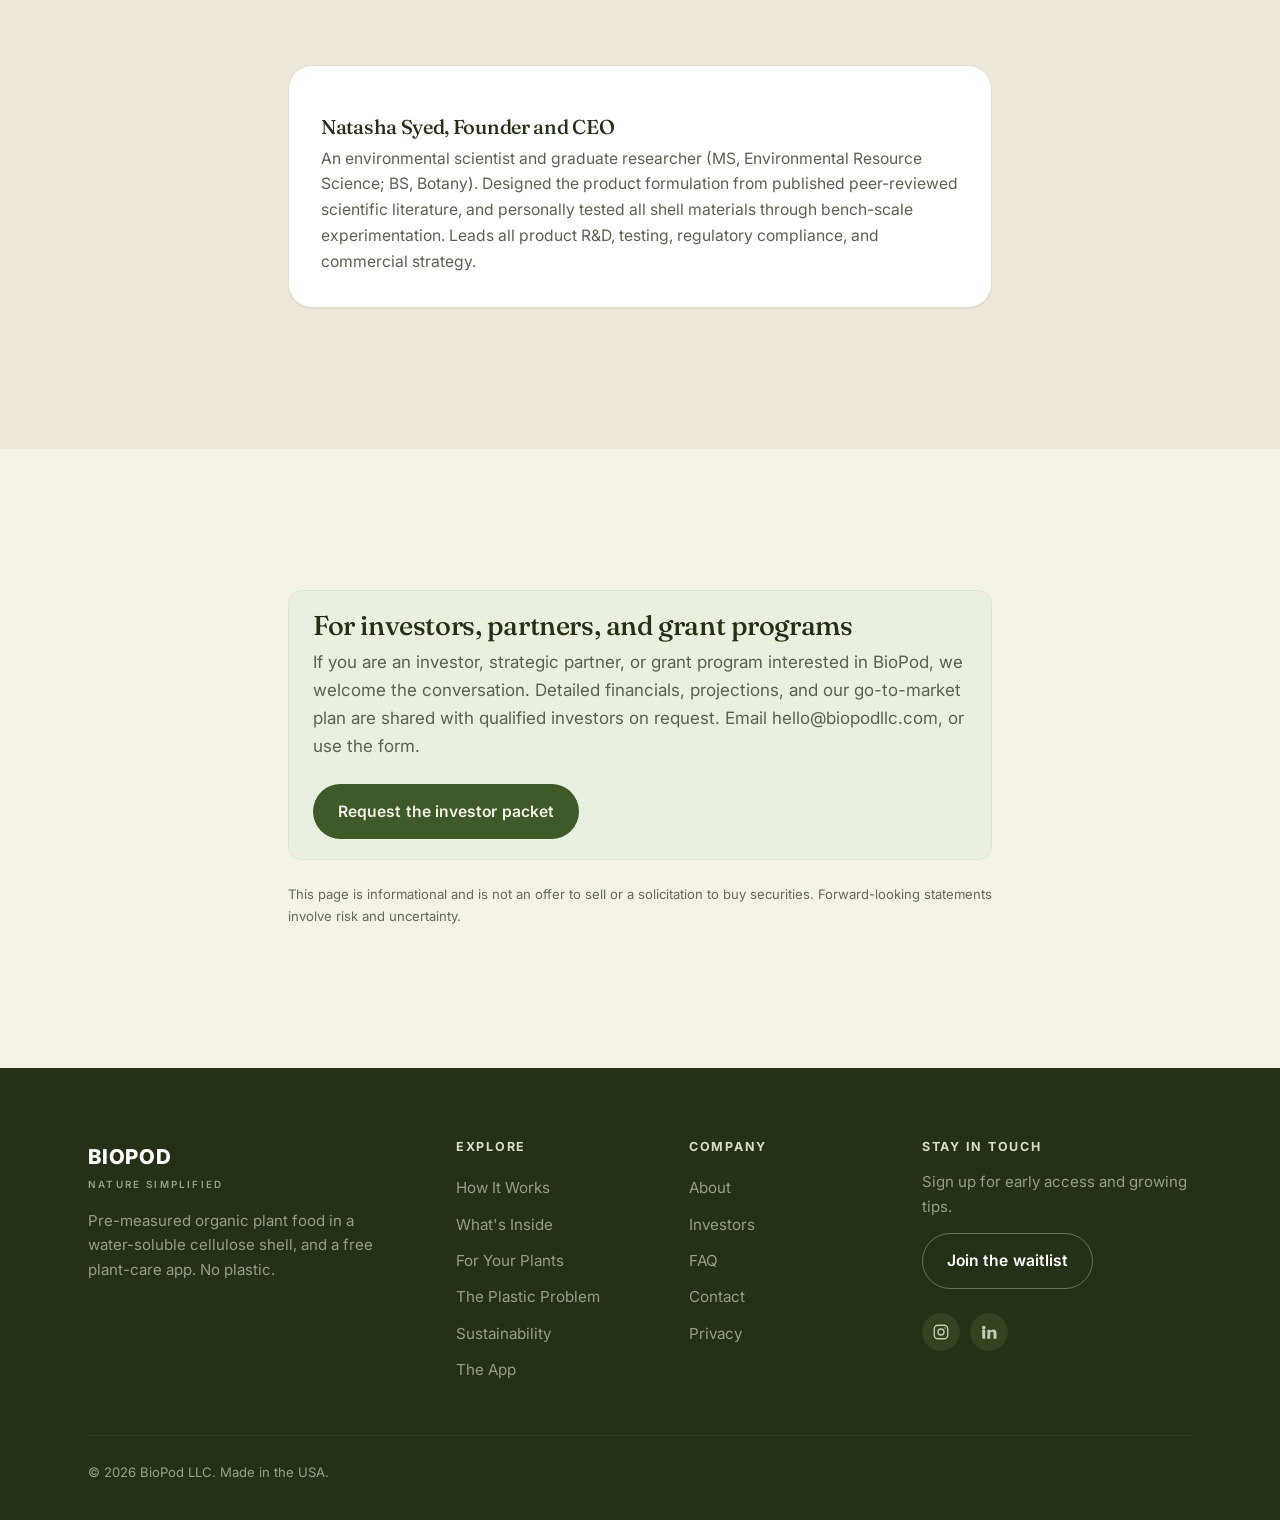
<file: website/investors.html>
<!DOCTYPE html>
<html lang="en">
<head>
  <meta charset="UTF-8" />
  <meta name="viewport" content="width=device-width, initial-scale=1.0" />
  <title>Investors · BioPod</title>
  <link rel="canonical" href="https://biopodllc.com/investors" />
  <meta name="description" content="The first plant food built without plastic, in a category regulators are already reshaping. Market, tailwinds, and investor materials." />
  <link rel="icon" href="favicon.ico?v=5" sizes="any" />
  <link rel="icon" type="image/png" href="assets/brand/favicon.png?v=5" />
  <link rel="apple-touch-icon" href="assets/brand/apple-touch-icon.png?v=5" />
  <meta property="og:title" content="Investors · BioPod" />
  <meta property="og:description" content="The first plant food built without plastic. Market, category tailwinds, and investor materials." />
  <link rel="preconnect" href="https://fonts.googleapis.com" />
  <link rel="preconnect" href="https://fonts.gstatic.com" crossorigin />
  <link href="https://fonts.googleapis.com/css2?family=Fraunces:opsz,wght@9..144,400..600&family=Inter:wght@400;500;600;700&family=IBM+Plex+Mono:wght@400;500&display=swap" rel="stylesheet" />
  <link rel="stylesheet" href="assets/css/styles.css?v=7" />
</head>
<body>
  <a class="skip-link" href="#main">Skip to content</a>
  <header class="site-header">
    <div class="container nav">
      <a class="brand" href="index.html" aria-label="BioPod home"><img class="brand-logo" src="assets/brand/logo.png?v=2" alt="BioPod" width="49" height="50" /></a>
      <nav class="nav-links" aria-label="Primary">
        <a href="how-it-works.html">How It Works</a><a href="the-science.html">What's Inside</a><a href="for-your-plants.html">For Your Plants</a><a href="https://app.biopodllc.com" target="_blank" rel="noopener">The App</a><a href="faq.html">FAQ</a>
      </nav>
      <div class="nav-right"><a class="btn btn-text" href="contact.html">Contact</a><a class="btn btn-primary" href="contact.html#investor">Request Materials</a></div>
      <button class="nav-toggle" aria-label="Open menu" aria-expanded="false" aria-controls="m-menu"><span></span><span></span><span></span></button>
    </div>
    <div class="mobile-menu" id="m-menu"><a href="how-it-works.html">How It Works</a><a href="the-science.html">What's Inside</a><a href="for-your-plants.html">For Your Plants</a><a href="the-plastic-problem.html">The Plastic Problem</a><a href="sustainability.html">Sustainability</a><a href="https://app.biopodllc.com" target="_blank" rel="noopener">The App</a><a href="about.html">About</a><a href="faq.html">FAQ</a><a href="investors.html">Investors</a><a href="contact.html">Contact</a><a class="btn btn-primary" href="contact.html#investor">Request Materials</a></div>
  </header>

  <main id="main">
    <section class="page-hero">
      <div class="container narrow">
        <p class="breadcrumb"><a href="index.html">Home</a> / Investors</p>
        <span class="eyebrow">For investors</span>
        <h1>The first plant food built without plastic, in a category regulators are already reshaping</h1>
        <p class="lead">BioPod is a pre-measured organic plant food pod in a water-soluble cellulose shell: no bottle, no polymer coating, no PVA. It starts with container growers and extends to every place a person grows. Here is the opportunity.</p>
        <div class="hero-cta"><a class="btn btn-primary btn-lg" href="contact.html#investor">Request investor materials</a><a class="btn btn-outline btn-lg" href="#gap">See the gap</a></div>
      </div>
    </section>

    <section class="section section--dark" id="gap">
      <div class="container">
        <div class="section-head center reveal" style="margin-inline:auto"><span class="eyebrow">The gap</span><h2>A large market, and a coating problem no incumbent has solved</h2></div>
        <div class="stats four">
          <div class="stat reveal"><div class="num">$397M</div><div class="lbl">U.S. organic fertilizer market<sup class="ref">2</sup></div></div>
          <div class="stat reveal"><div class="num">$6.6B</div><div class="lbl">North American indoor plant market, the beachhead<sup class="ref">1</sup></div></div>
          <div class="stat reveal"><div class="num">12.26%</div><div class="lbl">projected annual growth for organic fertilizer<sup class="ref">2</sup></div></div>
          <div class="stat reveal"><div class="num">86M</div><div class="lbl">U.S. households own houseplants<sup class="ref">3</sup></div></div>
        </div>
        <div class="prose reveal mt-4" style="max-width:760px;margin-inline:auto;--ink-500:#BFC6B0">
          <p style="color:#BFC6B0">Every product on the shelf was built for farms and lawns, then cross-marketed to home growers without modification: confusing labels, concentrated salts, and plastic in every format. Meanwhile the slow-release category depends on a polymer coating that regulators are moving against. The European Union has adopted a restriction removing microplastic-containing fertilizing products from its market from October 2028. No US incumbent is positioned for a post-coating market. BioPod was designed for one.</p>
        </div>
        <p class="cite mt-4" style="color:#96A088">1. Cognitive Market Research. 2. Mordor Intelligence. 3. National Gardening Survey.</p>
      </div>
    </section>

    <section class="section">
      <div class="container narrow">
        <div class="section-head reveal"><span class="eyebrow">The product</span><h2>Pre-measured, multi-compartment, paper-shelled, no plastic</h2></div>
        <div class="prose reveal">
          <p>Each BioPod is a pre-measured pod of organic inputs (beneficial soil microbes (bacteria and fungi), sea kelp, humic acid, plant proteins for slow-release nitrogen, a balanced blend of nitrogen, phosphorus and potassium, and essential micronutrients such as calcium) in compartments that release in stages, sealed in a biodegradable cellulose cellulose shell. The user places a pod near the roots and waters normally. The shell dissolves in 30 to 90 seconds, the nutrients release over 4 to 6 weeks, and nothing remains in the soil. A twelve-pack is about a year of feeding for one small plant.</p>
          <p>No other product on the shelf combines organic inputs and beneficial soil microbes in a pre-measured, biodegradable, multi-compartment pod, with a free plant-care app alongside it. Replicating it means matching the formulation, the compartment design, the shell material and the biology together.</p>
        </div>
      </div>
    </section>

    <section class="section section--alt">
      <div class="container">
        <div class="section-head center reveal"><span class="eyebrow">Foundation</span><h2>Built on evidence, not assumptions</h2></div>
        <div class="grid cols-3">
          <div class="card reveal"><h3>Customer demand</h3><p>Home growers consistently cite fear of overfeeding and confusing fertilizer labels as their biggest barrier to plant care. BioPod is built directly around that unmet need: a dose you cannot get wrong, in any container.</p></div>
          <div class="card reveal"><h3>Product development</h3><p>Working prototypes built and refined. Three shell materials evaluated through hands-on, bench-scale experimentation. Every ingredient individually supported by published, peer-reviewed scientific literature.</p></div>
          <div class="card reveal"><h3>Company</h3><p>Incorporated as a Louisiana LLC, solely owned by the founder, with written confirmation that no institution holds any claim over the formulation, design, or business. Brand, website, and direct-to-consumer channel live.</p></div>
        </div>
      </div>
    </section>

    <section class="section">
      <div class="container">
        <div class="section-head center reveal"><span class="eyebrow">Defensibility</span><h2>Four layers of protection</h2></div>
        <div class="grid cols-2" style="max-width:900px;margin-inline:auto">
          <div class="card reveal"><span class="icon-chip"><svg class="ico" viewBox="0 0 24 24"><path d="M12 2 4 5v6c0 5 3.4 7.8 8 9 4.6-1.2 8-4 8-9V5Z"/><path d="m9 12 2 2 4-4"/></svg></span><h3>First-of-its-kind architecture</h3><p>A multi-compartment, staged-release pod in a cellulose shell that no competitor currently offers.</p></div>
          <div class="card reveal"><span class="icon-chip"><svg class="ico" viewBox="0 0 24 24"><path d="M11 20A7 7 0 0 1 9.8 6.1C15.5 5 17 4.5 19 2c1 2 2 4.2 2 8 0 5.5-4.8 10-10 10Z"/><path d="M2 21c0-3 1.9-5.4 5.1-6"/></svg></span><h3>Proprietary formulation</h3><p>A biological mechanism that requires domain-specific soil science expertise to replicate.</p></div>
          <div class="card reveal"><span class="icon-chip"><svg class="ico" viewBox="0 0 24 24"><path d="M20 7h-9M14 17H5"/><circle cx="17" cy="17" r="3"/><circle cx="7" cy="7" r="3"/></svg></span><h3>Verified supply chain</h3><p>Ingredient sourcing established locally, with dual-source backup identified.</p></div>
          <div class="card reveal"><span class="icon-chip"><svg class="ico" viewBox="0 0 24 24"><rect x="4" y="4" width="16" height="16" rx="2"/><path d="M9 9h2v2H9zM13 9h2v2h-2zM9 13h2v2H9zM13 13h2v2h-2z"/></svg></span><h3>Direct customer data</h3><p>A QR-based digital feeding portal builds a direct relationship, enabling subscription conversion and high lifetime value.</p><p class="fineprint mt-2">Beachhead: US container growers, direct to consumer. Expansion: every small-format growing context, from windowsills and balconies to patios and planters.</p></div>
        </div>
      </div>
    </section>

    <section class="section section--alt">
      <div class="container narrow">
        <div class="section-head reveal"><span class="eyebrow">The team</span><h2>Science, engineering, and execution</h2></div>
        <div class="card reveal"><h3>Natasha Syed, Founder and CEO</h3><p class="mt-1">An environmental scientist and graduate researcher (MS, Environmental Resource Science; BS, Botany). Designed the product formulation from published peer-reviewed scientific literature, and personally tested all shell materials through bench-scale experimentation. Leads all product R&amp;D, testing, regulatory compliance, and commercial strategy.</p></div>
      </div>
    </section>

    <section class="section">
      <div class="container narrow">
        <div class="note reveal">
          <h3 style="margin-top:0">For investors, partners, and grant programs</h3>
          <p class="mt-1">If you are an investor, strategic partner, or grant program interested in BioPod, we welcome the conversation. Detailed financials, projections, and our go-to-market plan are shared with qualified investors on request. Email <a href="mailto:hello@biopodllc.com">hello@biopodllc.com</a>, or use the form.</p>
          <a class="btn btn-primary mt-3" href="contact.html#investor">Request the investor packet</a>
        </div>
        <p class="fineprint mt-3">This page is informational and is not an offer to sell or a solicitation to buy securities. Forward-looking statements involve risk and uncertainty.</p>
      </div>
    </section>
  </main>

  <footer class="site-footer">
    <div class="container">
      <div class="footer-grid">
        <div class="footer-about"><a class="brand" href="index.html" aria-label="BioPod home"><span><span class="brand-wordmark">BioPod</span><span class="tagline">Nature Simplified</span></span></a><p>Pre-measured organic plant food in a water-soluble cellulose shell, and a free plant-care app. No plastic.</p></div>
        <div><h4>Explore</h4><ul class="footer-links"><li><a href="how-it-works.html">How It Works</a></li><li><a href="the-science.html">What's Inside</a></li><li><a href="for-your-plants.html">For Your Plants</a></li><li><a href="the-plastic-problem.html">The Plastic Problem</a></li><li><a href="sustainability.html">Sustainability</a></li><li><a href="https://app.biopodllc.com" target="_blank" rel="noopener">The App</a></li></ul></div>
        <div><h4>Company</h4><ul class="footer-links"><li><a href="about.html">About</a></li><li><a href="investors.html">Investors</a></li><li><a href="faq.html">FAQ</a></li><li><a href="contact.html">Contact</a></li><li><a href="privacy.html">Privacy</a></li></ul></div>
        <div class="footer-cta"><h4>Stay in touch</h4><p>Sign up for early access and growing tips.</p><a class="btn btn-outline" href="index.html#waitlist">Join the waitlist</a><div class="socials mt-3"><a href="https://www.instagram.com/biopodllc/" target="_blank" rel="noopener" aria-label="BioPod on Instagram"><svg viewBox="0 0 24 24" fill="none" stroke="currentColor" stroke-width="1.8"><rect x="3" y="3" width="18" height="18" rx="5"/><circle cx="12" cy="12" r="4"/><circle cx="17.5" cy="6.5" r="1" fill="currentColor" stroke="none"/></svg></a><a href="https://www.linkedin.com/company/biopodllc" target="_blank" rel="noopener" aria-label="BioPod on LinkedIn"><svg viewBox="0 0 24 24" fill="currentColor"><path d="M4.98 3.5a2.5 2.5 0 1 1 0 5 2.5 2.5 0 0 1 0-5ZM3 9h4v12H3zM10 9h3.8v1.7h.05c.53-1 1.83-2.05 3.76-2.05C21.2 8.65 22 11 22 14.1V21h-4v-6.1c0-1.45-.03-3.3-2-3.3-2.01 0-2.32 1.57-2.32 3.2V21h-4z"/></svg></a></div></div>
      </div>
      <div class="footer-bottom"><span>&copy; <span data-year>2026</span> BioPod LLC. Made in the USA.</span></div>
    </div>
  </footer>
  <script src="assets/js/main.js?v=5" defer></script>
</body>
</html>
</file>
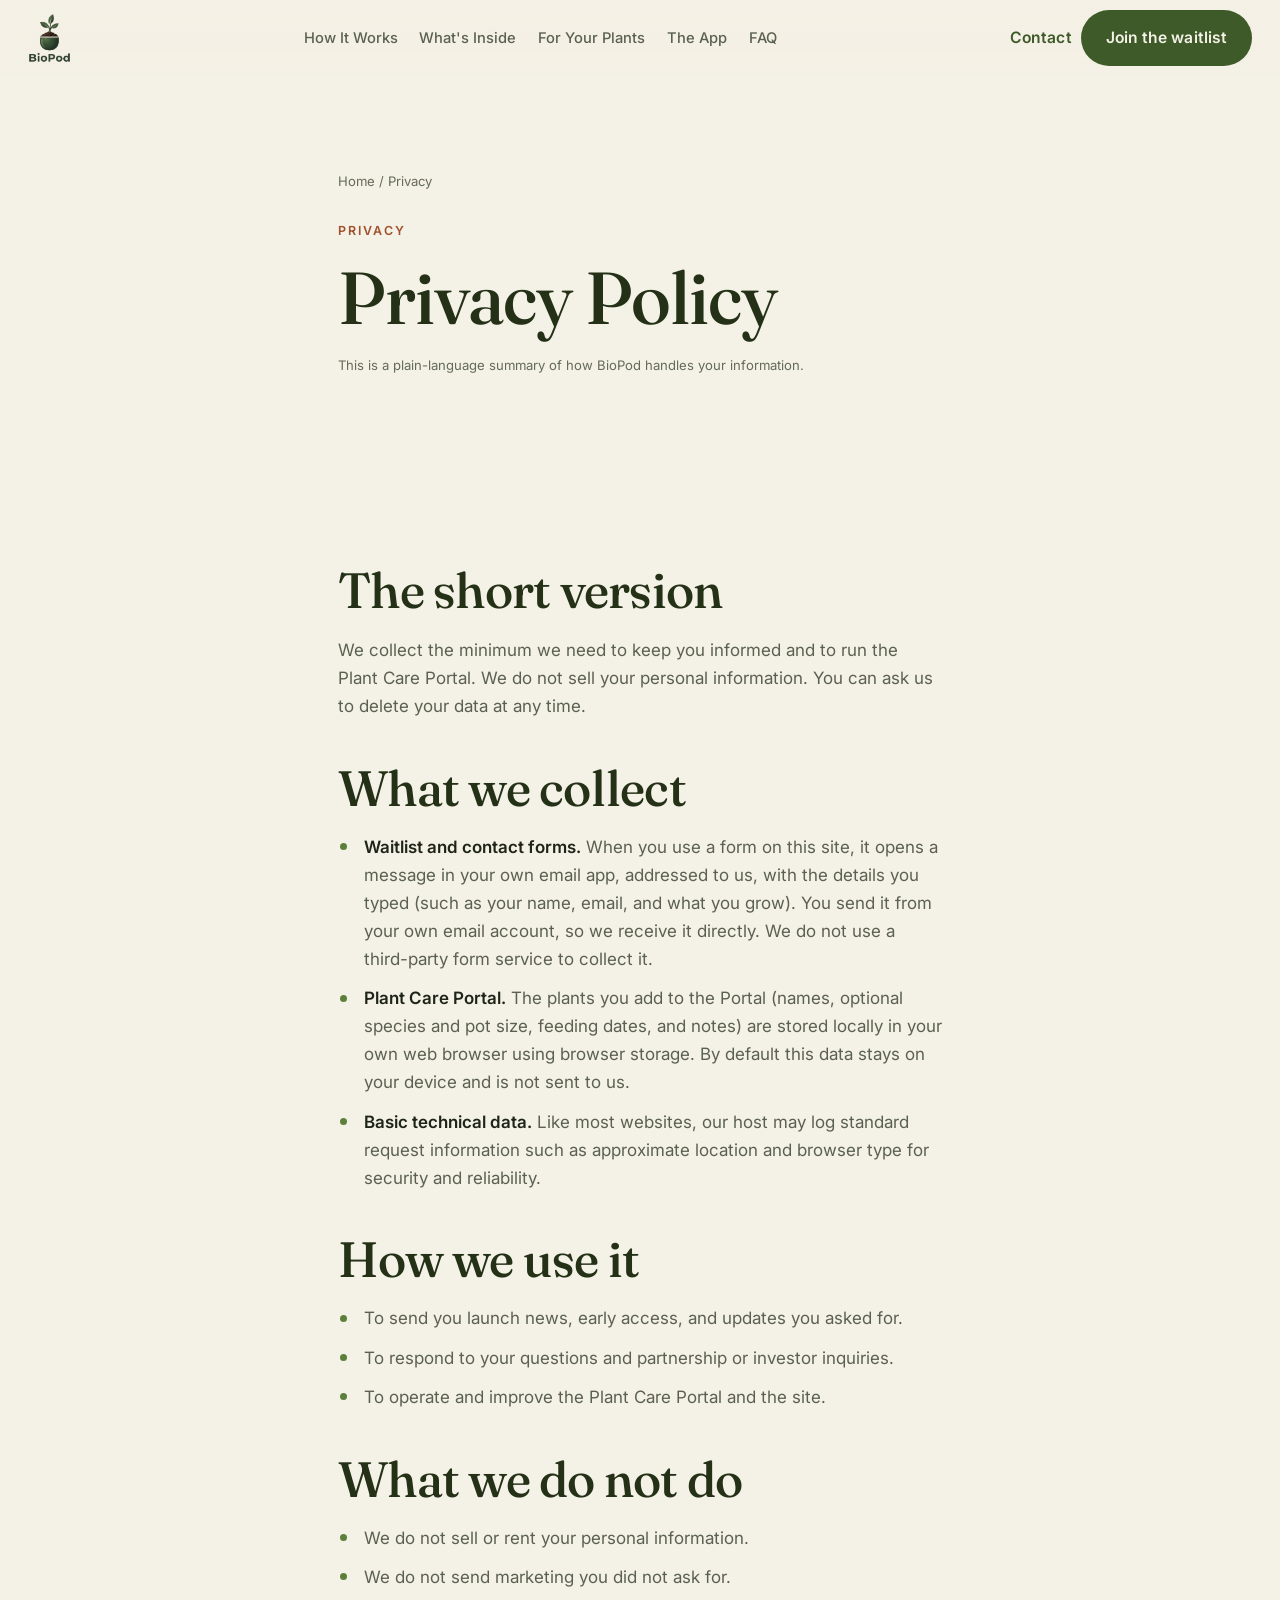
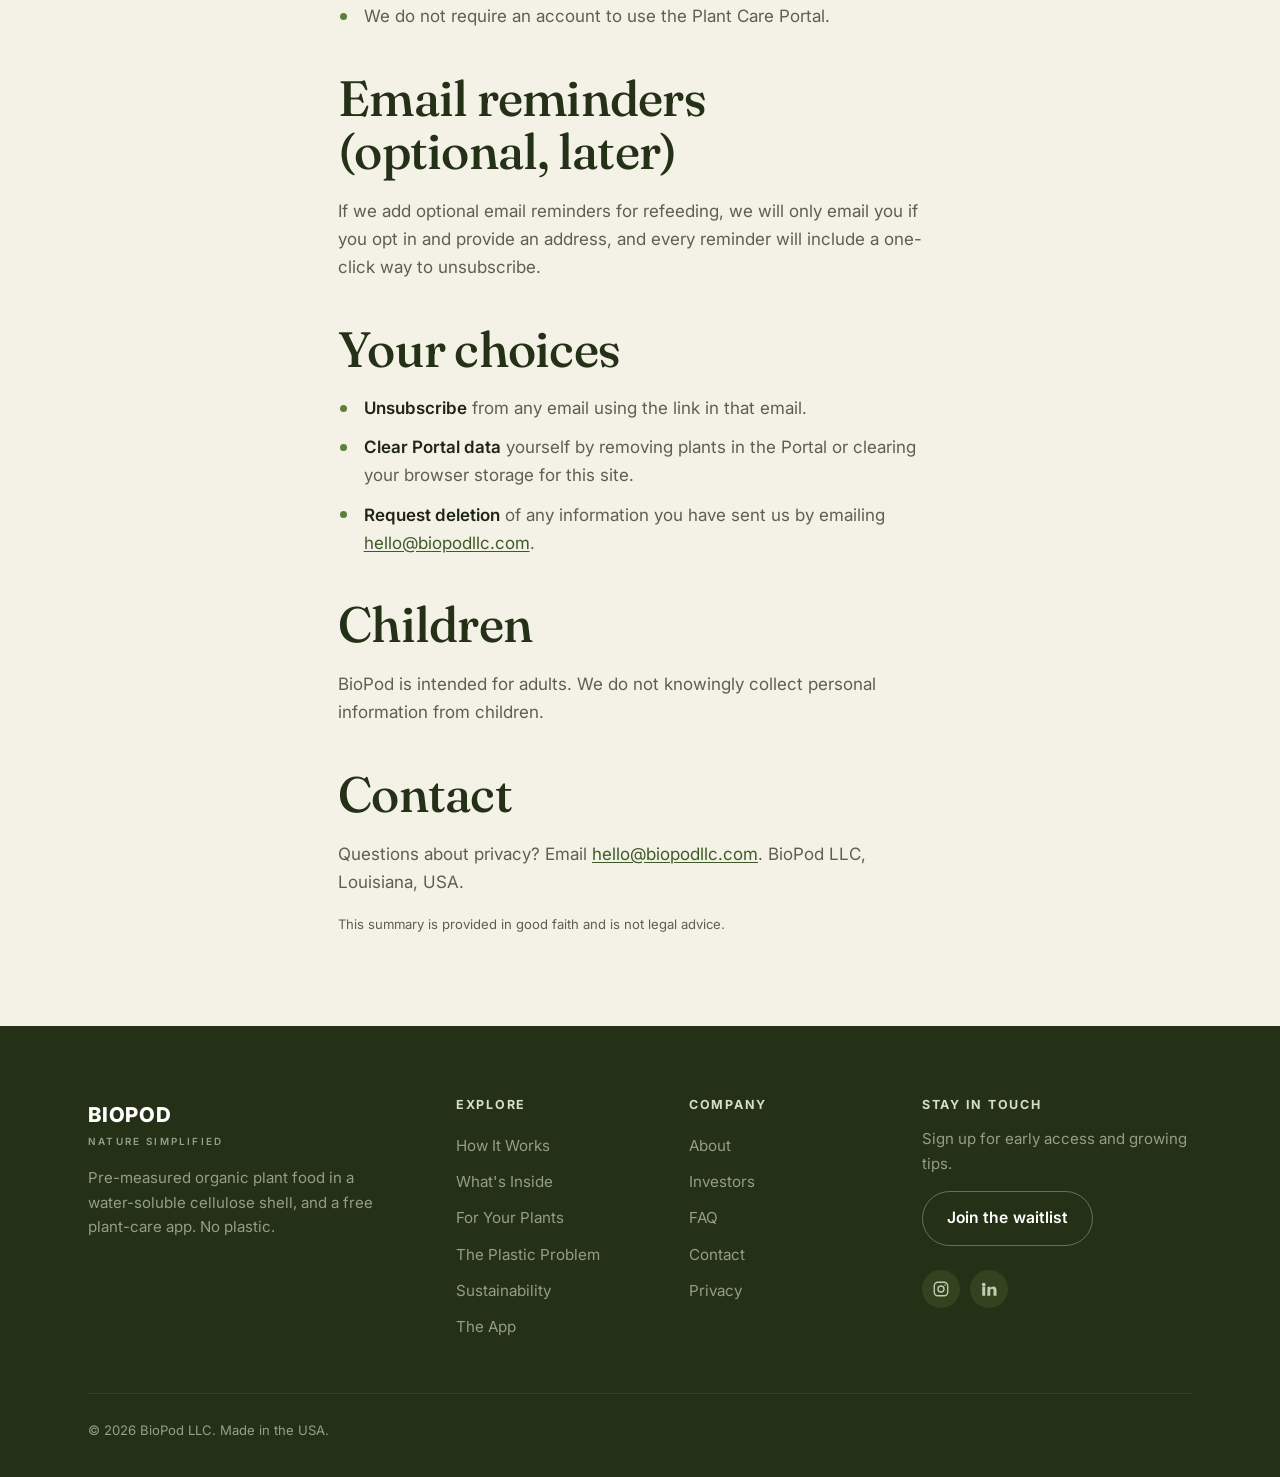
<file: website/privacy.html>
<!DOCTYPE html>
<html lang="en">
<head>
  <meta charset="UTF-8" />
  <meta name="viewport" content="width=device-width, initial-scale=1.0" />
  <title>Privacy Policy · BioPod</title>
  <link rel="canonical" href="https://biopodllc.com/privacy" />
  <meta name="description" content="BioPod's plain-language privacy policy: what we collect through the waitlist and Plant Care Portal, how we use it, and how to request deletion." />
  <link rel="icon" href="favicon.ico?v=5" sizes="any" />
  <link rel="icon" type="image/png" href="assets/brand/favicon.png?v=5" />
  <link rel="apple-touch-icon" href="assets/brand/apple-touch-icon.png?v=5" />
  <meta property="og:title" content="Privacy Policy · BioPod" />
  <meta property="og:description" content="What BioPod collects, how it is used, and how to ask for it to be deleted. In plain language." />
  <meta name="robots" content="index,follow" />
  <link rel="preconnect" href="https://fonts.googleapis.com" />
  <link rel="preconnect" href="https://fonts.gstatic.com" crossorigin />
  <link href="https://fonts.googleapis.com/css2?family=Fraunces:opsz,wght@9..144,400..600&family=Inter:wght@400;500;600;700&family=IBM+Plex+Mono:wght@400;500&display=swap" rel="stylesheet" />
  <link rel="stylesheet" href="assets/css/styles.css?v=7" />
</head>
<body>
  <a class="skip-link" href="#main">Skip to content</a>
  <header class="site-header">
    <div class="container nav">
      <a class="brand" href="index.html" aria-label="BioPod home"><img class="brand-logo" src="assets/brand/logo.png?v=2" alt="BioPod" width="49" height="50" /></a>
      <nav class="nav-links" aria-label="Primary">
        <a href="how-it-works.html">How It Works</a><a href="the-science.html">What's Inside</a><a href="for-your-plants.html">For Your Plants</a><a href="https://app.biopodllc.com" target="_blank" rel="noopener">The App</a><a href="faq.html">FAQ</a>
      </nav>
      <div class="nav-right"><a class="btn btn-text" href="contact.html">Contact</a><a class="btn btn-primary" href="index.html#waitlist">Join the waitlist</a></div>
      <button class="nav-toggle" aria-label="Open menu" aria-expanded="false" aria-controls="m-menu"><span></span><span></span><span></span></button>
    </div>
    <div class="mobile-menu" id="m-menu"><a href="how-it-works.html">How It Works</a><a href="the-science.html">What's Inside</a><a href="for-your-plants.html">For Your Plants</a><a href="https://app.biopodllc.com" target="_blank" rel="noopener">The App</a><a href="the-plastic-problem.html">The Plastic Problem</a><a href="sustainability.html">Sustainability</a><a href="about.html">About</a><a href="faq.html">FAQ</a><a href="investors.html">Investors</a><a href="contact.html">Contact</a><a class="btn btn-primary" href="index.html#waitlist">Join the waitlist</a></div>
  </header>

  <main id="main">
    <section class="page-hero">
      <div class="container text">
        <p class="breadcrumb"><a href="index.html">Home</a> / Privacy</p>
        <span class="eyebrow">Privacy</span>
        <h1>Privacy Policy</h1>
        <p class="fineprint mt-2">This is a plain-language summary of how BioPod handles your information.</p>
      </div>
    </section>

    <section class="section tight">
      <div class="container text prose reveal">
        <h2>The short version</h2>
        <p>We collect the minimum we need to keep you informed and to run the Plant Care Portal. We do not sell your personal information. You can ask us to delete your data at any time.</p>

        <h2>What we collect</h2>
        <ul>
          <li><strong>Waitlist and contact forms.</strong> When you use a form on this site, it opens a message in your own email app, addressed to us, with the details you typed (such as your name, email, and what you grow). You send it from your own email account, so we receive it directly. We do not use a third-party form service to collect it.</li>
          <li><strong>Plant Care Portal.</strong> The plants you add to the Portal (names, optional species and pot size, feeding dates, and notes) are stored locally in your own web browser using browser storage. By default this data stays on your device and is not sent to us.</li>
          <li><strong>Basic technical data.</strong> Like most websites, our host may log standard request information such as approximate location and browser type for security and reliability.</li>
        </ul>

        <h2>How we use it</h2>
        <ul>
          <li>To send you launch news, early access, and updates you asked for.</li>
          <li>To respond to your questions and partnership or investor inquiries.</li>
          <li>To operate and improve the Plant Care Portal and the site.</li>
        </ul>

        <h2>What we do not do</h2>
        <ul>
          <li>We do not sell or rent your personal information.</li>
          <li>We do not send marketing you did not ask for.</li>
          <li>We do not require an account to use the Plant Care Portal.</li>
        </ul>

        <h2>Email reminders (optional, later)</h2>
        <p>If we add optional email reminders for refeeding, we will only email you if you opt in and provide an address, and every reminder will include a one-click way to unsubscribe.</p>

        <h2>Your choices</h2>
        <ul>
          <li><strong>Unsubscribe</strong> from any email using the link in that email.</li>
          <li><strong>Clear Portal data</strong> yourself by removing plants in the Portal or clearing your browser storage for this site.</li>
          <li><strong>Request deletion</strong> of any information you have sent us by emailing <a href="mailto:hello@biopodllc.com">hello@biopodllc.com</a>.</li>
        </ul>

        <h2>Children</h2>
        <p>BioPod is intended for adults. We do not knowingly collect personal information from children.</p>

        <h2>Contact</h2>
        <p>Questions about privacy? Email <a href="mailto:hello@biopodllc.com">hello@biopodllc.com</a>. BioPod LLC, Louisiana, USA.</p>

        <p class="fineprint">This summary is provided in good faith and is not legal advice.</p>
      </div>
    </section>
  </main>

  <footer class="site-footer">
    <div class="container">
      <div class="footer-grid">
        <div class="footer-about"><a class="brand" href="index.html" aria-label="BioPod home"><span><span class="brand-wordmark">BioPod</span><span class="tagline">Nature Simplified</span></span></a><p>Pre-measured organic plant food in a water-soluble cellulose shell, and a free plant-care app. No plastic.</p></div>
        <div><h4>Explore</h4><ul class="footer-links"><li><a href="how-it-works.html">How It Works</a></li><li><a href="the-science.html">What's Inside</a></li><li><a href="for-your-plants.html">For Your Plants</a></li><li><a href="the-plastic-problem.html">The Plastic Problem</a></li><li><a href="sustainability.html">Sustainability</a></li><li><a href="https://app.biopodllc.com" target="_blank" rel="noopener">The App</a></li></ul></div>
        <div><h4>Company</h4><ul class="footer-links"><li><a href="about.html">About</a></li><li><a href="investors.html">Investors</a></li><li><a href="faq.html">FAQ</a></li><li><a href="contact.html">Contact</a></li><li><a href="privacy.html">Privacy</a></li></ul></div>
        <div class="footer-cta"><h4>Stay in touch</h4><p>Sign up for early access and growing tips.</p><a class="btn btn-outline" href="index.html#waitlist">Join the waitlist</a><div class="socials mt-3"><a href="https://www.instagram.com/biopodllc/" target="_blank" rel="noopener" aria-label="BioPod on Instagram"><svg viewBox="0 0 24 24" fill="none" stroke="currentColor" stroke-width="1.8"><rect x="3" y="3" width="18" height="18" rx="5"/><circle cx="12" cy="12" r="4"/><circle cx="17.5" cy="6.5" r="1" fill="currentColor" stroke="none"/></svg></a><a href="https://www.linkedin.com/company/biopodllc" target="_blank" rel="noopener" aria-label="BioPod on LinkedIn"><svg viewBox="0 0 24 24" fill="currentColor"><path d="M4.98 3.5a2.5 2.5 0 1 1 0 5 2.5 2.5 0 0 1 0-5ZM3 9h4v12H3zM10 9h3.8v1.7h.05c.53-1 1.83-2.05 3.76-2.05C21.2 8.65 22 11 22 14.1V21h-4v-6.1c0-1.45-.03-3.3-2-3.3-2.01 0-2.32 1.57-2.32 3.2V21h-4z"/></svg></a></div></div>
      </div>
      <div class="footer-bottom"><span>&copy; <span data-year>2026</span> BioPod LLC. Made in the USA.</span></div>
    </div>
  </footer>
  <script src="assets/js/main.js?v=5" defer></script>
</body>
</html>
</file>
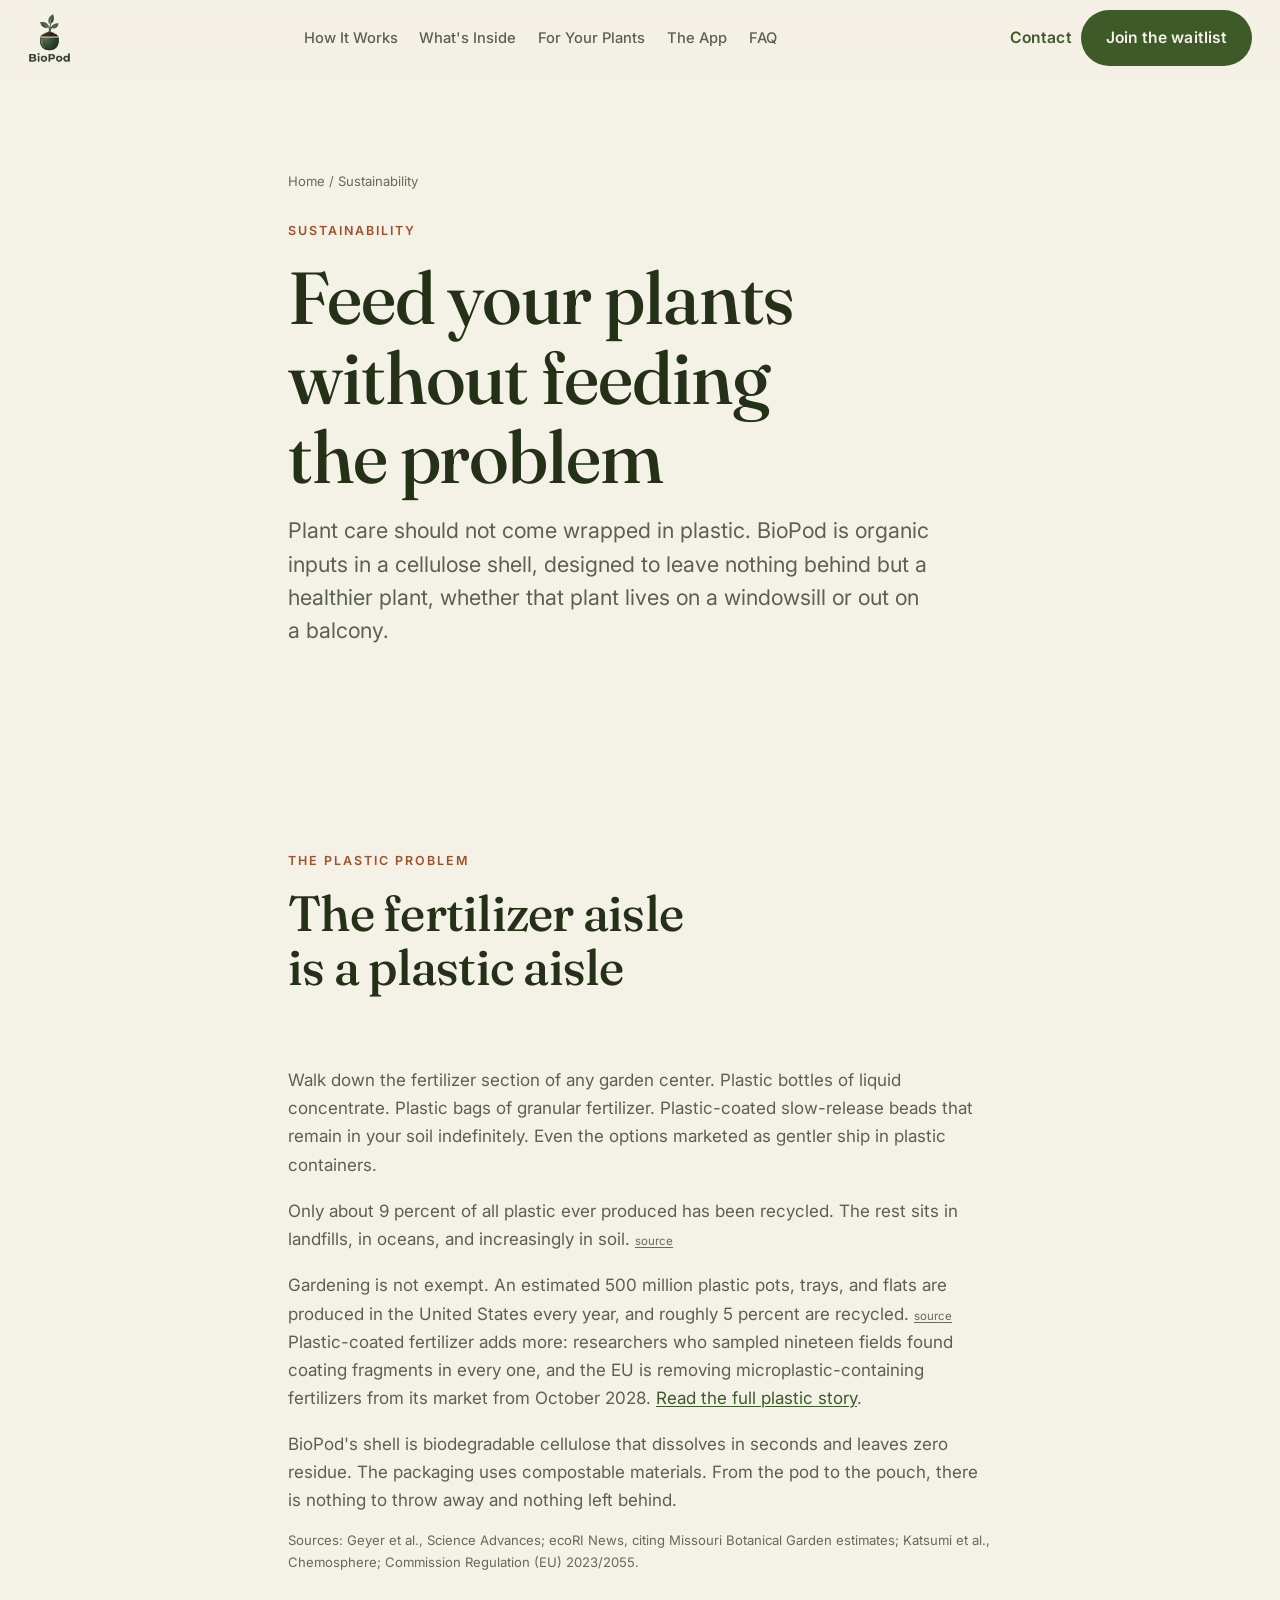
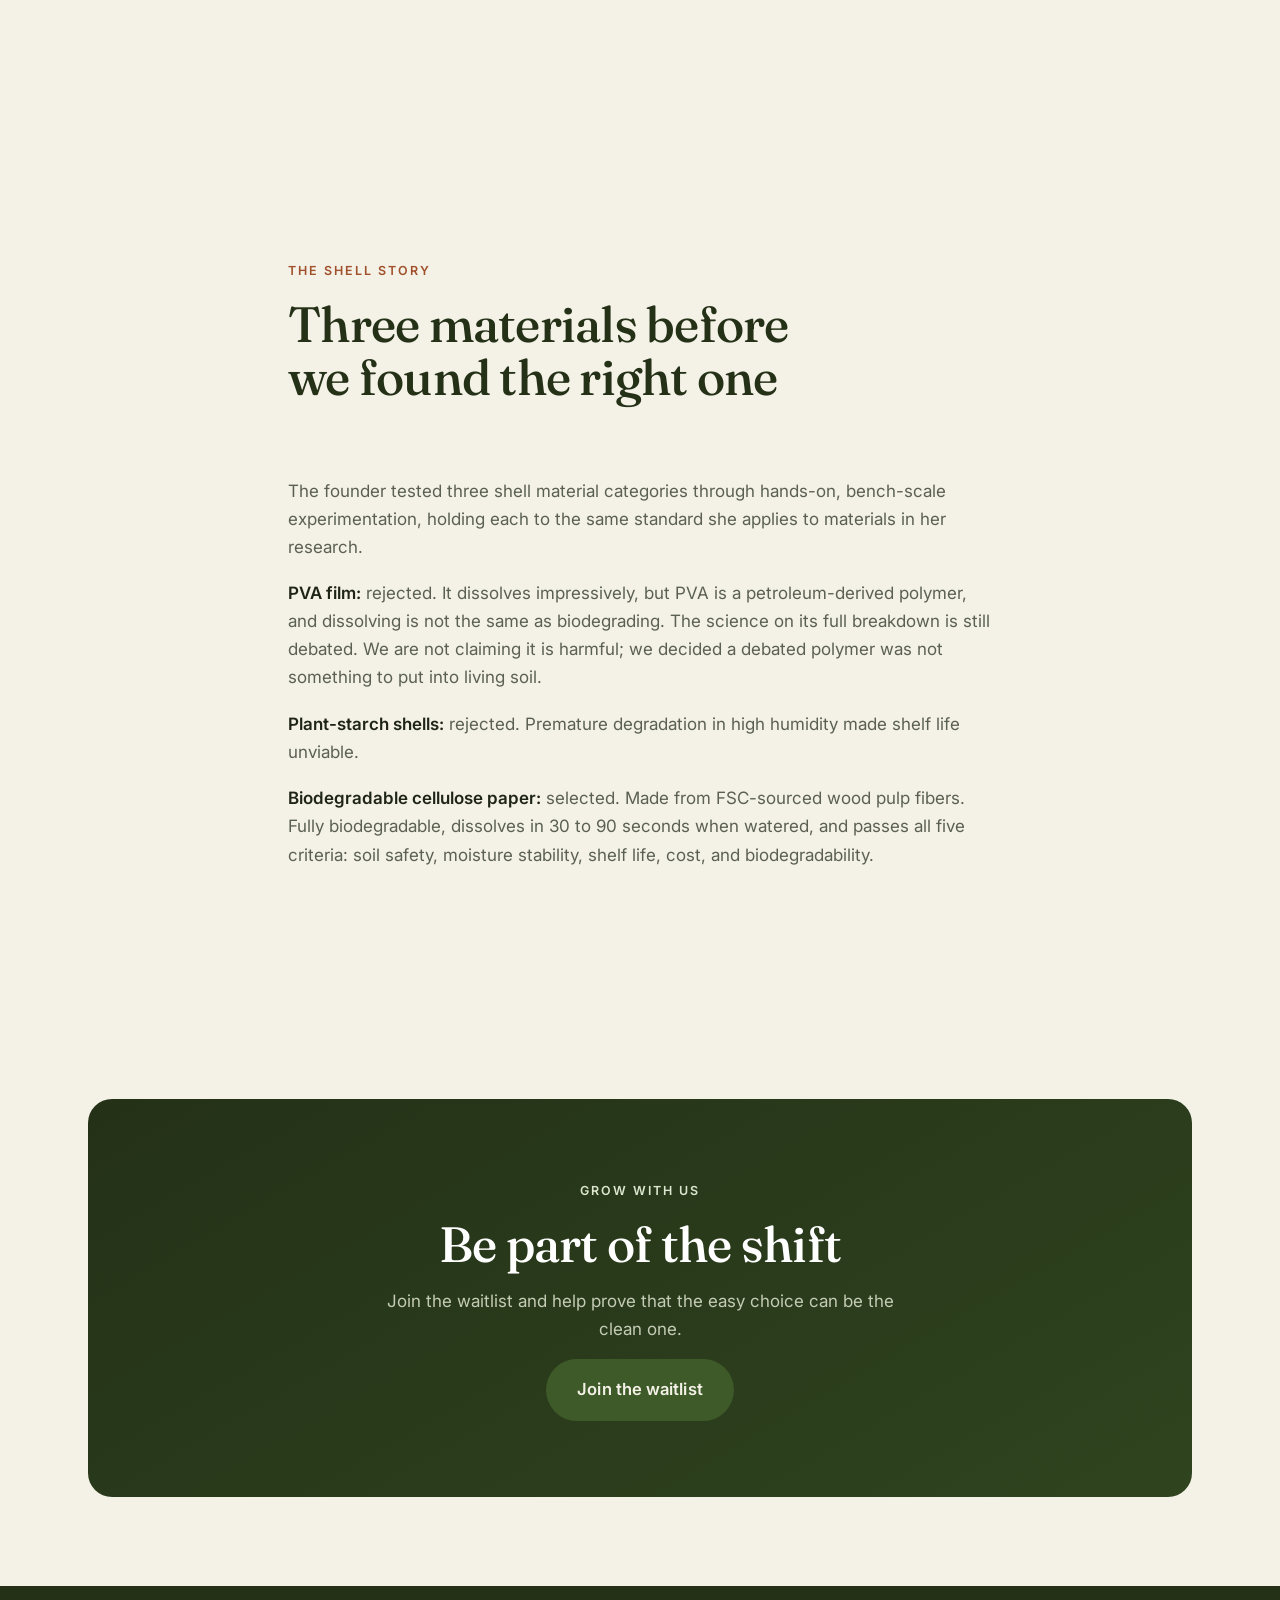
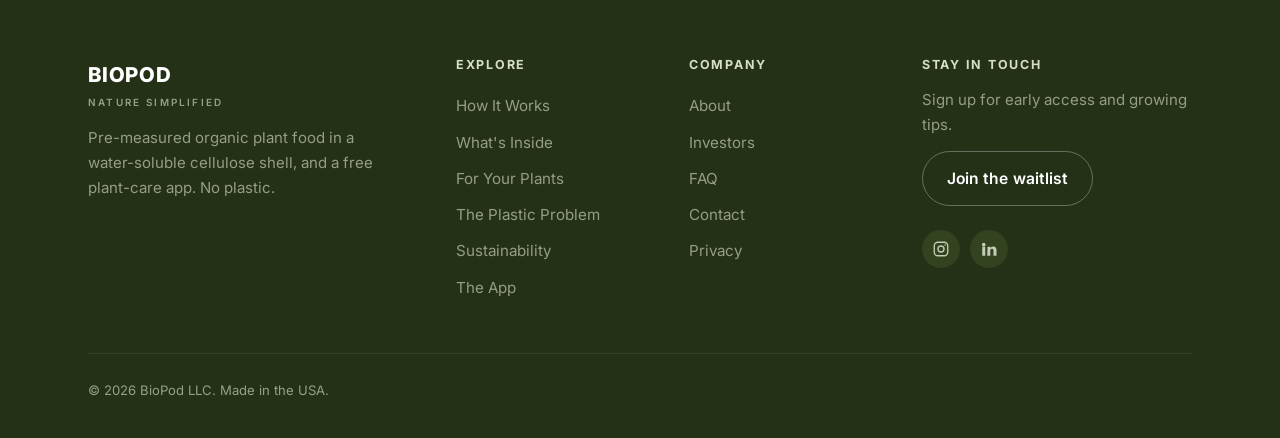
<file: website/sustainability.html>
<!DOCTYPE html>
<html lang="en">
<head>
  <meta charset="UTF-8" />
  <meta name="viewport" content="width=device-width, initial-scale=1.0" />
  <title>Sustainability · BioPod</title>
  <link rel="canonical" href="https://biopodllc.com/sustainability" />
  <meta name="description" content="No plastic bottle, no polymer coating, no PVA. How BioPod is built to leave nothing behind, and what we have verified so far." />
  <link rel="icon" href="favicon.ico?v=5" sizes="any" />
  <link rel="icon" type="image/png" href="assets/brand/favicon.png?v=5" />
  <link rel="apple-touch-icon" href="assets/brand/apple-touch-icon.png?v=5" />
  <meta property="og:title" content="Sustainability · BioPod" />
  <meta property="og:description" content="Plant food without the waste. No plastic." />
  <link rel="preconnect" href="https://fonts.googleapis.com" />
  <link rel="preconnect" href="https://fonts.gstatic.com" crossorigin />
  <link href="https://fonts.googleapis.com/css2?family=Fraunces:opsz,wght@9..144,400..600&family=Inter:wght@400;500;600;700&family=IBM+Plex+Mono:wght@400;500&display=swap" rel="stylesheet" />
  <link rel="stylesheet" href="assets/css/styles.css?v=7" />
</head>
<body>
  <a class="skip-link" href="#main">Skip to content</a>
  <header class="site-header">
    <div class="container nav">
      <a class="brand" href="index.html" aria-label="BioPod home"><img class="brand-logo" src="assets/brand/logo.png?v=2" alt="BioPod" width="49" height="50" /></a>
      <nav class="nav-links" aria-label="Primary">
        <a href="how-it-works.html">How It Works</a><a href="the-science.html">What's Inside</a><a href="for-your-plants.html">For Your Plants</a><a href="https://app.biopodllc.com" target="_blank" rel="noopener">The App</a><a href="faq.html">FAQ</a>
      </nav>
      <div class="nav-right"><a class="btn btn-text" href="contact.html">Contact</a><a class="btn btn-primary" href="index.html#waitlist">Join the waitlist</a></div>
      <button class="nav-toggle" aria-label="Open menu" aria-expanded="false" aria-controls="m-menu"><span></span><span></span><span></span></button>
    </div>
    <div class="mobile-menu" id="m-menu"><a href="how-it-works.html">How It Works</a><a href="the-science.html">What's Inside</a><a href="for-your-plants.html">For Your Plants</a><a href="https://app.biopodllc.com" target="_blank" rel="noopener">The App</a><a href="the-plastic-problem.html">The Plastic Problem</a><a href="sustainability.html">Sustainability</a><a href="about.html">About</a><a href="faq.html">FAQ</a><a href="investors.html">Investors</a><a href="contact.html">Contact</a><a class="btn btn-primary" href="index.html#waitlist">Join the waitlist</a></div>
  </header>

  <main id="main">
    <section class="page-hero">
      <div class="container narrow">
        <p class="breadcrumb"><a href="index.html">Home</a> / Sustainability</p>
        <span class="eyebrow">Sustainability</span>
        <h1>Feed your plants without feeding the problem</h1>
        <p class="lead">Plant care should not come wrapped in plastic. BioPod is organic inputs in a cellulose shell, designed to leave nothing behind but a healthier plant, whether that plant lives on a windowsill or out on a balcony.</p>
      </div>
    </section>

    <section class="section">
      <div class="container narrow">
        <div class="section-head reveal"><span class="eyebrow">The plastic problem</span><h2>The fertilizer aisle is a plastic aisle</h2></div>
        <div class="prose reveal">
          <p>Walk down the fertilizer section of any garden center. Plastic bottles of liquid concentrate. Plastic bags of granular fertilizer. Plastic-coated slow-release beads that remain in your soil indefinitely. Even the options marketed as gentler ship in plastic containers.</p>
          <p>Only about 9 percent of all plastic ever produced has been recycled. The rest sits in landfills, in oceans, and increasingly in soil. <a class="src" href="https://www.science.org/doi/10.1126/sciadv.1700782" target="_blank" rel="noopener">source</a></p>
          <p>Gardening is not exempt. An estimated 500 million plastic pots, trays, and flats are produced in the United States every year, and roughly 5 percent are recycled. <a class="src" href="https://ecori.org/horticulture-industrys-problematic-pot-addiction/" target="_blank" rel="noopener">source</a> Plastic-coated fertilizer adds more: researchers who sampled nineteen fields found coating fragments in every one, and the EU is removing microplastic-containing fertilizers from its market from October 2028. <a href="the-plastic-problem.html" style="color:var(--green-700);text-decoration:underline">Read the full plastic story</a>.</p>
          <p>BioPod's shell is biodegradable cellulose that dissolves in seconds and leaves zero residue. The packaging uses compostable materials. From the pod to the pouch, there is nothing to throw away and nothing left behind.</p>
        </div>
        <p class="cite mt-2 reveal">Sources: Geyer et al., Science Advances; ecoRI News, citing Missouri Botanical Garden estimates; Katsumi et al., Chemosphere; Commission Regulation (EU) 2023/2055.</p>
      </div>
    </section>

    <section class="section">
      <div class="container narrow">
        <div class="section-head reveal"><span class="eyebrow">The shell story</span><h2>Three materials before we found the right one</h2></div>
        <div class="prose reveal">
          <p>The founder tested three shell material categories through hands-on, bench-scale experimentation, holding each to the same standard she applies to materials in her research.</p>
          <p><strong>PVA film:</strong> rejected. It dissolves impressively, but PVA is a petroleum-derived polymer, and dissolving is not the same as biodegrading. The science on its full breakdown is still debated. We are not claiming it is harmful; we decided a debated polymer was not something to put into living soil.</p>
          <p><strong>Plant-starch shells:</strong> rejected. Premature degradation in high humidity made shelf life unviable.</p>
          <p><strong>Biodegradable cellulose paper:</strong> selected. Made from FSC-sourced wood pulp fibers. Fully biodegradable, dissolves in 30 to 90 seconds when watered, and passes all five criteria: soil safety, moisture stability, shelf life, cost, and biodegradability.</p>
        </div>
      </div>
    </section>

    <section class="section tight">
      <div class="container">
        <div class="cta reveal"><span class="eyebrow">Grow with us</span><h2>Be part of the shift</h2><p>Join the waitlist and help prove that the easy choice can be the clean one.</p><p class="mt-3"><a class="btn btn-primary btn-lg" href="index.html#waitlist">Join the waitlist</a></p></div>
      </div>
    </section>
  </main>

  <footer class="site-footer">
    <div class="container">
      <div class="footer-grid">
        <div class="footer-about"><a class="brand" href="index.html" aria-label="BioPod home"><span><span class="brand-wordmark">BioPod</span><span class="tagline">Nature Simplified</span></span></a><p>Pre-measured organic plant food in a water-soluble cellulose shell, and a free plant-care app. No plastic.</p></div>
        <div><h4>Explore</h4><ul class="footer-links"><li><a href="how-it-works.html">How It Works</a></li><li><a href="the-science.html">What's Inside</a></li><li><a href="for-your-plants.html">For Your Plants</a></li><li><a href="the-plastic-problem.html">The Plastic Problem</a></li><li><a href="sustainability.html">Sustainability</a></li><li><a href="https://app.biopodllc.com" target="_blank" rel="noopener">The App</a></li></ul></div>
        <div><h4>Company</h4><ul class="footer-links"><li><a href="about.html">About</a></li><li><a href="investors.html">Investors</a></li><li><a href="faq.html">FAQ</a></li><li><a href="contact.html">Contact</a></li><li><a href="privacy.html">Privacy</a></li></ul></div>
        <div class="footer-cta"><h4>Stay in touch</h4><p>Sign up for early access and growing tips.</p><a class="btn btn-outline" href="index.html#waitlist">Join the waitlist</a><div class="socials mt-3"><a href="https://www.instagram.com/biopodllc/" target="_blank" rel="noopener" aria-label="BioPod on Instagram"><svg viewBox="0 0 24 24" fill="none" stroke="currentColor" stroke-width="1.8"><rect x="3" y="3" width="18" height="18" rx="5"/><circle cx="12" cy="12" r="4"/><circle cx="17.5" cy="6.5" r="1" fill="currentColor" stroke="none"/></svg></a><a href="https://www.linkedin.com/company/biopodllc" target="_blank" rel="noopener" aria-label="BioPod on LinkedIn"><svg viewBox="0 0 24 24" fill="currentColor"><path d="M4.98 3.5a2.5 2.5 0 1 1 0 5 2.5 2.5 0 0 1 0-5ZM3 9h4v12H3zM10 9h3.8v1.7h.05c.53-1 1.83-2.05 3.76-2.05C21.2 8.65 22 11 22 14.1V21h-4v-6.1c0-1.45-.03-3.3-2-3.3-2.01 0-2.32 1.57-2.32 3.2V21h-4z"/></svg></a></div></div>
      </div>
      <div class="footer-bottom"><span>&copy; <span data-year>2026</span> BioPod LLC. Made in the USA.</span></div>
    </div>
  </footer>
  <script src="assets/js/main.js?v=5" defer></script>
</body>
</html>
</file>
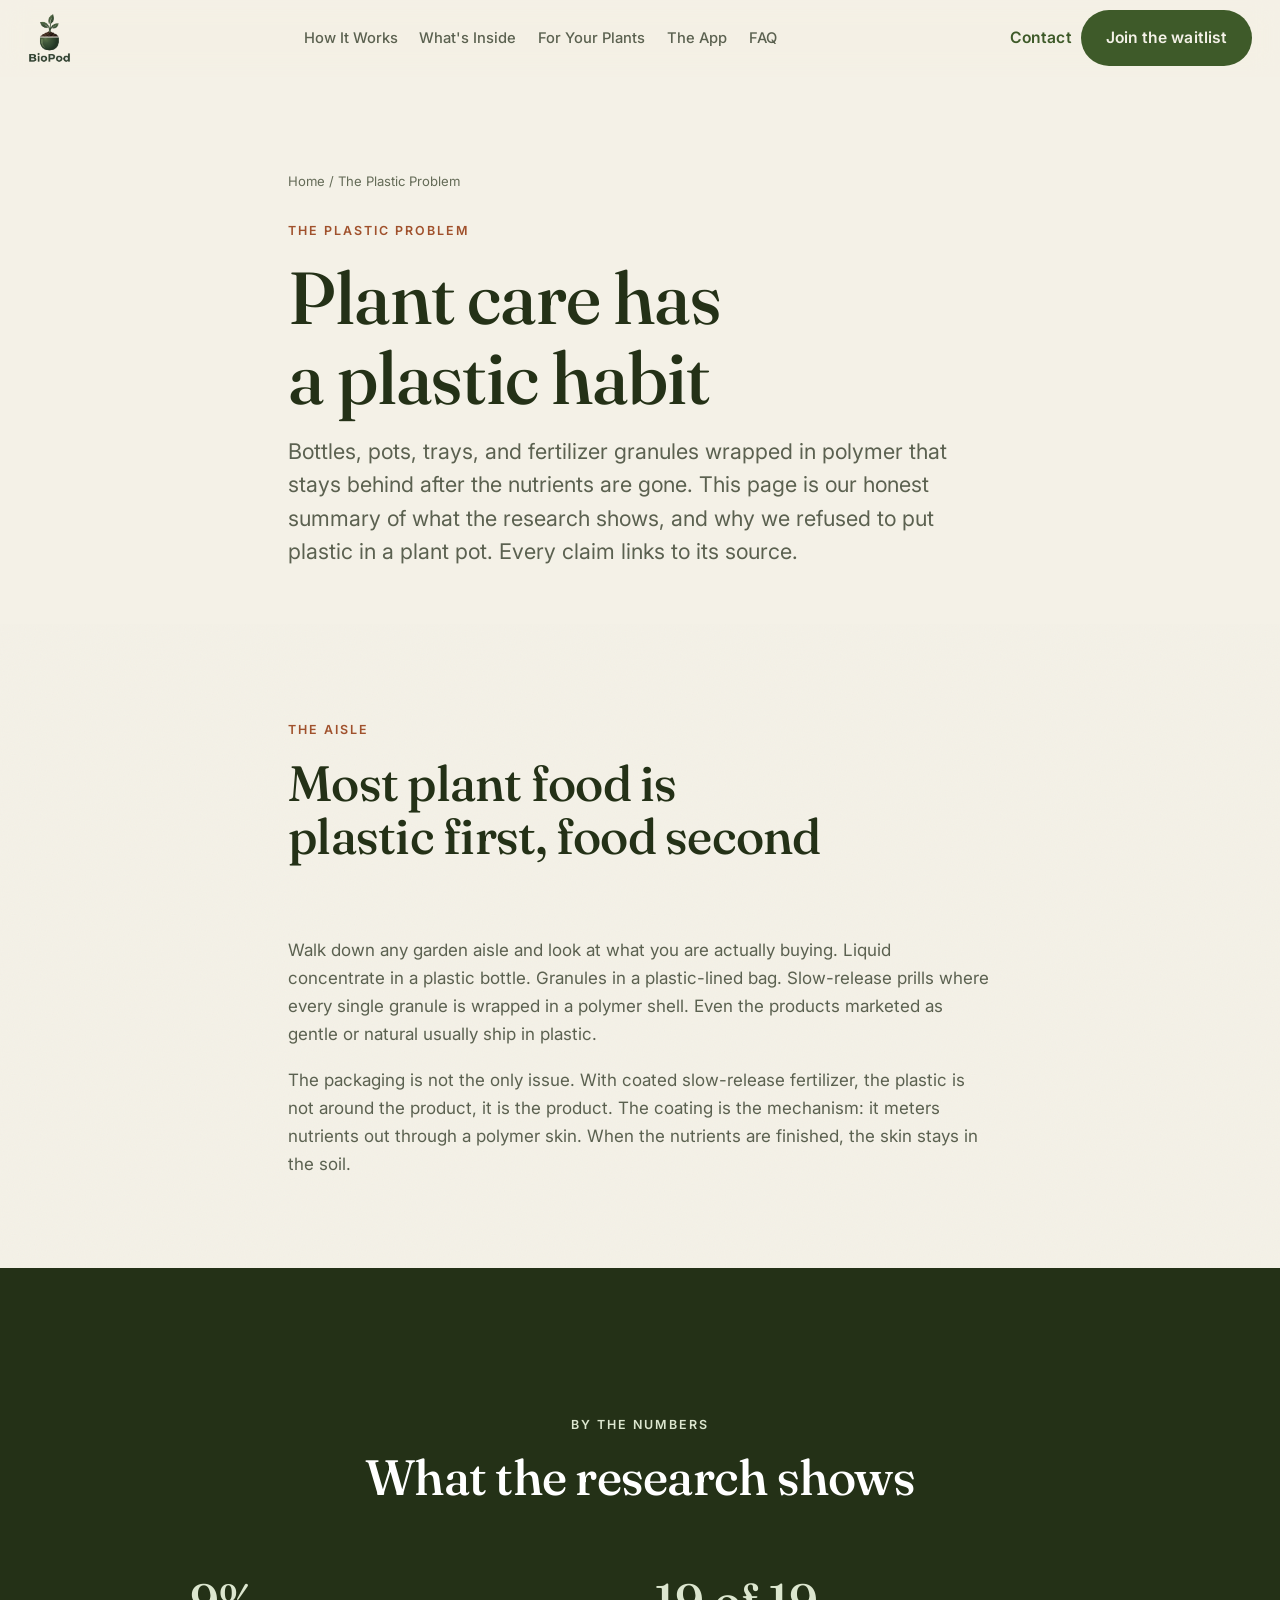
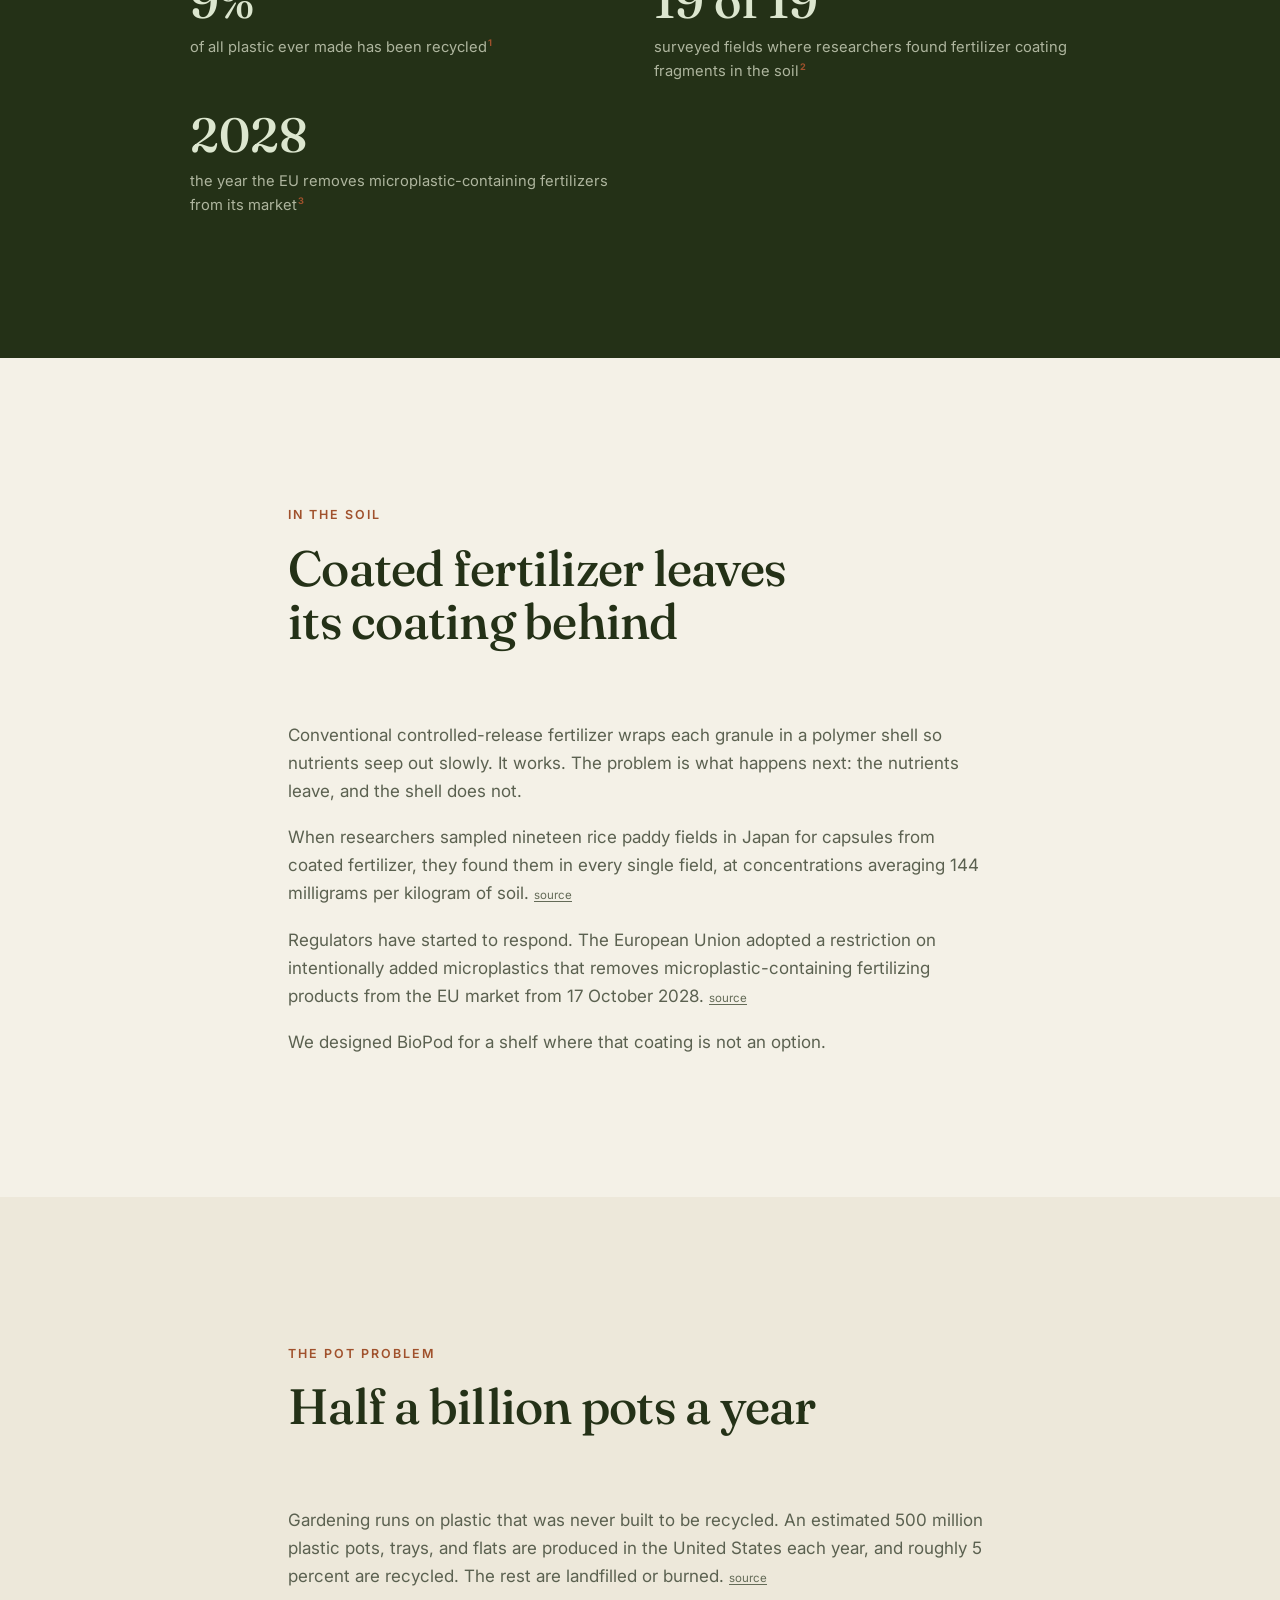
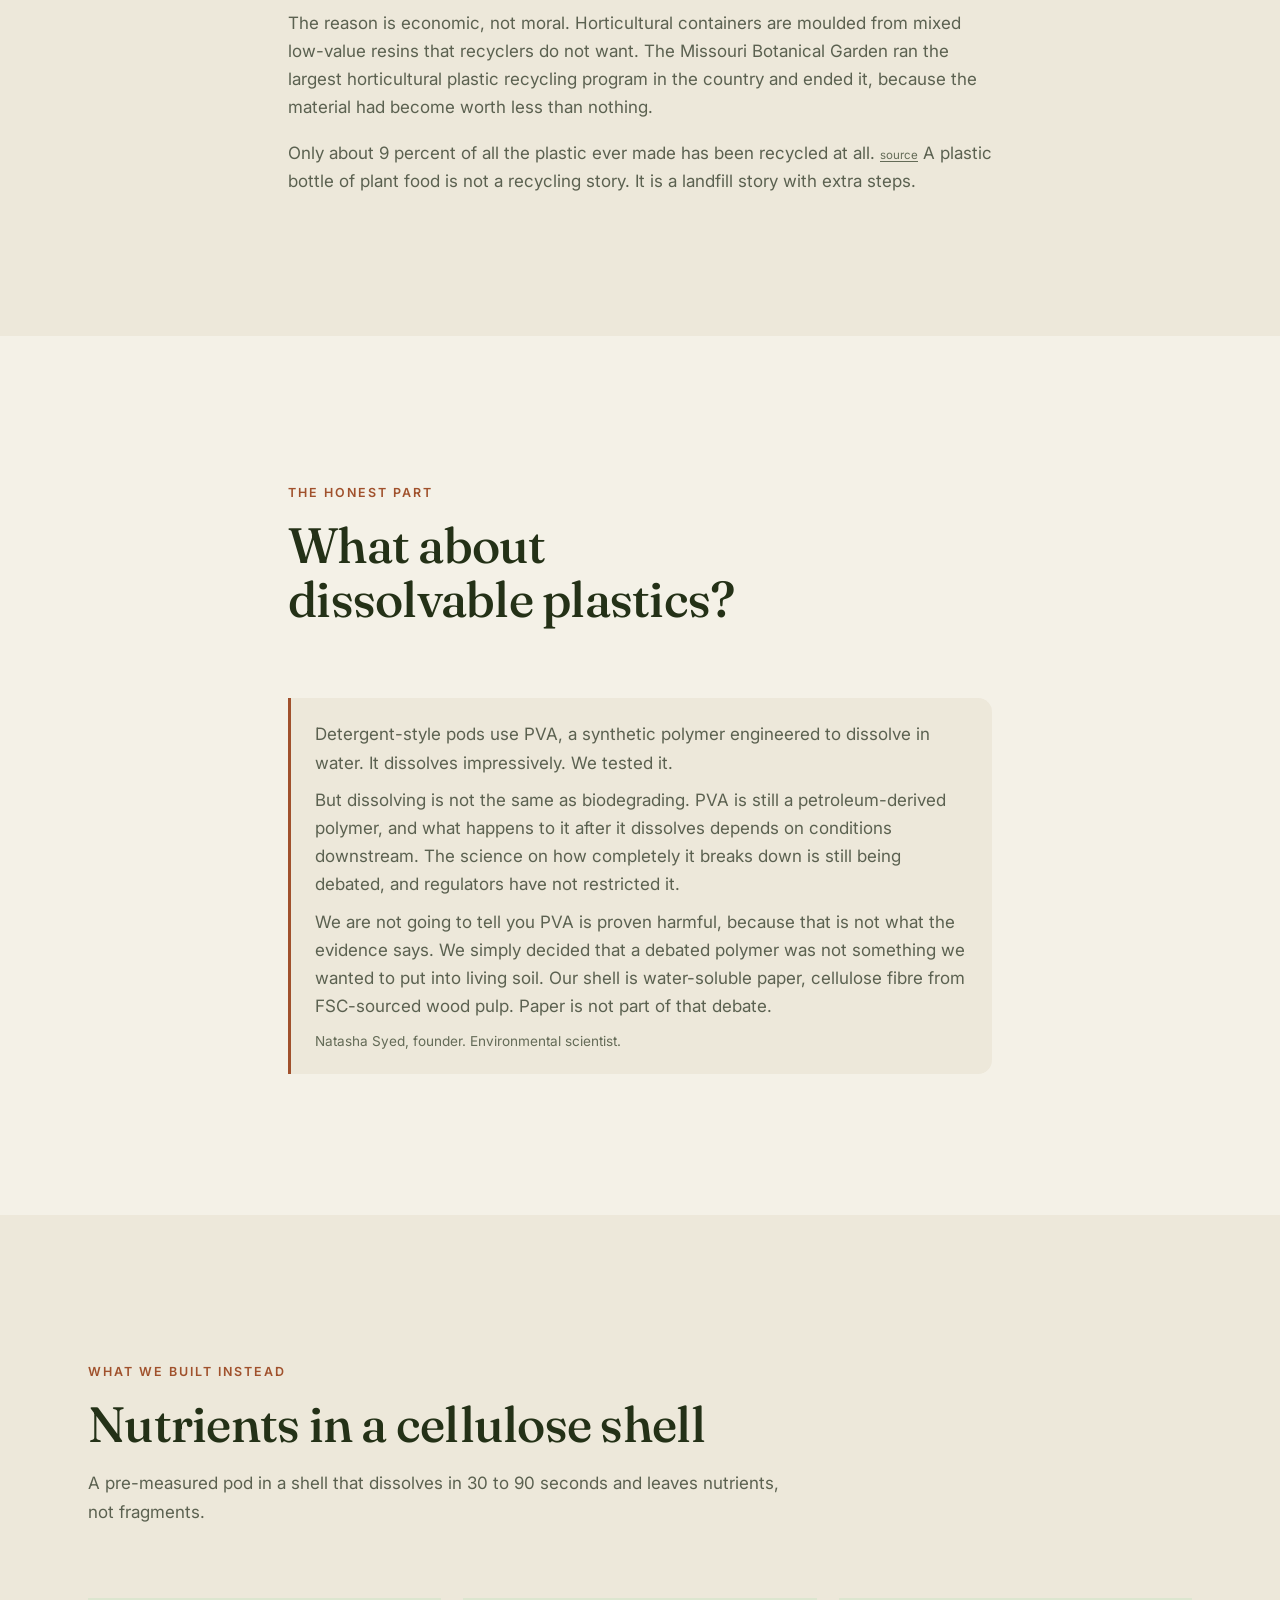
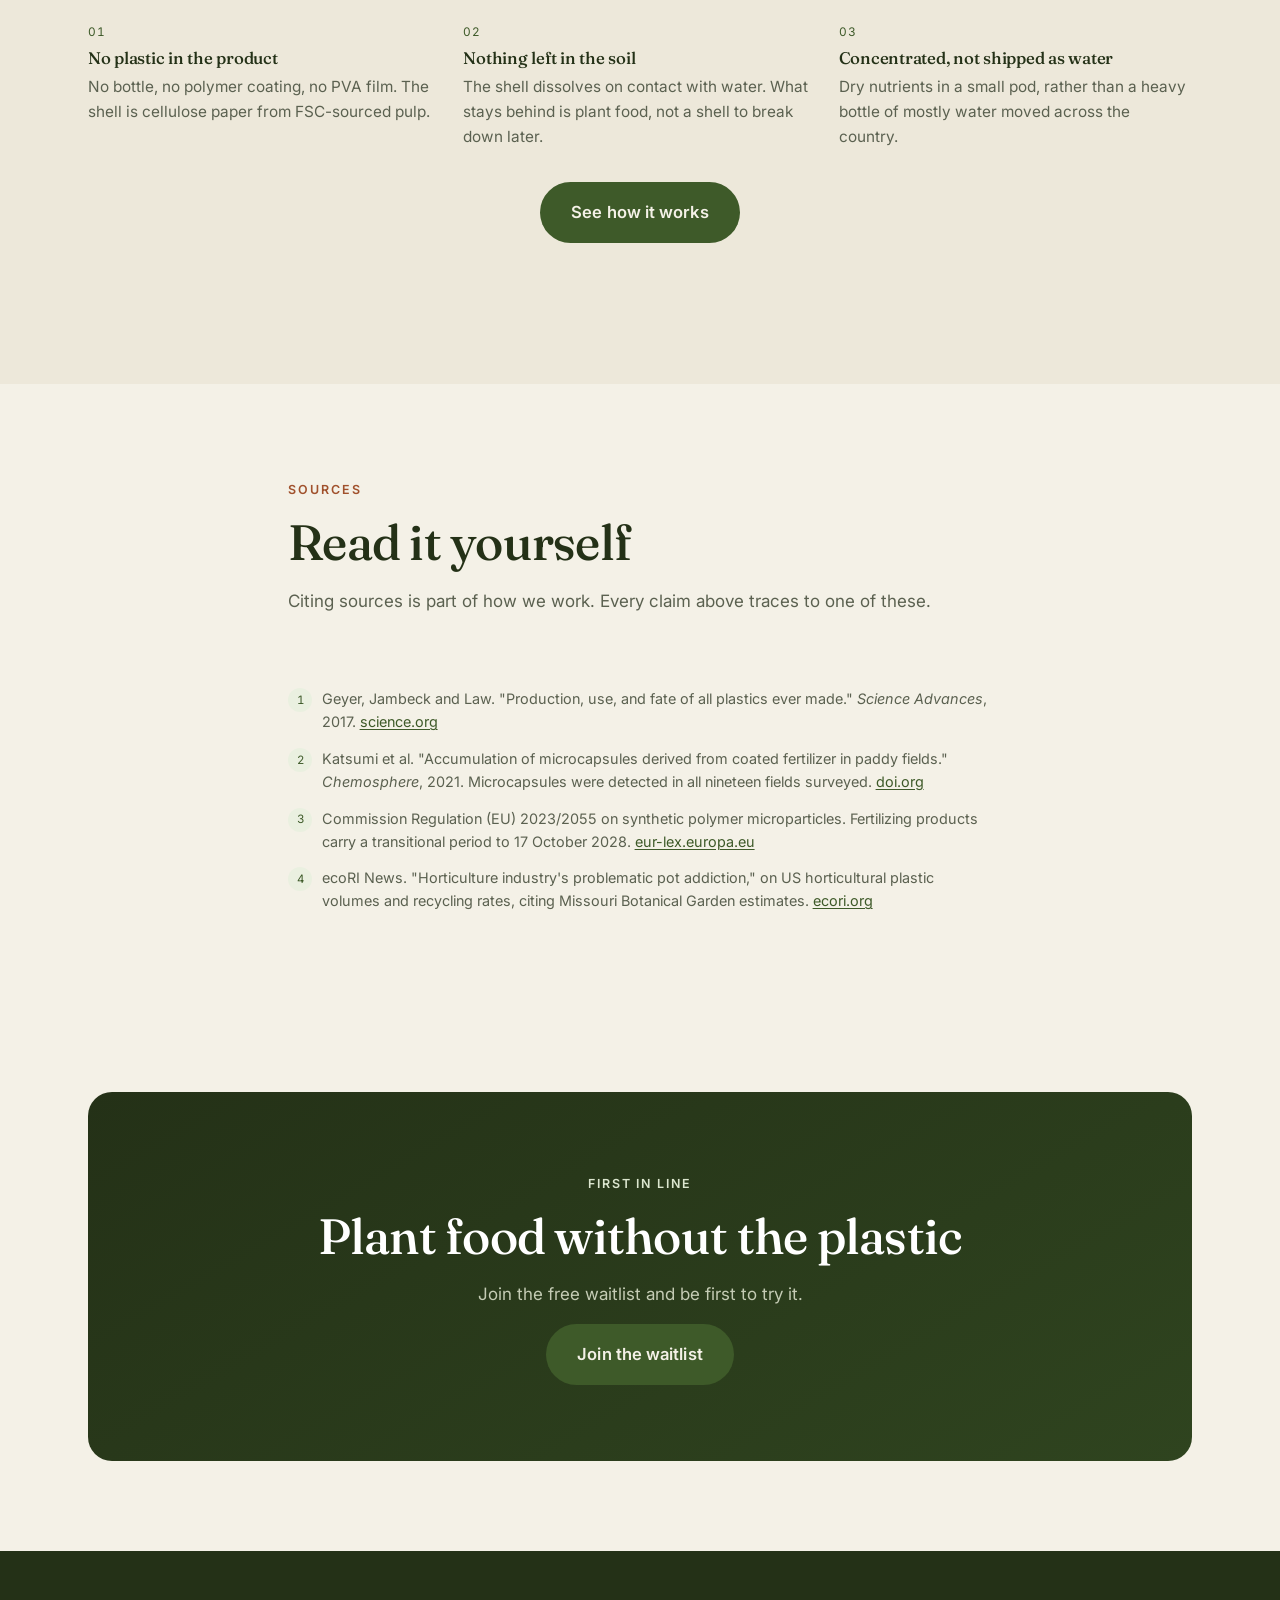
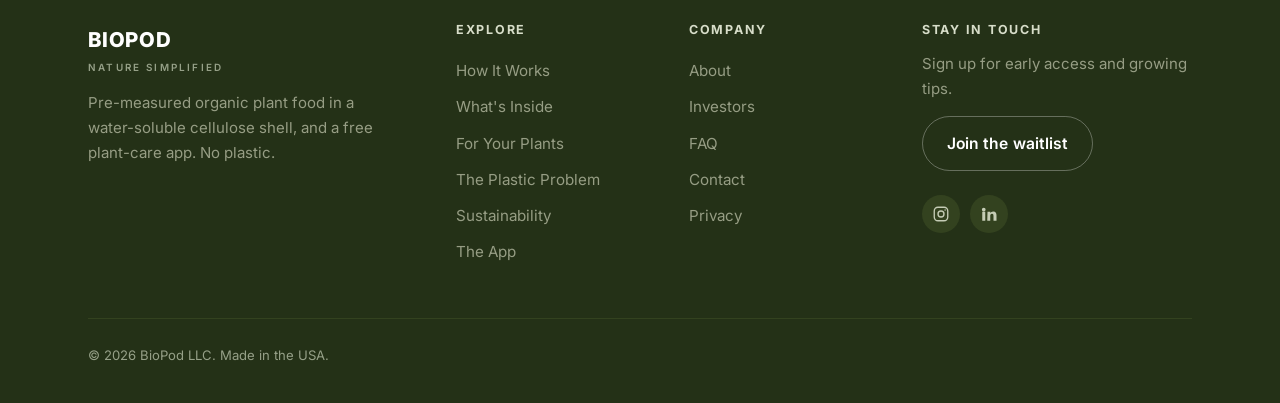
<file: website/the-plastic-problem.html>
<!DOCTYPE html>
<html lang="en">
<head>
  <meta charset="UTF-8" />
  <meta name="viewport" content="width=device-width, initial-scale=1.0" />
  <title>The Plastic Problem · BioPod</title>
  <link rel="canonical" href="https://biopodllc.com/the-plastic-problem" />
  <meta name="description" content="Plant care has a plastic habit: bottles, pots, and polymer-coated fertilizer that stays in the soil. What the research says, and why BioPod uses a cellulose shell instead." />
  <link rel="icon" href="favicon.ico?v=5" sizes="any" />
  <link rel="icon" type="image/png" href="assets/brand/favicon.png?v=5" />
  <link rel="apple-touch-icon" href="assets/brand/apple-touch-icon.png?v=5" />
  <meta property="og:title" content="The Plastic Problem · BioPod" />
  <meta property="og:description" content="Why we refused to wrap plant food in polymer. The research, with every source linked." />
  <link rel="preconnect" href="https://fonts.googleapis.com" />
  <link rel="preconnect" href="https://fonts.gstatic.com" crossorigin />
  <link href="https://fonts.googleapis.com/css2?family=Fraunces:opsz,wght@9..144,400..600&family=Inter:wght@400;500;600;700&family=IBM+Plex+Mono:wght@400;500&display=swap" rel="stylesheet" />
  <link rel="stylesheet" href="assets/css/styles.css?v=7" />
</head>
<body>
  <a class="skip-link" href="#main">Skip to content</a>
  <header class="site-header">
    <div class="container nav">
      <a class="brand" href="index.html" aria-label="BioPod home"><img class="brand-logo" src="assets/brand/logo.png?v=2" alt="BioPod" width="49" height="50" /></a>
      <nav class="nav-links" aria-label="Primary">
        <a href="how-it-works.html">How It Works</a><a href="the-science.html">What's Inside</a><a href="for-your-plants.html">For Your Plants</a><a href="https://app.biopodllc.com" target="_blank" rel="noopener">The App</a><a href="faq.html">FAQ</a>
      </nav>
      <div class="nav-right"><a class="btn btn-text" href="contact.html">Contact</a><a class="btn btn-primary" href="index.html#waitlist">Join the waitlist</a></div>
      <button class="nav-toggle" aria-label="Open menu" aria-expanded="false" aria-controls="m-menu"><span></span><span></span><span></span></button>
    </div>
    <div class="mobile-menu" id="m-menu"><a href="how-it-works.html">How It Works</a><a href="the-science.html">What's Inside</a><a href="for-your-plants.html">For Your Plants</a><a href="https://app.biopodllc.com" target="_blank" rel="noopener">The App</a><a href="the-plastic-problem.html">The Plastic Problem</a><a href="sustainability.html">Sustainability</a><a href="about.html">About</a><a href="faq.html">FAQ</a><a href="investors.html">Investors</a><a href="contact.html">Contact</a><a class="btn btn-primary" href="index.html#waitlist">Join the waitlist</a></div>
  </header>

  <main id="main">
    <section class="page-hero">
      <div class="container narrow">
        <p class="breadcrumb"><a href="index.html">Home</a> / The Plastic Problem</p>
        <span class="eyebrow">The plastic problem</span>
        <h1>Plant care has a plastic habit</h1>
        <p class="lead">Bottles, pots, trays, and fertilizer granules wrapped in polymer that stays behind after the nutrients are gone. This page is our honest summary of what the research shows, and why we refused to put plastic in a plant pot. Every claim links to its source.</p>
      </div>
    </section>

    <section class="section tight section--paper">
      <div class="container narrow">
        <div class="section-head reveal"><span class="eyebrow">The aisle</span><h2>Most plant food is plastic first, food second</h2></div>
        <div class="prose reveal">
          <p>Walk down any garden aisle and look at what you are actually buying. Liquid concentrate in a plastic bottle. Granules in a plastic-lined bag. Slow-release prills where every single granule is wrapped in a polymer shell. Even the products marketed as gentle or natural usually ship in plastic.</p>
          <p>The packaging is not the only issue. With coated slow-release fertilizer, the plastic is not around the product, it is the product. The coating is the mechanism: it meters nutrients out through a polymer skin. When the nutrients are finished, the skin stays in the soil.</p>
        </div>
      </div>
    </section>

    <section class="section section--dark">
      <div class="container">
        <div class="section-head center reveal" style="margin-inline:auto"><span class="eyebrow">By the numbers</span><h2>What the research shows</h2></div>
        <div class="stats" style="max-width:900px;margin-inline:auto">
          <div class="stat reveal"><div class="num">9%</div><div class="lbl">of all plastic ever made has been recycled<sup class="ref">1</sup></div></div>
          <div class="stat reveal"><div class="num">19 of 19</div><div class="lbl">surveyed fields where researchers found fertilizer coating fragments in the soil<sup class="ref">2</sup></div></div>
          <div class="stat reveal"><div class="num">2028</div><div class="lbl">the year the EU removes microplastic-containing fertilizers from its market<sup class="ref">3</sup></div></div>
        </div>
      </div>
    </section>

    <section class="section">
      <div class="container narrow">
        <div class="section-head reveal"><span class="eyebrow">In the soil</span><h2>Coated fertilizer leaves its coating behind</h2></div>
        <div class="prose reveal">
          <p>Conventional controlled-release fertilizer wraps each granule in a polymer shell so nutrients seep out slowly. It works. The problem is what happens next: the nutrients leave, and the shell does not.</p>
          <p>When researchers sampled nineteen rice paddy fields in Japan for capsules from coated fertilizer, they found them in every single field, at concentrations averaging 144 milligrams per kilogram of soil. <a class="src" href="https://doi.org/10.1016/j.chemosphere.2020.129185" target="_blank" rel="noopener">source</a></p>
          <p>Regulators have started to respond. The European Union adopted a restriction on intentionally added microplastics that removes microplastic-containing fertilizing products from the EU market from 17 October 2028. <a class="src" href="https://eur-lex.europa.eu/eli/reg/2023/2055/oj" target="_blank" rel="noopener">source</a></p>
          <p>We designed BioPod for a shelf where that coating is not an option.</p>
        </div>
      </div>
    </section>

    <section class="section section--alt">
      <div class="container narrow">
        <div class="section-head reveal"><span class="eyebrow">The pot problem</span><h2>Half a billion pots a year</h2></div>
        <div class="prose reveal">
          <p>Gardening runs on plastic that was never built to be recycled. An estimated 500 million plastic pots, trays, and flats are produced in the United States each year, and roughly 5 percent are recycled. The rest are landfilled or burned. <a class="src" href="https://ecori.org/horticulture-industrys-problematic-pot-addiction/" target="_blank" rel="noopener">source</a></p>
          <p>The reason is economic, not moral. Horticultural containers are moulded from mixed low-value resins that recyclers do not want. The Missouri Botanical Garden ran the largest horticultural plastic recycling program in the country and ended it, because the material had become worth less than nothing.</p>
          <p>Only about 9 percent of all the plastic ever made has been recycled at all. <a class="src" href="https://www.science.org/doi/10.1126/sciadv.1700782" target="_blank" rel="noopener">source</a> A plastic bottle of plant food is not a recycling story. It is a landfill story with extra steps.</p>
        </div>
      </div>
    </section>

    <section class="section">
      <div class="container narrow">
        <div class="section-head reveal"><span class="eyebrow">The honest part</span><h2>What about dissolvable plastics?</h2></div>
        <div class="fieldnote reveal">
          <p>Detergent-style pods use PVA, a synthetic polymer engineered to dissolve in water. It dissolves impressively. We tested it.</p>
          <p>But dissolving is not the same as biodegrading. PVA is still a petroleum-derived polymer, and what happens to it after it dissolves depends on conditions downstream. The science on how completely it breaks down is still being debated, and regulators have not restricted it.</p>
          <p>We are not going to tell you PVA is proven harmful, because that is not what the evidence says. We simply decided that a debated polymer was not something we wanted to put into living soil. Our shell is water-soluble paper, cellulose fibre from FSC-sourced wood pulp. Paper is not part of that debate.</p>
          <p class="who">Natasha Syed, founder. Environmental scientist.</p>
        </div>
      </div>
    </section>

    <section class="section section--alt">
      <div class="container">
        <div class="section-head reveal"><span class="eyebrow">What we built instead</span><h2>Nutrients in a cellulose shell</h2><p>A pre-measured pod in a shell that dissolves in 30 to 90 seconds and leaves nutrients, not fragments.</p></div>
        <div class="promise reveal">
          <div class="p-item"><span class="p-num">01</span><h3>No plastic in the product</h3><p>No bottle, no polymer coating, no PVA film. The shell is cellulose paper from FSC-sourced pulp.</p></div>
          <div class="p-item"><span class="p-num">02</span><h3>Nothing left in the soil</h3><p>The shell dissolves on contact with water. What stays behind is plant food, not a shell to break down later.</p></div>
          <div class="p-item"><span class="p-num">03</span><h3>Concentrated, not shipped as water</h3><p>Dry nutrients in a small pod, rather than a heavy bottle of mostly water moved across the country.</p></div>
        </div>
        <p class="center mt-4 reveal"><a class="btn btn-primary btn-lg" href="how-it-works.html">See how it works</a></p>
      </div>
    </section>

    <section class="section tight">
      <div class="container narrow">
        <div class="section-head reveal"><span class="eyebrow">Sources</span><h2>Read it yourself</h2><p>Citing sources is part of how we work. Every claim above traces to one of these.</p></div>
        <ol class="sources-list reveal">
          <li>Geyer, Jambeck and Law. "Production, use, and fate of all plastics ever made." <em>Science Advances</em>, 2017. <a href="https://www.science.org/doi/10.1126/sciadv.1700782" target="_blank" rel="noopener">science.org</a></li>
          <li>Katsumi et al. "Accumulation of microcapsules derived from coated fertilizer in paddy fields." <em>Chemosphere</em>, 2021. Microcapsules were detected in all nineteen fields surveyed. <a href="https://doi.org/10.1016/j.chemosphere.2020.129185" target="_blank" rel="noopener">doi.org</a></li>
          <li>Commission Regulation (EU) 2023/2055 on synthetic polymer microparticles. Fertilizing products carry a transitional period to 17 October 2028. <a href="https://eur-lex.europa.eu/eli/reg/2023/2055/oj" target="_blank" rel="noopener">eur-lex.europa.eu</a></li>
          <li>ecoRI News. "Horticulture industry's problematic pot addiction," on US horticultural plastic volumes and recycling rates, citing Missouri Botanical Garden estimates. <a href="https://ecori.org/horticulture-industrys-problematic-pot-addiction/" target="_blank" rel="noopener">ecori.org</a></li>
        </ol>
      </div>
    </section>

    <section class="section tight">
      <div class="container">
        <div class="cta reveal"><span class="eyebrow">First in line</span><h2>Plant food without the plastic</h2><p>Join the free waitlist and be first to try it.</p><p class="mt-3"><a class="btn btn-primary btn-lg" href="index.html#waitlist">Join the waitlist</a></p></div>
      </div>
    </section>
  </main>

  <footer class="site-footer">
    <div class="container">
      <div class="footer-grid">
        <div class="footer-about"><a class="brand" href="index.html" aria-label="BioPod home"><span><span class="brand-wordmark">BioPod</span><span class="tagline">Nature Simplified</span></span></a><p>Pre-measured organic plant food in a water-soluble cellulose shell, and a free plant-care app. No plastic.</p></div>
        <div><h4>Explore</h4><ul class="footer-links"><li><a href="how-it-works.html">How It Works</a></li><li><a href="the-science.html">What's Inside</a></li><li><a href="for-your-plants.html">For Your Plants</a></li><li><a href="the-plastic-problem.html">The Plastic Problem</a></li><li><a href="sustainability.html">Sustainability</a></li><li><a href="https://app.biopodllc.com" target="_blank" rel="noopener">The App</a></li></ul></div>
        <div><h4>Company</h4><ul class="footer-links"><li><a href="about.html">About</a></li><li><a href="investors.html">Investors</a></li><li><a href="faq.html">FAQ</a></li><li><a href="contact.html">Contact</a></li><li><a href="privacy.html">Privacy</a></li></ul></div>
        <div class="footer-cta"><h4>Stay in touch</h4><p>Sign up for early access and growing tips.</p><a class="btn btn-outline" href="index.html#waitlist">Join the waitlist</a><div class="socials mt-3"><a href="https://www.instagram.com/biopodllc/" target="_blank" rel="noopener" aria-label="BioPod on Instagram"><svg viewBox="0 0 24 24" fill="none" stroke="currentColor" stroke-width="1.8"><rect x="3" y="3" width="18" height="18" rx="5"/><circle cx="12" cy="12" r="4"/><circle cx="17.5" cy="6.5" r="1" fill="currentColor" stroke="none"/></svg></a><a href="https://www.linkedin.com/company/biopodllc" target="_blank" rel="noopener" aria-label="BioPod on LinkedIn"><svg viewBox="0 0 24 24" fill="currentColor"><path d="M4.98 3.5a2.5 2.5 0 1 1 0 5 2.5 2.5 0 0 1 0-5ZM3 9h4v12H3zM10 9h3.8v1.7h.05c.53-1 1.83-2.05 3.76-2.05C21.2 8.65 22 11 22 14.1V21h-4v-6.1c0-1.45-.03-3.3-2-3.3-2.01 0-2.32 1.57-2.32 3.2V21h-4z"/></svg></a></div></div>
      </div>
      <div class="footer-bottom"><span>&copy; <span data-year>2026</span> BioPod LLC. Made in the USA.</span></div>
    </div>
  </footer>
  <script src="assets/js/main.js?v=5" defer></script>
</body>
</html>
</file>
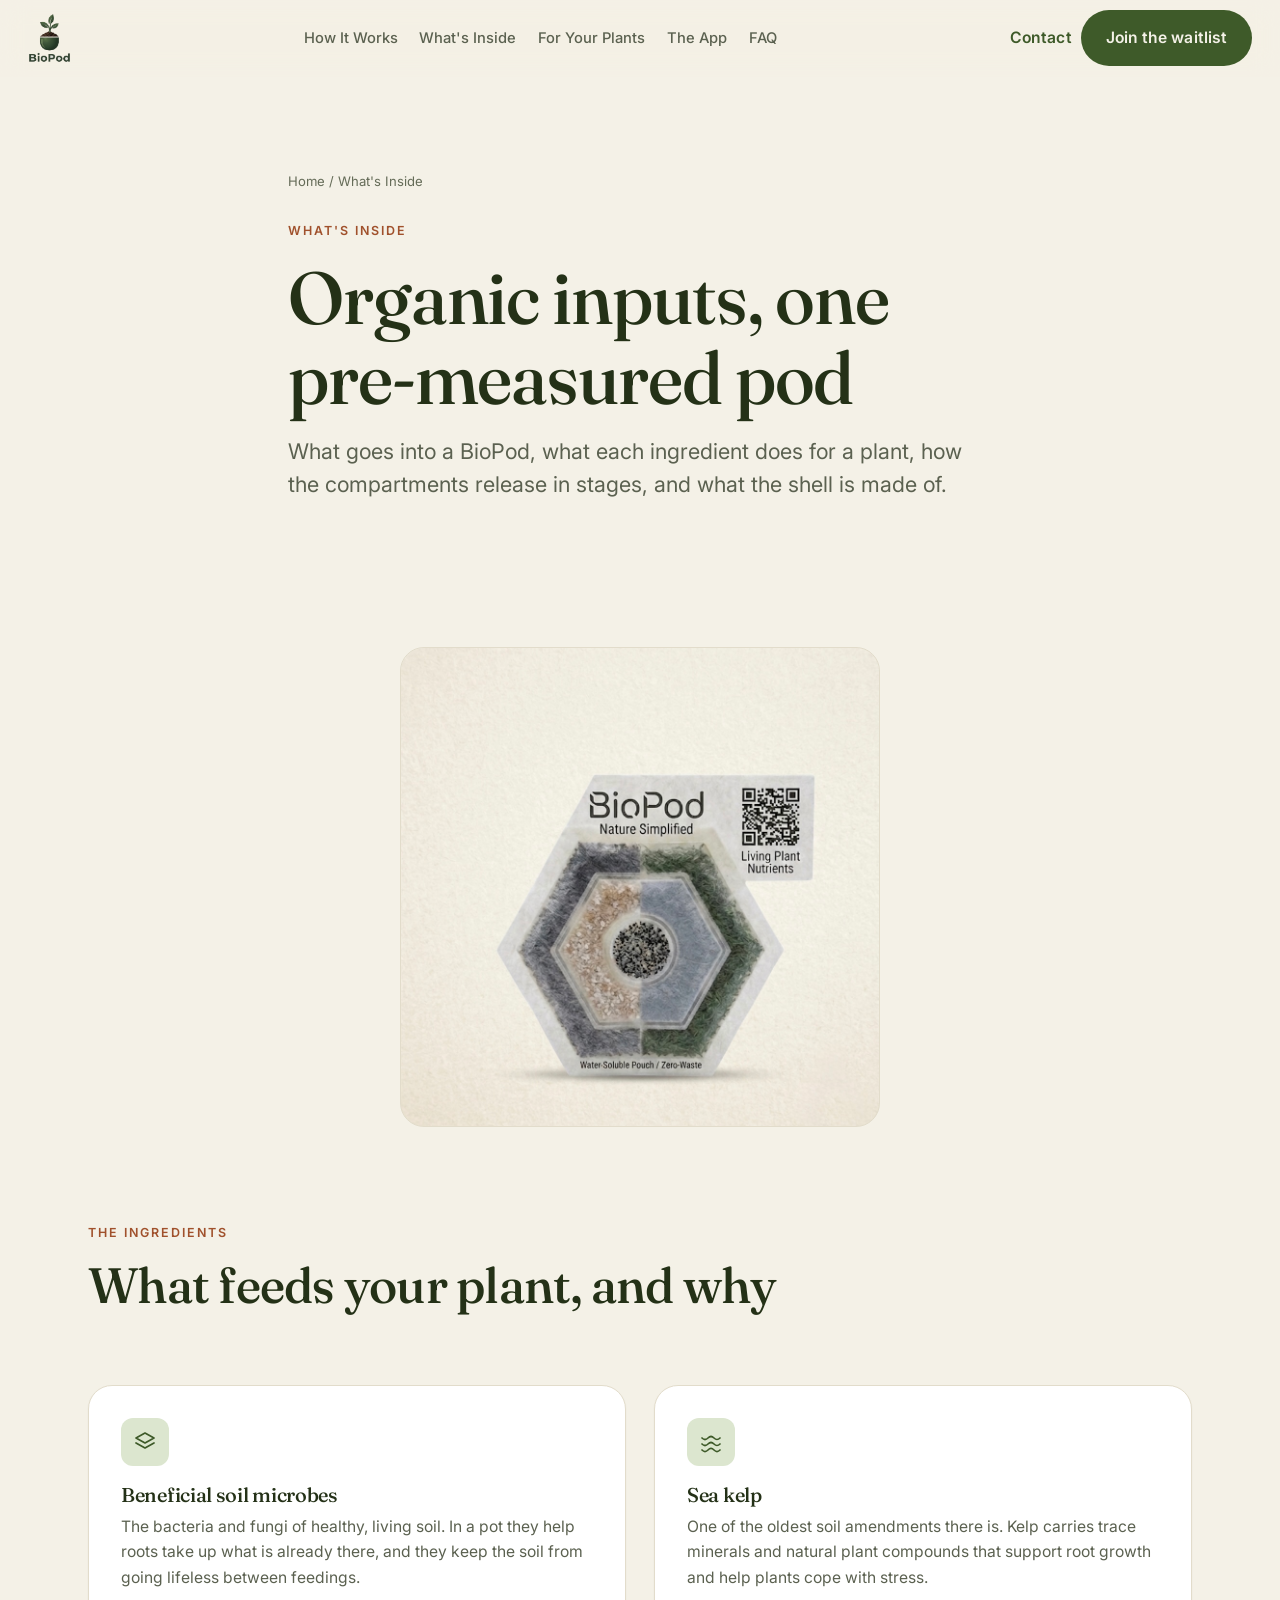
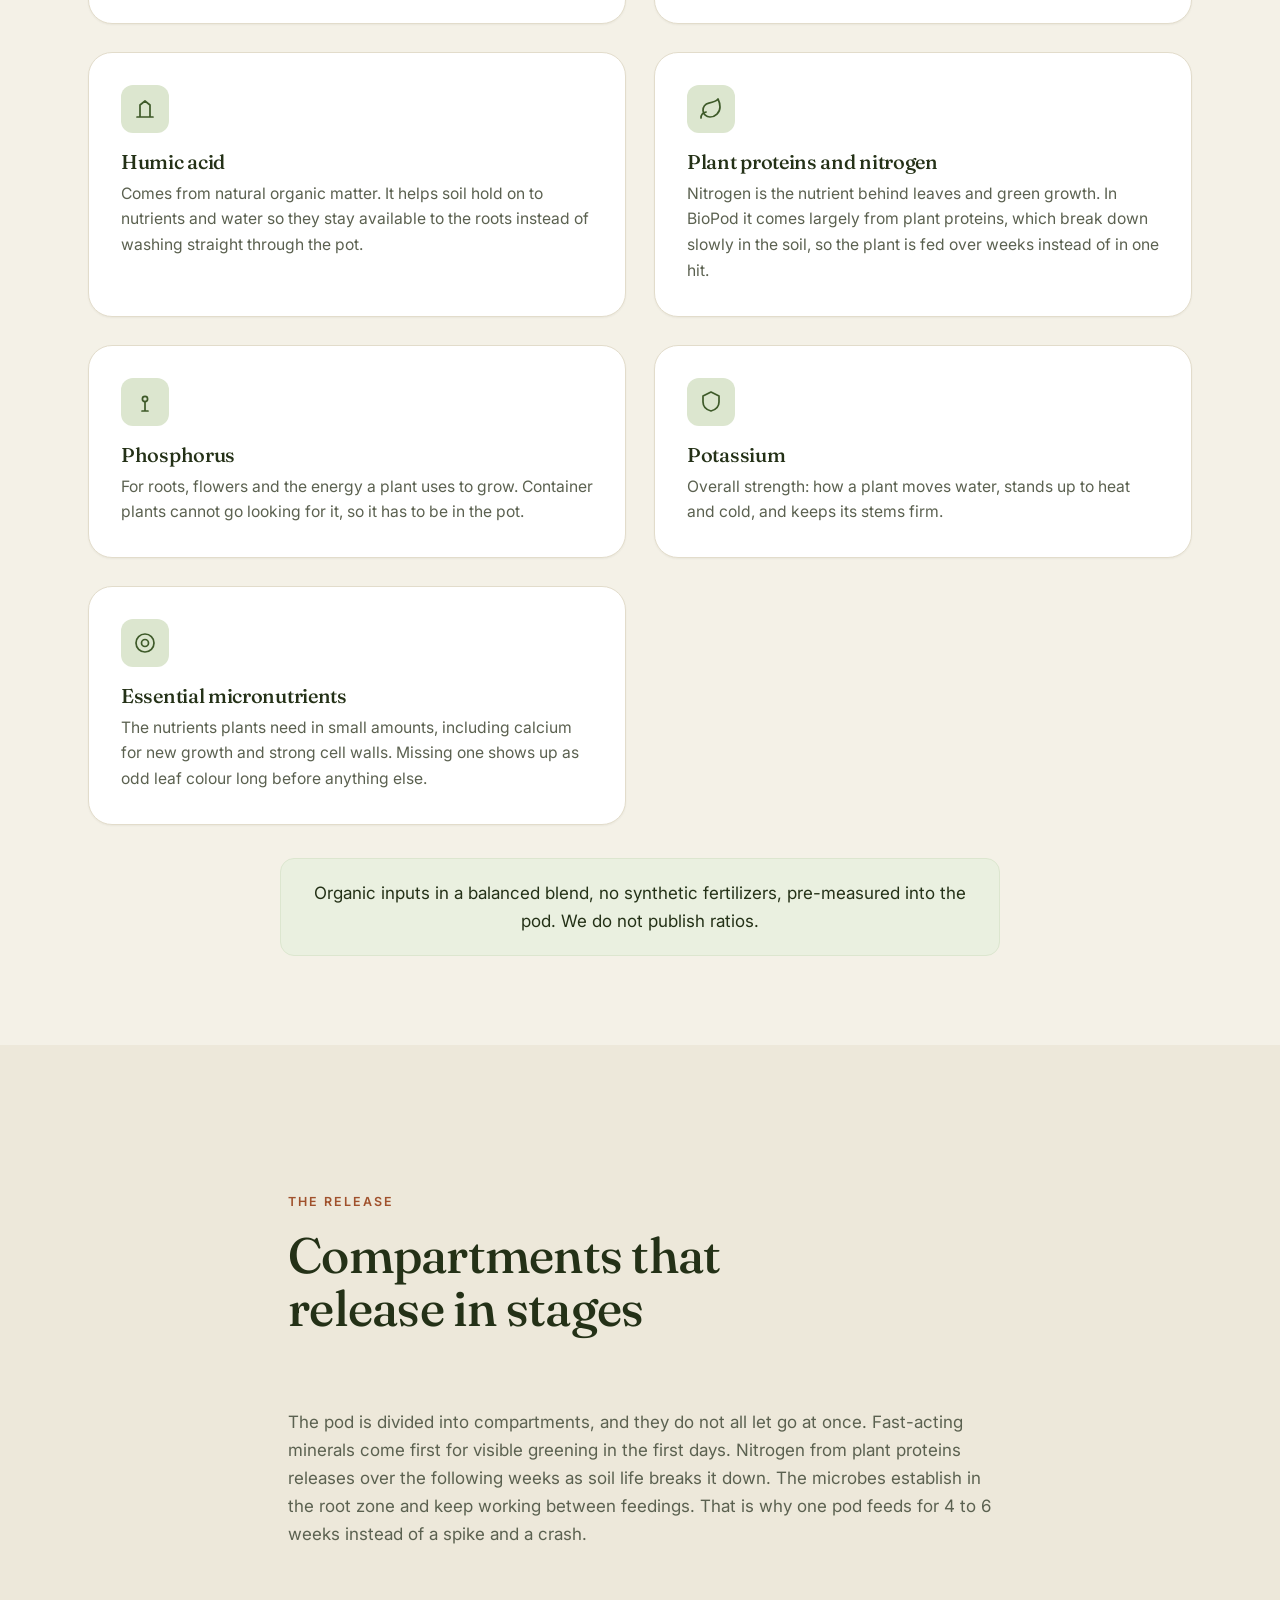
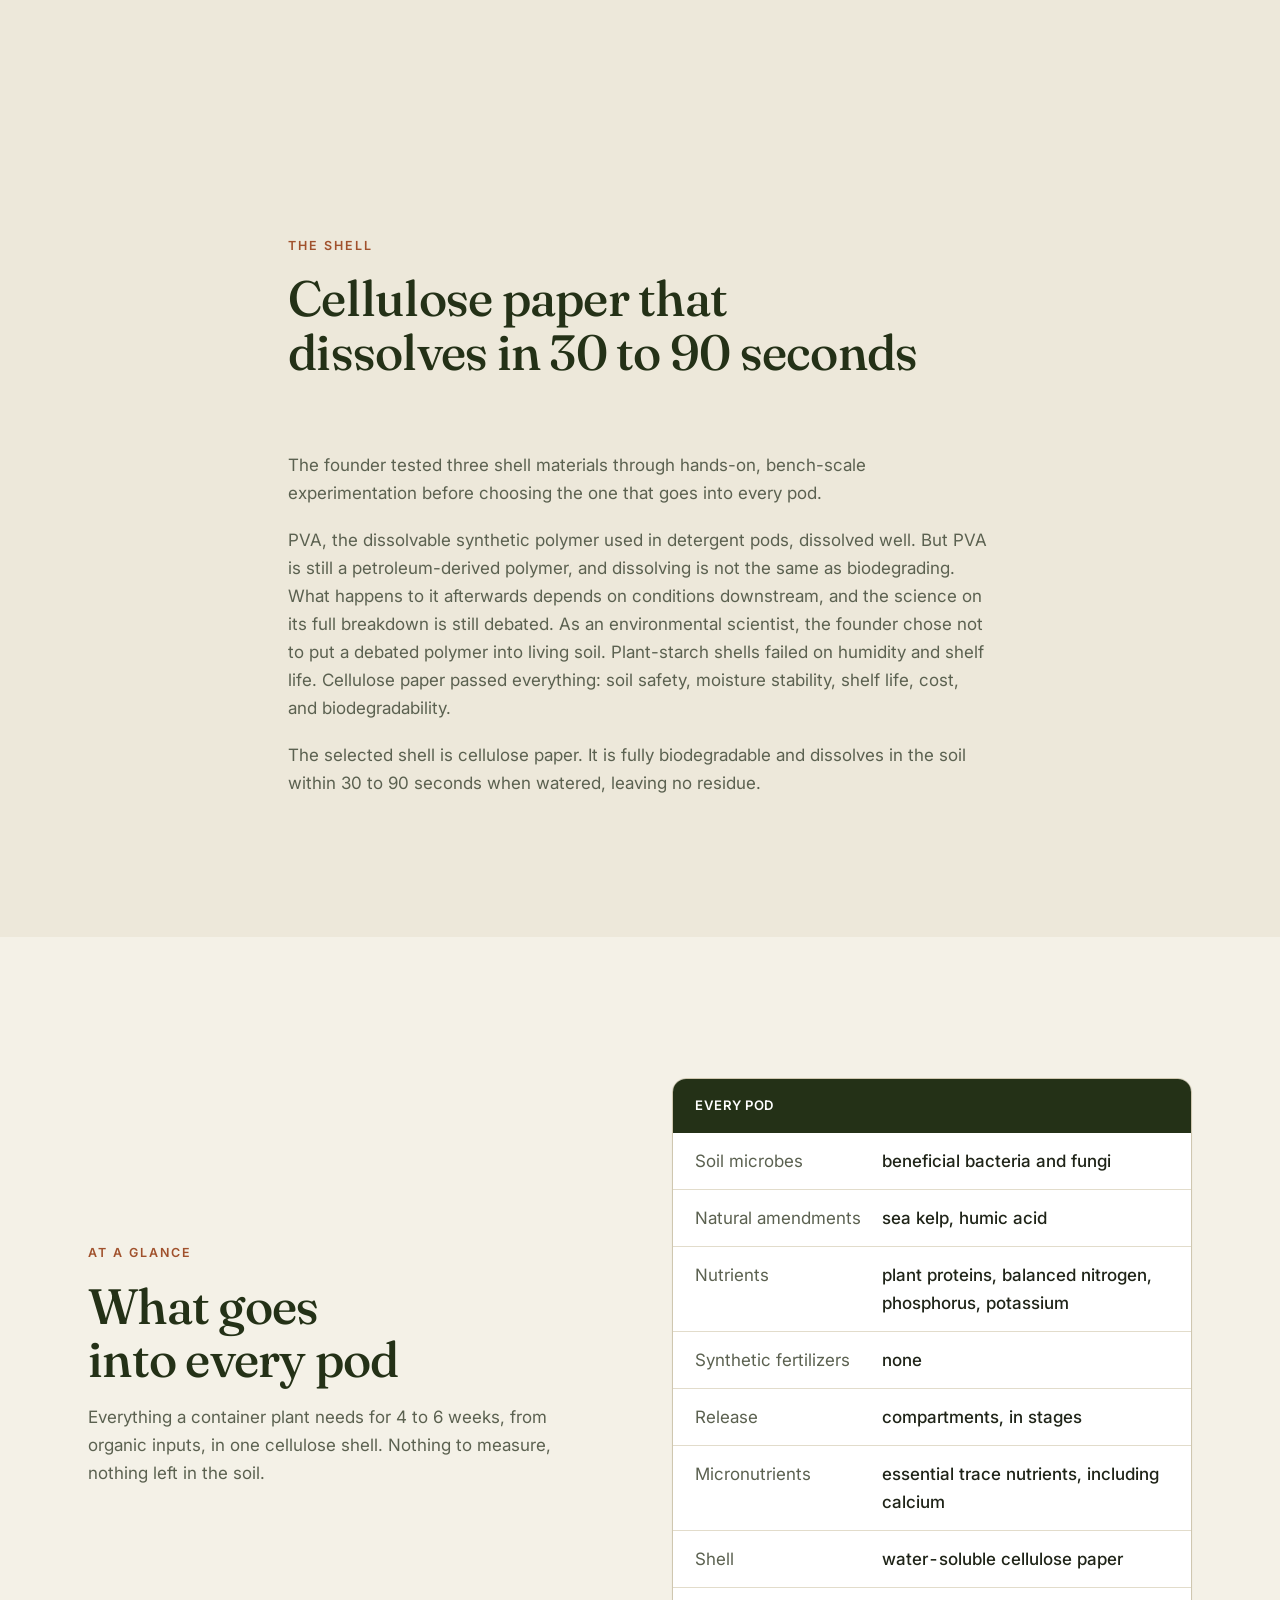
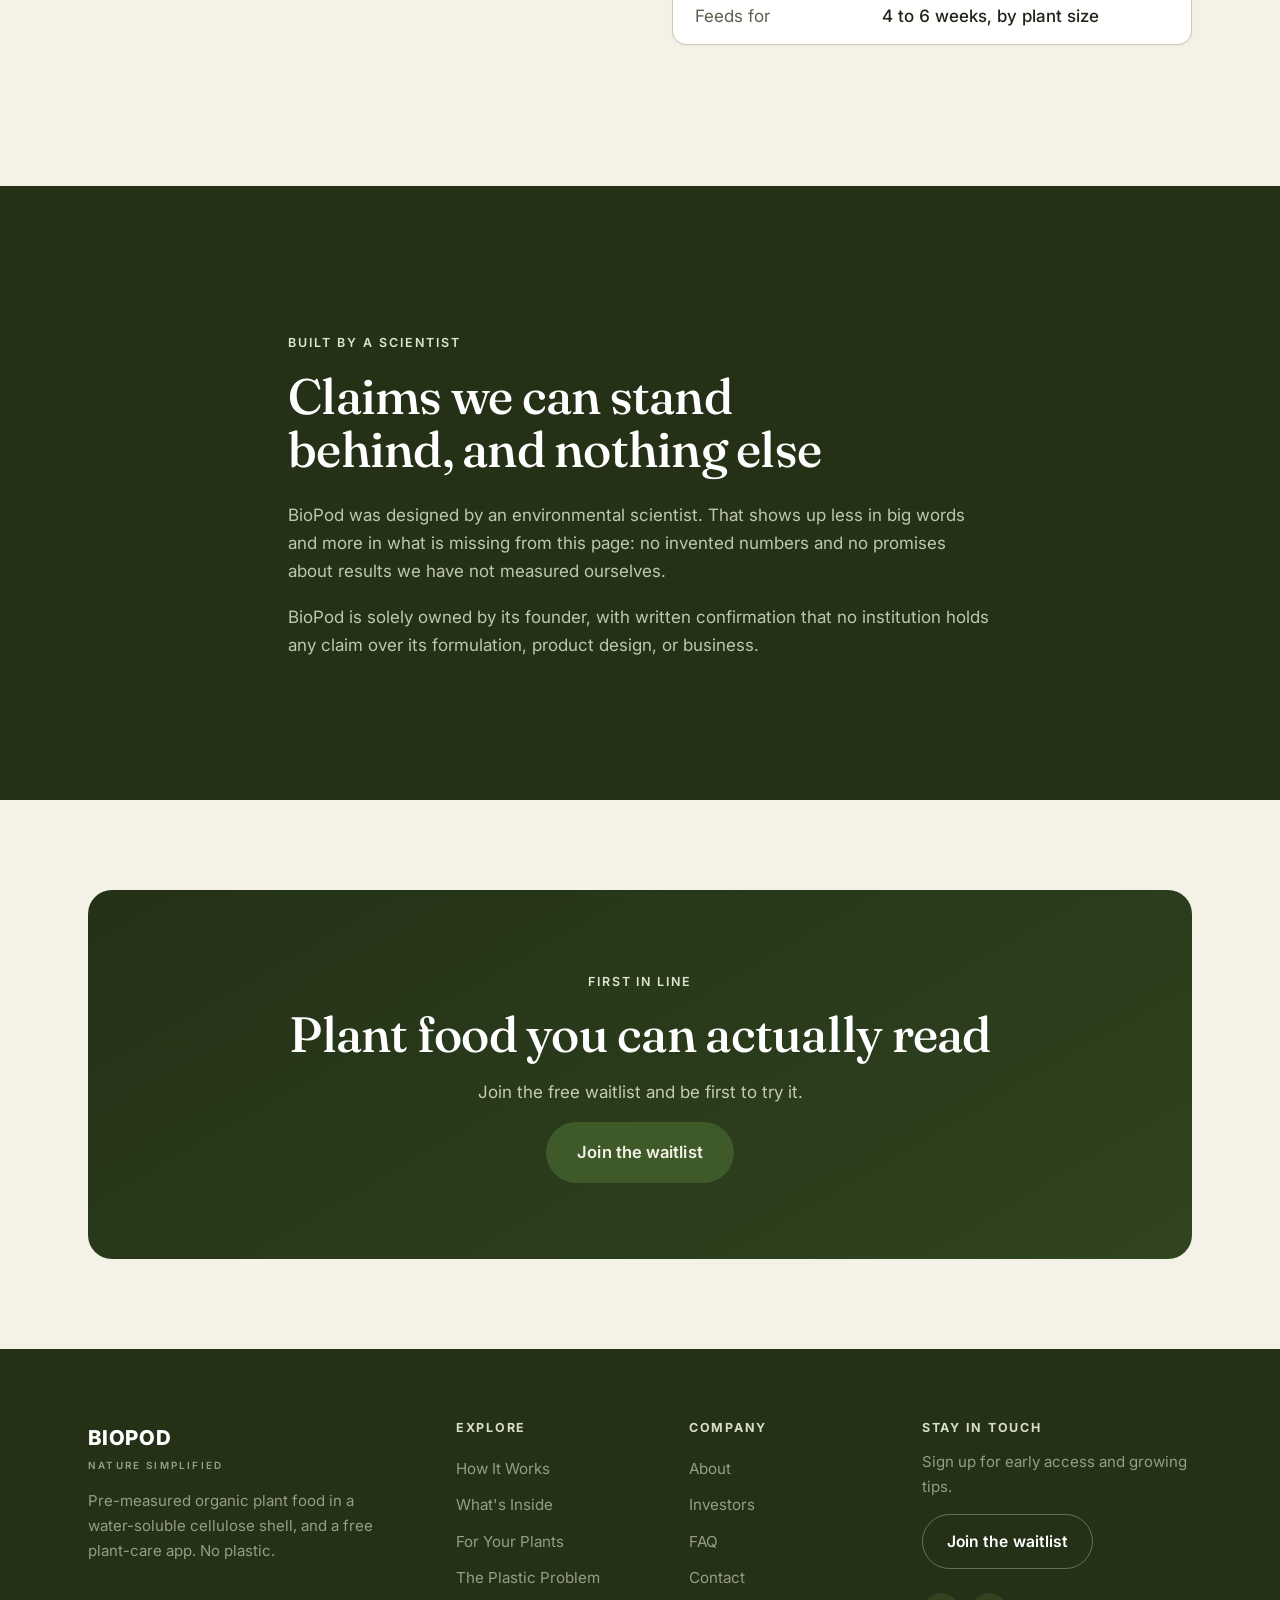
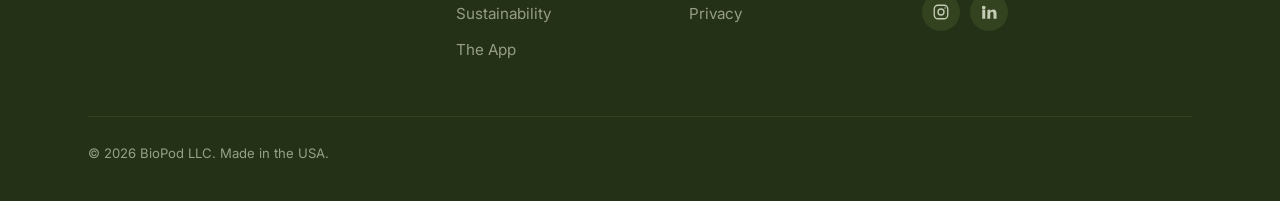
<file: website/the-science.html>
<!DOCTYPE html>
<html lang="en">
<head>
  <meta charset="UTF-8" />
  <meta name="viewport" content="width=device-width, initial-scale=1.0" />
  <title>What's Inside · BioPod</title>
  <link rel="canonical" href="https://biopodllc.com/the-science" />
  <meta name="description" content="Organic inputs in one pre-measured pod: beneficial soil microbes, sea kelp, humic acid, plant proteins, balanced nitrogen, phosphorus and potassium, and essential micronutrients. Compartments that release in stages, in a cellulose shell that dissolves." />
  <link rel="icon" href="favicon.ico?v=5" sizes="any" />
  <link rel="icon" type="image/png" href="assets/brand/favicon.png?v=5" />
  <link rel="apple-touch-icon" href="assets/brand/apple-touch-icon.png?v=5" />
  <meta property="og:title" content="The Science · BioPod" />
  <meta property="og:description" content="Organic inputs, one pre-measured pod, compartments that release in stages." />
  <link rel="preconnect" href="https://fonts.googleapis.com" />
  <link rel="preconnect" href="https://fonts.gstatic.com" crossorigin />
  <link href="https://fonts.googleapis.com/css2?family=Fraunces:opsz,wght@9..144,400..600&family=Inter:wght@400;500;600;700&family=IBM+Plex+Mono:wght@400;500&display=swap" rel="stylesheet" />
  <link rel="stylesheet" href="assets/css/styles.css?v=7" />
</head>
<body>
  <a class="skip-link" href="#main">Skip to content</a>
  <header class="site-header">
    <div class="container nav">
      <a class="brand" href="index.html" aria-label="BioPod home"><img class="brand-logo" src="assets/brand/logo.png?v=2" alt="BioPod" width="49" height="50" /></a>
      <nav class="nav-links" aria-label="Primary">
        <a href="how-it-works.html">How It Works</a><a href="the-science.html">What's Inside</a><a href="for-your-plants.html">For Your Plants</a><a href="https://app.biopodllc.com" target="_blank" rel="noopener">The App</a><a href="faq.html">FAQ</a>
      </nav>
      <div class="nav-right"><a class="btn btn-text" href="contact.html">Contact</a><a class="btn btn-primary" href="index.html#waitlist">Join the waitlist</a></div>
      <button class="nav-toggle" aria-label="Open menu" aria-expanded="false" aria-controls="m-menu"><span></span><span></span><span></span></button>
    </div>
    <div class="mobile-menu" id="m-menu"><a href="how-it-works.html">How It Works</a><a href="the-science.html">What's Inside</a><a href="for-your-plants.html">For Your Plants</a><a href="https://app.biopodllc.com" target="_blank" rel="noopener">The App</a><a href="the-plastic-problem.html">The Plastic Problem</a><a href="sustainability.html">Sustainability</a><a href="about.html">About</a><a href="faq.html">FAQ</a><a href="investors.html">Investors</a><a href="contact.html">Contact</a><a class="btn btn-primary" href="index.html#waitlist">Join the waitlist</a></div>
  </header>

  <main id="main">
    <section class="page-hero">
      <div class="container narrow">
        <p class="breadcrumb"><a href="index.html">Home</a> / What's Inside</p>
        <span class="eyebrow">What's inside</span>
        <h1>Organic inputs, one pre-measured pod</h1>
        <p class="lead">What goes into a BioPod, what each ingredient does for a plant, how the compartments release in stages, and what the shell is made of.</p>
      </div>
    </section>

    <section class="section tight">
      <div class="container">
        <figure class="photo ar-square reveal" style="max-width:480px;margin-inline:auto">
          <img src="assets/photos/inside-pod-editorial.jpg?v=3" alt="A BioPod pod with its label" width="1280" height="720" loading="lazy" onerror="this.hidden=true" />
        </figure>
      </div>
    </section>

    <section class="section tight" style="padding-top:0">
      <div class="container">
        <div class="section-head reveal"><span class="eyebrow">The ingredients</span><h2>What feeds your plant, and why</h2></div>
        <div class="grid cols-2">
          <div class="card reveal"><span class="icon-chip"><svg class="ico" viewBox="0 0 24 24"><path d="m12 3 9 5-9 5-9-5 9-5Z"/><path d="m3 13 9 5 9-5"/></svg></span><h3>Beneficial soil microbes</h3><p>The bacteria and fungi of healthy, living soil. In a pot they help roots take up what is already there, and they keep the soil from going lifeless between feedings.</p></div>
          <div class="card reveal"><span class="icon-chip"><svg class="ico" viewBox="0 0 24 24"><path d="M3 8c2 2 4 2 6 0s4-2 6 0 4 2 6 0M3 14c2 2 4 2 6 0s4-2 6 0 4 2 6 0M3 20c2 2 4 2 6 0s4-2 6 0 4 2 6 0"/></svg></span><h3>Sea kelp</h3><p>One of the oldest soil amendments there is. Kelp carries trace minerals and natural plant compounds that support root growth and help plants cope with stress.</p></div>
          <div class="card reveal"><span class="icon-chip"><svg class="ico" viewBox="0 0 24 24"><path d="M4 20h16M7 20V8l5-4 5 4v12"/></svg></span><h3>Humic acid</h3><p>Comes from natural organic matter. It helps soil hold on to nutrients and water so they stay available to the roots instead of washing straight through the pot.</p></div>
          <div class="card reveal"><span class="icon-chip"><svg class="ico" viewBox="0 0 24 24"><path d="M11 20A7 7 0 0 1 9.8 6.1C15.5 5 17 4.5 19 2c1 2 2 4.2 2 8 0 5.5-4.8 10-10 10Z"/><path d="M2 21c0-3 1.9-5.4 5.1-6"/></svg></span><h3>Plant proteins and nitrogen</h3><p>Nitrogen is the nutrient behind leaves and green growth. In BioPod it comes largely from plant proteins, which break down slowly in the soil, so the plant is fed over weeks instead of in one hit.</p></div>
          <div class="card reveal"><span class="icon-chip"><svg class="ico" viewBox="0 0 24 24"><circle cx="12" cy="9" r="2.6"/><path d="M12 11.6V21M9 21h6"/></svg></span><h3>Phosphorus</h3><p>For roots, flowers and the energy a plant uses to grow. Container plants cannot go looking for it, so it has to be in the pot.</p></div>
          <div class="card reveal"><span class="icon-chip"><svg class="ico" viewBox="0 0 24 24"><path d="M12 2 4 6v6c0 5 3.4 7.7 8 9 4.6-1.3 8-4 8-9V6Z"/></svg></span><h3>Potassium</h3><p>Overall strength: how a plant moves water, stands up to heat and cold, and keeps its stems firm.</p></div>
          <div class="card reveal"><span class="icon-chip"><svg class="ico" viewBox="0 0 24 24"><circle cx="12" cy="12" r="9"/><circle cx="12" cy="12" r="3.5"/></svg></span><h3>Essential micronutrients</h3><p>The nutrients plants need in small amounts, including calcium for new growth and strong cell walls. Missing one shows up as odd leaf colour long before anything else.</p></div>
        </div>
        <p class="note center reveal mt-4" style="max-width:720px;margin-inline:auto">Organic inputs in a balanced blend, no synthetic fertilizers, pre-measured into the pod. We do not publish ratios.</p>
      </div>
    </section>

    <section class="section section--alt">
      <div class="container narrow">
        <div class="section-head reveal"><span class="eyebrow">The release</span><h2>Compartments that release in stages</h2></div>
        <div class="prose reveal">
          <p>The pod is divided into compartments, and they do not all let go at once. Fast-acting minerals come first for visible greening in the first days. Nitrogen from plant proteins releases over the following weeks as soil life breaks it down. The microbes establish in the root zone and keep working between feedings. That is why one pod feeds for 4 to 6 weeks instead of a spike and a crash.</p>
        </div>
      </div>
    </section>

    <section class="section section--alt">
      <div class="container narrow">
        <div class="section-head reveal"><span class="eyebrow">The shell</span><h2>Cellulose paper that dissolves in 30 to 90 seconds</h2></div>
        <div class="prose reveal">
          <p>The founder tested three shell materials through hands-on, bench-scale experimentation before choosing the one that goes into every pod.</p>
          <p>PVA, the dissolvable synthetic polymer used in detergent pods, dissolved well. But PVA is still a petroleum-derived polymer, and dissolving is not the same as biodegrading. What happens to it afterwards depends on conditions downstream, and the science on its full breakdown is still debated. As an environmental scientist, the founder chose not to put a debated polymer into living soil. Plant-starch shells failed on humidity and shelf life. Cellulose paper passed everything: soil safety, moisture stability, shelf life, cost, and biodegradability.</p>
          <p>The selected shell is cellulose paper. It is fully biodegradable and dissolves in the soil within 30 to 90 seconds when watered, leaving no residue.</p>
        </div>
      </div>
    </section>

    <section class="section">
      <div class="container split">
        <div class="reveal">
          <span class="eyebrow">At a glance</span>
          <h2>What goes into every pod</h2>
          <p class="mt-2">Everything a container plant needs for 4 to 6 weeks, from organic inputs, in one cellulose shell. Nothing to measure, nothing left in the soil.</p>
        </div>
        <div class="spec reveal">
          <div class="spec-head">Every pod</div>
          <div class="spec-row"><span class="k">Soil microbes</span><span class="v">beneficial bacteria and fungi</span></div>
          <div class="spec-row"><span class="k">Natural amendments</span><span class="v">sea kelp, humic acid</span></div>
          <div class="spec-row"><span class="k">Nutrients</span><span class="v">plant proteins, balanced nitrogen, phosphorus, potassium</span></div>
          <div class="spec-row"><span class="k">Synthetic fertilizers</span><span class="v">none</span></div>
          <div class="spec-row"><span class="k">Release</span><span class="v">compartments, in stages</span></div>
          <div class="spec-row"><span class="k">Micronutrients</span><span class="v">essential trace nutrients, including calcium</span></div>
          <div class="spec-row"><span class="k">Shell</span><span class="v">water-soluble cellulose paper</span></div>
          <div class="spec-row"><span class="k">Feeds for</span><span class="v">4 to 6 weeks, by plant size</span></div>
        </div>
      </div>
    </section>

    <section class="section section--dark">
      <div class="container narrow">
        <span class="eyebrow reveal">Built by a scientist</span>
        <h2 class="reveal">Claims we can stand behind, and nothing else</h2>
        <div class="prose reveal mt-3" style="--ink-500:#BFC6B0">
          <p style="color:#BFC6B0">BioPod was designed by an environmental scientist. That shows up less in big words and more in what is missing from this page: no invented numbers and no promises about results we have not measured ourselves.</p>
          <p style="color:#BFC6B0">BioPod is solely owned by its founder, with written confirmation that no institution holds any claim over its formulation, product design, or business.</p>
        </div>
      </div>
    </section>

    <section class="section tight">
      <div class="container">
        <div class="cta reveal"><span class="eyebrow">First in line</span><h2>Plant food you can actually read</h2><p>Join the free waitlist and be first to try it.</p><p class="mt-3"><a class="btn btn-primary btn-lg" href="index.html#waitlist">Join the waitlist</a></p></div>
      </div>
    </section>
  </main>

  <footer class="site-footer">
    <div class="container">
      <div class="footer-grid">
        <div class="footer-about"><a class="brand" href="index.html" aria-label="BioPod home"><span><span class="brand-wordmark">BioPod</span><span class="tagline">Nature Simplified</span></span></a><p>Pre-measured organic plant food in a water-soluble cellulose shell, and a free plant-care app. No plastic.</p></div>
        <div><h4>Explore</h4><ul class="footer-links"><li><a href="how-it-works.html">How It Works</a></li><li><a href="the-science.html">What's Inside</a></li><li><a href="for-your-plants.html">For Your Plants</a></li><li><a href="the-plastic-problem.html">The Plastic Problem</a></li><li><a href="sustainability.html">Sustainability</a></li><li><a href="https://app.biopodllc.com" target="_blank" rel="noopener">The App</a></li></ul></div>
        <div><h4>Company</h4><ul class="footer-links"><li><a href="about.html">About</a></li><li><a href="investors.html">Investors</a></li><li><a href="faq.html">FAQ</a></li><li><a href="contact.html">Contact</a></li><li><a href="privacy.html">Privacy</a></li></ul></div>
        <div class="footer-cta"><h4>Stay in touch</h4><p>Sign up for early access and growing tips.</p><a class="btn btn-outline" href="index.html#waitlist">Join the waitlist</a><div class="socials mt-3"><a href="https://www.instagram.com/biopodllc/" target="_blank" rel="noopener" aria-label="BioPod on Instagram"><svg viewBox="0 0 24 24" fill="none" stroke="currentColor" stroke-width="1.8"><rect x="3" y="3" width="18" height="18" rx="5"/><circle cx="12" cy="12" r="4"/><circle cx="17.5" cy="6.5" r="1" fill="currentColor" stroke="none"/></svg></a><a href="https://www.linkedin.com/company/biopodllc" target="_blank" rel="noopener" aria-label="BioPod on LinkedIn"><svg viewBox="0 0 24 24" fill="currentColor"><path d="M4.98 3.5a2.5 2.5 0 1 1 0 5 2.5 2.5 0 0 1 0-5ZM3 9h4v12H3zM10 9h3.8v1.7h.05c.53-1 1.83-2.05 3.76-2.05C21.2 8.65 22 11 22 14.1V21h-4v-6.1c0-1.45-.03-3.3-2-3.3-2.01 0-2.32 1.57-2.32 3.2V21h-4z"/></svg></a></div></div>
      </div>
      <div class="footer-bottom"><span>&copy; <span data-year>2026</span> BioPod LLC. Made in the USA.</span></div>
    </div>
  </footer>
  <script src="assets/js/main.js?v=5" defer></script>
</body>
</html>
</file>
<file: website/assets/css/styles.css>
/* ============================================================
   BioPod - Design System  ·  "Nature Simplified"
   Flagship consumer-product aesthetic: calm, generous whitespace,
   strong typographic hierarchy, restrained motion, real photography.
   Plain CSS, no build step. Tokens sampled from the brand logo.
   ============================================================ */

/* ---------- Tokens ---------- */
:root {
  /* Greens */
  --green-900: #243117;
  --green-700: #3E5A29;
  --green-500: #5C803C;
  --green-200: #DCE6CF;
  --green-100: #EAF0E0;
  /* Earth accents (sparing) */
  --soil-700: #7A5230;
  --clay-600: #A0512C;
  /* Neutrals */
  --cream-100: #F4F1E7;
  --cream-200: #EDE8DA;
  --ink-900: #1F2418;
  --ink-500: #5B6150;
  --ink-300: #646B57;
  --white: #FFFFFF;
  --line: #E2DCCB;
  --line-strong: #CFC7B0;

  /* Type */
  --font-display: "Fraunces", Georgia, "Times New Roman", serif;
  --font-body: "Inter", -apple-system, BlinkMacSystemFont, "Segoe UI", Roboto, sans-serif;
  --font-mono: "IBM Plex Mono", ui-monospace, "SF Mono", Menlo, monospace;

  /* Scale & shape */
  --container: 1160px;
  --container-narrow: 760px;
  --container-text: 660px;
  --radius-sm: 8px;
  --radius: 14px;
  --radius-lg: 24px;
  --radius-pill: 999px;
  --shadow-xs: 0 1px 2px rgba(31, 36, 24, .05);
  --shadow-sm: 0 2px 10px rgba(31, 36, 24, .06);
  --shadow: 0 16px 40px -20px rgba(31, 36, 24, .22);
  --shadow-lg: 0 34px 70px -28px rgba(31, 36, 24, .30);
  --ease: cubic-bezier(.22, .61, .36, 1);
  --dur: .3s;
}

/* ---------- Reset ---------- */
*, *::before, *::after { box-sizing: border-box; }
* { margin: 0; }
html { -webkit-text-size-adjust: 100%; }
.js { scroll-behavior: smooth; }
body {
  font-family: var(--font-body);
  background: var(--cream-100);
  color: var(--ink-900);
  font-size: 1.0625rem;
  line-height: 1.65;
  -webkit-font-smoothing: antialiased;
  text-rendering: optimizeLegibility;
  overflow-x: hidden;
}
img, svg, video { display: block; max-width: 100%; }
[hidden] { display: none !important; }
a { color: inherit; text-decoration: none; }
button { font: inherit; color: inherit; cursor: pointer; background: none; border: 0; }
ul { list-style: none; padding: 0; }
::selection { background: var(--green-200); color: var(--green-900); }

/* ---------- Typography ---------- */
h1, h2, h3, h4 {
  font-family: var(--font-display);
  font-weight: 500;
  line-height: 1.08;
  letter-spacing: -.015em;
  color: var(--green-900);
  font-optical-sizing: auto;
  text-wrap: balance;
}
h1 { font-size: clamp(2.6rem, 6vw, 4.6rem); }
h2 { font-size: clamp(2rem, 4.2vw, 3.1rem); }
h3 { font-size: clamp(1.3rem, 2.4vw, 1.7rem); }
h4 { font-size: 1.1rem; letter-spacing: -.01em; }
p { color: var(--ink-500); }
p.lead { font-size: clamp(1.12rem, 1.8vw, 1.35rem); line-height: 1.55; color: var(--ink-500); text-wrap: pretty; }
strong { color: var(--ink-900); font-weight: 600; }
.measure { max-width: 40ch; }
.measure-wide { max-width: 56ch; }

/* eyebrow - the only place terracotta appears */
.eyebrow {
  display: inline-block;
  font-family: var(--font-body);
  font-weight: 600;
  font-size: .78rem;
  letter-spacing: .16em;
  text-transform: uppercase;
  color: var(--clay-600);
  margin-bottom: 1rem;
}
.section--dark .eyebrow, .cta .eyebrow { color: var(--green-200); }

/* ---------- Layout ---------- */
.container { width: 100%; max-width: var(--container); margin-inline: auto; padding-inline: 28px; }
.container.narrow { max-width: var(--container-narrow); }
.container.text { max-width: var(--container-text); }
.section { padding-block: clamp(72px, 11vw, 148px); }
.section.tight { padding-block: clamp(56px, 7vw, 96px); }
.section--alt { background: var(--cream-200); }
.section--dark { background: var(--green-900); color: #D7DDC9; }
.section--dark h1, .section--dark h2, .section--dark h3, .section--dark h4 { color: var(--white); }
.section--dark p { color: #BFC6B0; }

.section-head { max-width: 720px; margin-bottom: clamp(40px, 6vw, 72px); }
.section-head.center { margin-inline: auto; text-align: center; }
.section-head p { margin-top: 1.1rem; }

.grid { display: grid; gap: 28px; }
@media (min-width: 720px) { .cols-2 { grid-template-columns: repeat(2, 1fr); } }
@media (min-width: 880px) {
  .cols-3 { grid-template-columns: repeat(3, 1fr); }
  .cols-4 { grid-template-columns: repeat(4, 1fr); }
}

/* ---------- Buttons ---------- */
.btn {
  display: inline-flex; align-items: center; justify-content: center; gap: .5rem;
  padding: .85rem 1.5rem; border-radius: var(--radius-pill);
  font-weight: 600; font-size: .98rem; letter-spacing: .005em;
  border: 1.5px solid transparent; cursor: pointer; white-space: nowrap;
  transition: transform var(--dur) var(--ease), background var(--dur), color var(--dur), border-color var(--dur), box-shadow var(--dur);
}
.btn svg { width: 1.05em; height: 1.05em; }
.btn-primary { background: var(--green-700); color: var(--cream-100); }
.btn-primary:hover { background: var(--green-900); transform: translateY(-1px); }
.btn-outline { border-color: var(--line-strong); color: var(--green-900); }
.btn-outline:hover { border-color: var(--green-700); color: var(--green-700); }
.btn-text { padding: .4rem 0; color: var(--green-700); font-weight: 600; }
.btn-text .arrow { transition: transform var(--dur) var(--ease); }
.btn-text:hover .arrow { transform: translateX(4px); }
.btn-lg { padding: 1rem 1.9rem; font-size: 1.04rem; }
.section--dark .btn-outline, .site-footer .btn-outline, .cta .btn-outline { color: var(--white); border-color: rgba(255,255,255,.3); }
.section--dark .btn-outline:hover, .site-footer .btn-outline:hover, .cta .btn-outline:hover { border-color: var(--green-200); color: var(--green-200); }

/* ---------- Icon chips & line icons ---------- */
.icon-chip {
  width: 48px; height: 48px; border-radius: 12px;
  display: grid; place-items: center; flex: none;
  background: var(--green-200); color: var(--green-700);
}
.icon-chip svg { width: 24px; height: 24px; }
.icon-chip.round { border-radius: 50%; }
.ico { width: 22px; height: 22px; stroke: currentColor; stroke-width: 1.7; fill: none;
  stroke-linecap: round; stroke-linejoin: round; }

/* ---------- Cards ---------- */
.card {
  background: var(--white); border: 1px solid var(--line);
  border-radius: var(--radius-lg); padding: 32px;
  box-shadow: var(--shadow-xs);
  transition: transform var(--dur) var(--ease), box-shadow var(--dur) var(--ease), border-color var(--dur);
}
.card:hover { transform: translateY(-3px); box-shadow: var(--shadow); border-color: var(--line-strong); }
.card h3 { margin: 18px 0 .5rem; font-size: 1.25rem; }
.card p { font-size: .98rem; }
.card.flat:hover { transform: none; box-shadow: var(--shadow-xs); border-color: var(--line); }

/* ---------- Header / Nav ---------- */
.site-header {
  position: sticky; top: 0; z-index: 100;
  background: color-mix(in srgb, var(--cream-100) 80%, transparent);
  backdrop-filter: saturate(160%) blur(14px);
  -webkit-backdrop-filter: saturate(160%) blur(14px);
  border-bottom: 1px solid transparent;
  transition: border-color var(--dur), box-shadow var(--dur);
}
.site-header.scrolled { border-bottom-color: var(--line); box-shadow: var(--shadow-xs); }
.site-header .container { max-width: 1280px; }
.nav { display: flex; align-items: center; justify-content: space-between; gap: 16px; height: 76px; }
.brand { display: inline-flex; align-items: center; gap: .6rem; }
.brand img { height: 34px; width: auto; }
.brand .brand-logo { height: 50px; width: auto; display: block; }
@media (max-width: 600px) { .brand .brand-logo { height: 42px; } }
.brand-wordmark { font-family: var(--font-body); font-weight: 800; font-size: 1.28rem;
  letter-spacing: .04em; text-transform: uppercase; color: var(--green-900); }
.brand .tagline { font-size: .62rem; letter-spacing: .22em; text-transform: uppercase;
  color: var(--ink-300); font-weight: 600; display: block; margin-top: 2px; }

.nav-links { display: none; align-items: center; gap: 2px; }
.nav-links a { padding: .5rem .62rem; border-radius: var(--radius-pill); font-size: .92rem;
  font-weight: 500; color: var(--ink-500); transition: color var(--dur), background var(--dur); white-space: nowrap; }
.nav-links a:hover { color: var(--green-900); background: var(--green-100); }
.nav-links a.active { color: var(--green-900); font-weight: 600; }
.nav-right { display: none; align-items: center; gap: 8px; }

.nav-toggle { display: inline-flex; flex-direction: column; gap: 5px; padding: 10px; }
.nav-toggle span { width: 24px; height: 2px; background: var(--ink-900); border-radius: 2px;
  transition: transform var(--dur), opacity var(--dur); }
.nav-toggle[aria-expanded="true"] span:nth-child(1) { transform: translateY(7px) rotate(45deg); }
.nav-toggle[aria-expanded="true"] span:nth-child(2) { opacity: 0; }
.nav-toggle[aria-expanded="true"] span:nth-child(3) { transform: translateY(-7px) rotate(-45deg); }

.mobile-menu { display: none; padding: 12px 28px 28px; border-bottom: 1px solid var(--line); background: var(--cream-100); }
.mobile-menu.open { display: block; }
.mobile-menu a:not(.btn) { display: block; padding: .85rem .25rem; font-size: 1.12rem; font-weight: 500;
  color: var(--green-900); border-bottom: 1px solid var(--line); }
.mobile-menu .btn { width: 100%; margin-top: 16px; }
@media (min-width: 900px) {
  .nav-links, .nav-right { display: flex; }
  .nav-toggle { display: none; }
  .mobile-menu { display: none !important; }
  .nav-links a { font-size: .88rem; padding: .5rem .5rem; }
}
@media (min-width: 1200px) { .nav-links a { font-size: .92rem; padding: .5rem .62rem; } }

/* ---------- Hero ---------- */
.hero { padding-block: clamp(56px, 8vw, 104px) clamp(64px, 9vw, 120px); }
.hero-grid { display: grid; gap: 48px; align-items: center; }
@media (min-width: 940px) { .hero-grid { grid-template-columns: 1.02fr .98fr; gap: 60px; } }
.hero h1 { margin-bottom: 1.4rem; }
.hero .lead { max-width: 34ch; }
.hero-cta { display: flex; flex-wrap: wrap; gap: 14px; margin-top: 2.2rem; }

/* trust strip (text + line icons, no emoji) */
.trust-strip { display: flex; flex-wrap: wrap; gap: 12px 26px; margin-top: 2.4rem; }
.trust-strip .item { display: inline-flex; align-items: center; gap: .5rem; font-size: .9rem;
  font-weight: 500; color: var(--ink-500); }
.trust-strip .item svg { width: 18px; height: 18px; color: var(--green-700); stroke-width: 1.7; }

/* ---------- Photo placeholder (until real photography lands) ---------- */
.photo {
  position: relative; border-radius: var(--radius-lg); overflow: hidden;
  background:
    radial-gradient(120% 100% at 30% 20%, var(--green-100), transparent 60%),
    linear-gradient(160deg, var(--cream-200), #E4DECB);
  border: 1px solid var(--line);
  display: grid; place-items: center; text-align: center; color: var(--ink-300);
}
.photo > img { position: absolute; inset: 0; width: 100%; height: 100%; object-fit: cover; }
.photo .ph-inner { padding: 28px; display: grid; gap: 12px; place-items: center; }
.photo .ph-inner svg { width: 30px; height: 30px; color: var(--green-500); stroke-width: 1.5; }
.photo .ph-cap { font-size: .82rem; letter-spacing: .02em; color: var(--ink-300); max-width: 28ch; }
.ph-name { font-variant-numeric: tabular-nums; font-size: .78rem; font-weight: 600; color: var(--green-900);
  background: var(--green-100); padding: .25rem .65rem; border-radius: var(--radius-pill);
  border: 1px solid #d4e3c6; letter-spacing: .01em; }
.photo.ar-square { aspect-ratio: 1 / 1; }
.photo.ar-portrait { aspect-ratio: 4 / 5; }
.photo.ar-landscape { aspect-ratio: 3 / 2; }
.photo.ar-wide { aspect-ratio: 16 / 9; }

/* ---------- Steps ---------- */
.steps { display: grid; gap: 32px; counter-reset: step; }
@media (min-width: 880px) { .steps { grid-template-columns: repeat(3, 1fr); } }
.step .photo { margin-bottom: 22px; }
.step .step-k { display: inline-flex; align-items: center; gap: .6rem; font-size: .8rem; font-weight: 700;
  letter-spacing: .14em; text-transform: uppercase; color: var(--green-700); margin-bottom: .6rem; }
.step .step-k .n { width: 26px; height: 26px; border-radius: 50%; display: grid; place-items: center;
  background: var(--green-200); font-family: var(--font-body); }

/* ---------- Split feature ---------- */
.split { display: grid; gap: 44px; align-items: center; }
@media (min-width: 900px) { .split { grid-template-columns: 1fr 1fr; gap: 64px; } .split.reverse > :first-child { order: 2; } }
.checklist { display: grid; gap: 16px; margin-top: 1.6rem; }
.checklist li { display: flex; gap: .8rem; align-items: flex-start; color: var(--ink-500); }
.checklist li svg { flex: none; width: 22px; height: 22px; color: var(--green-700); stroke-width: 1.8; margin-top: 2px; }

/* ---------- Stats ---------- */
.stats { display: grid; gap: 28px; grid-template-columns: repeat(2, 1fr); }
@media (min-width: 760px) { .stats.four { grid-template-columns: repeat(4, 1fr); } }
.stat .num { font-family: var(--font-display); font-size: clamp(2.2rem, 4vw, 3rem); font-weight: 500;
  line-height: 1; color: var(--green-700); }
.section--dark .stat .num { color: var(--green-200); }
.stat .lbl { margin-top: .6rem; font-size: .92rem; color: var(--ink-500); }
.section--dark .stat .lbl { color: #AEB59E; }

/* ---------- Comparison table ---------- */
.compare-scroll { overflow-x: auto; -webkit-overflow-scrolling: touch; border: 1px solid var(--line);
  border-radius: var(--radius-lg); box-shadow: var(--shadow-xs); background: var(--white); }
table.compare { width: 100%; border-collapse: collapse; min-width: 680px; }
table.compare th, table.compare td { padding: 16px 18px; text-align: center; border-bottom: 1px solid var(--line); font-size: .95rem; }
table.compare thead th { font-weight: 600; color: var(--ink-900); background: var(--cream-200); }
table.compare tbody th { text-align: left; font-weight: 600; color: var(--ink-900); position: sticky; left: 0;
  background: var(--white); }
table.compare thead th:first-child { text-align: left; position: sticky; left: 0; background: var(--cream-200); }
table.compare .col-us { background: var(--green-100); }
table.compare thead .col-us { background: var(--green-700); color: var(--white); }
table.compare tbody tr:last-child th, table.compare tbody tr:last-child td { border-bottom: 0; }
.mark-yes { color: var(--green-700); }
.mark-no { color: var(--ink-300); }
.compare svg { width: 20px; height: 20px; display: inline; vertical-align: middle; stroke-width: 2; }
.scroll-hint { font-size: .8rem; color: var(--ink-300); margin-top: .7rem; }
@media (min-width: 760px) { .scroll-hint { display: none; } }

/* ---------- Quote ---------- */
.pullquote { font-family: var(--font-display); font-weight: 400; font-size: clamp(1.5rem, 3vw, 2.1rem);
  line-height: 1.32; color: var(--white); letter-spacing: -.01em; }
.pullquote-meta { margin-top: 1.4rem; font-size: .95rem; color: #AEB59E; }

/* ---------- Accordion ---------- */
.accordion { border-top: 1px solid var(--line); }
.acc-item { border-bottom: 1px solid var(--line); }
.acc-q { width: 100%; display: flex; justify-content: space-between; align-items: center; gap: 18px;
  text-align: left; padding: 22px 2px; font-family: var(--font-display); font-size: 1.15rem;
  font-weight: 500; color: var(--green-900); }
.acc-q .pm { flex: none; width: 22px; height: 22px; position: relative; }
.acc-q .pm::before, .acc-q .pm::after { content: ""; position: absolute; background: var(--green-700);
  border-radius: 2px; transition: transform var(--dur) var(--ease), opacity var(--dur); }
.acc-q .pm::before { top: 10px; left: 0; width: 22px; height: 2px; }
.acc-q .pm::after { top: 0; left: 10px; width: 2px; height: 22px; }
.acc-q[aria-expanded="true"] .pm::after { transform: scaleY(0); }
.acc-a { max-height: 0; overflow: hidden; transition: max-height .35s var(--ease); }
.acc-a-inner { padding: 0 2px 24px; color: var(--ink-500); max-width: 64ch; }
.acc-a-inner a { color: var(--green-700); text-decoration: underline; text-underline-offset: 2px; }

/* ---------- Spec / guaranteed analysis panel ---------- */
.spec { background: var(--white); border: 1px solid var(--line-strong); border-radius: var(--radius);
  overflow: hidden; box-shadow: var(--shadow-xs); }
.spec-head { background: var(--green-900); color: var(--white); padding: 16px 22px; font-weight: 600;
  letter-spacing: .04em; text-transform: uppercase; font-size: .82rem; }
.spec-row { display: grid; grid-template-columns: minmax(120px, 36%) 1fr; gap: 16px; padding: 14px 22px; border-bottom: 1px solid var(--line); align-items: baseline; }
.spec-row:last-child { border-bottom: 0; }
.spec-row .k { color: var(--ink-500); }
.spec-row .v { font-variant-numeric: tabular-nums; color: var(--ink-900); font-weight: 500; }
.spec-foot { padding: 12px 22px; font-size: .8rem; color: var(--ink-300); background: var(--cream-200); }

/* ---------- Forms ---------- */
.field { margin-bottom: 18px; }
.field label { display: block; font-weight: 600; font-size: .9rem; margin-bottom: .45rem; color: var(--ink-900); }
.field input, .field textarea, .field select {
  width: 100%; padding: .85rem 1rem; border: 1.5px solid var(--line-strong); border-radius: var(--radius-sm);
  background: var(--white); font: inherit; color: var(--ink-900); transition: border-color var(--dur), box-shadow var(--dur); }
.field input:focus, .field textarea:focus, .field select:focus {
  outline: none; border-color: var(--green-700); box-shadow: 0 0 0 4px var(--green-100); }
.field textarea { min-height: 130px; resize: vertical; }
.check { display: flex; gap: .6rem; align-items: flex-start; font-size: .9rem; color: var(--ink-500); }
.check input { width: 18px; height: 18px; margin-top: 3px; flex: none; accent-color: var(--green-700); }
.check a { color: var(--green-700); text-decoration: underline; text-underline-offset: 2px; }
.form-note { font-size: .82rem; color: var(--ink-300); margin-top: .6rem; }
.form-status { display: none; margin-top: 1rem; padding: .9rem 1.1rem; border-radius: var(--radius-sm);
  font-weight: 500; font-size: .95rem; }
.form-status.show { display: block; }
.form-status.ok { background: var(--green-100); color: var(--green-900); border: 1px solid var(--green-200); }
.form-status.err { background: #F6E7DF; color: #8A3D1E; border: 1px solid #E8C7B5; }

/* ---------- Banner / CTA ---------- */
.cta { background: linear-gradient(150deg, var(--green-900), #2F441F); color: var(--white);
  border-radius: var(--radius-lg); padding: clamp(40px, 6vw, 76px); text-align: center; }
.cta h2 { color: var(--white); }
.cta p { color: #C5CCB5; max-width: 50ch; margin: 1rem auto 0; }
.cta .waitlist-inline { margin-top: 2rem; }

/* ---------- Inline waitlist ---------- */
.waitlist-inline { display: flex; flex-wrap: wrap; gap: 10px; max-width: 460px; }
.waitlist-inline input { flex: 1 1 220px; padding: .95rem 1.2rem; border-radius: var(--radius-pill);
  border: 1.5px solid var(--line-strong); background: var(--white); font: inherit; }
.cta .waitlist-inline { margin-inline: auto; }
.cta .waitlist-inline input { border-color: transparent; }

/* ---------- Page hero (interior) ---------- */
.page-hero { padding-block: clamp(52px, 7vw, 92px) clamp(36px, 5vw, 56px); }
.breadcrumb { font-size: .82rem; color: var(--ink-300); margin-bottom: 1.2rem; }
.breadcrumb a:hover { color: var(--green-700); }
.page-hero h1 { margin-bottom: 1.1rem; }

/* ---------- Prose ---------- */
.prose > * + * { margin-top: 1.15rem; }
.prose h2 { margin-top: 2.6rem; }
.prose h3 { margin-top: 2rem; }
.prose p { color: var(--ink-500); }
.prose ul { display: grid; gap: .7rem; margin: 1.1rem 0; }
.prose ul li { position: relative; padding-left: 1.6rem; color: var(--ink-500); }
.prose ul li::before { content: ""; position: absolute; left: 2px; top: .62em; width: 7px; height: 7px;
  border-radius: 50%; background: var(--green-500); }
.prose a { color: var(--green-700); text-decoration: underline; text-underline-offset: 2px; }

/* ---------- Notes / disclosure ---------- */
.note { background: var(--green-100); border: 1px solid var(--green-200); border-radius: var(--radius);
  padding: 20px 24px; color: var(--green-900); }
.note.warn { background: #F6EEDF; border-color: #E8D9BC; color: var(--soil-700); }
.fineprint { font-size: .82rem; color: var(--ink-300); }
.cite { font-size: .82rem; color: var(--ink-300); }
.cite a { text-decoration: underline; text-underline-offset: 2px; }
.cite a:hover { color: var(--green-700); }
sup.ref { font-size: .62em; color: var(--clay-600); font-weight: 700; padding-left: 1px; }

/* ---------- Footer ---------- */
.site-footer { background: var(--green-900); color: #AEB59E; padding-block: 72px 36px; }
.footer-grid { display: grid; gap: 40px; grid-template-columns: 1fr; }
@media (min-width: 720px) { .footer-grid { grid-template-columns: 1.7fr 1fr 1fr 1.4fr; } }
.site-footer .brand-wordmark { color: var(--white); }
.site-footer .tagline { color: #96A088; }
.footer-about p { margin-top: 16px; font-size: .94rem; color: #969D84; max-width: 34ch; }
.site-footer h4 { color: #D7DDC9; font-family: var(--font-body); font-size: .78rem; letter-spacing: .14em;
  text-transform: uppercase; font-weight: 700; margin-bottom: 16px; }
.footer-links a { display: block; padding: .35rem 0; color: #969D84; font-size: .95rem; transition: color var(--dur); }
.footer-links a:hover { color: var(--green-200); }
.footer-cta p { color: #969D84; font-size: .94rem; margin-bottom: 14px; }
.footer-bottom { border-top: 1px solid #33421F; margin-top: 48px; padding-top: 26px;
  display: flex; flex-wrap: wrap; gap: 12px; justify-content: space-between; align-items: center;
  font-size: .82rem; color: #96A088; }
.footer-bottom a { color: #96A088; } .footer-bottom a:hover { color: var(--green-200); }
.socials { display: flex; gap: 10px; }
.socials a { width: 38px; height: 38px; border-radius: 50%; display: grid; place-items: center;
  background: #33421F; color: #C5CCB5; transition: background var(--dur), color var(--dur); }
.socials a:hover { background: var(--green-200); color: var(--green-900); }
.socials svg { width: 18px; height: 18px; }

/* ---------- Motion (gated behind .js; content visible without JS) ---------- */
.js .reveal { opacity: 0; transform: translateY(8px); transition: opacity .35s var(--ease), transform .35s var(--ease); }
.js .reveal.in { opacity: 1; transform: none; }
@media (prefers-reduced-motion: reduce) {
  .js .reveal { opacity: 1 !important; transform: none !important; transition: none; }
  .js { scroll-behavior: auto; }
}

/* ---------- Utilities ---------- */
.center { text-align: center; }
.mt-1 { margin-top: .5rem; } .mt-2 { margin-top: 1rem; } .mt-3 { margin-top: 1.5rem; } .mt-4 { margin-top: 2rem; }
.skip-link { position: absolute; left: -9999px; top: 0; background: var(--green-900); color: #fff;
  padding: .6rem 1rem; border-radius: 0 0 8px 0; z-index: 200; }
.skip-link:focus { left: 0; }
:focus-visible { outline: 2.5px solid var(--green-500); outline-offset: 3px; border-radius: 4px; }

/* ============================================================
   UNIVERSAL POSITIONING — components added for the 2026 rebuild
   Extends the existing token system; no palette changes.
   ============================================================ */

/* Paper grain: the product is nutrients wrapped in paper, so the
   surfaces should feel like paper. Very low opacity, cream only. */
.section--paper { position: relative; }
.section--paper::before {
  content: ""; position: absolute; inset: 0; pointer-events: none; z-index: 0;
  opacity: .035;
  background-image: url("data:image/svg+xml,%3Csvg xmlns='http://www.w3.org/2000/svg' width='160' height='160'%3E%3Cfilter id='n'%3E%3CfeTurbulence type='fractalNoise' baseFrequency='.82' numOctaves='3'/%3E%3C/filter%3E%3Crect width='160' height='160' filter='url(%23n)'/%3E%3C/svg%3E");
}
.section--paper > * { position: relative; z-index: 1; }

/* Where-it-works context cards */
.contexts { display: grid; gap: 20px; grid-template-columns: 1fr; }
@media (min-width: 700px) { .contexts { grid-template-columns: repeat(2, 1fr); } }
@media (min-width: 1000px) { .contexts { grid-template-columns: repeat(3, 1fr); } }
@media (min-width: 1000px) { .contexts.four { grid-template-columns: repeat(4, 1fr); } }
.context {
  background: var(--white); border: 1px solid var(--line); border-radius: var(--radius);
  padding: 22px; display: flex; flex-direction: column; gap: .5rem;
  transition: transform var(--dur) var(--ease), box-shadow var(--dur) var(--ease), border-color var(--dur);
}
.context:hover { transform: translateY(-3px); box-shadow: var(--shadow-sm); border-color: var(--line-strong); }
.context h3 { font-size: 1.08rem; margin: 0; }
.context p { margin: 0; color: var(--ink-500); font-size: .96rem; }
.context .icon-chip { margin-bottom: .2rem; }
.context .dose { font-variant-numeric: tabular-nums; font-size: .78rem; color: var(--green-700);
  background: var(--green-100); border-radius: var(--radius-pill); padding: .28rem .6rem; align-self: flex-start; margin-top: .35rem; }

/* Field note: founder voice / honesty callout */
.fieldnote {
  background: var(--cream-200); border-left: 3px solid var(--clay-600);
  border-radius: 0 var(--radius) var(--radius) 0; padding: 22px 24px;
}
.fieldnote p { margin: 0 0 .6rem; }
.fieldnote p:last-child { margin-bottom: 0; }
.fieldnote .who { font-size: .85rem; color: var(--ink-300); font-family: var(--font-body); }

/* Receipts: what is verified vs what is still being verified */
.receipts { list-style: none; padding: 0; margin: 1.2rem 0 0; display: grid; gap: .8rem; }
.receipts li { display: flex; gap: .75rem; align-items: flex-start; font-size: .98rem; color: var(--ink-500); }
.receipts svg { width: 20px; height: 20px; flex: 0 0 20px; margin-top: 2px; }
.receipts .done svg { color: var(--green-500); }
.receipts .doing svg { color: var(--clay-600); }
.receipts .tag { font-variant-numeric: tabular-nums; font-size: .7rem; text-transform: uppercase;
  letter-spacing: .06em; padding: .12rem .45rem; border-radius: var(--radius-pill); margin-left: .4rem; white-space: nowrap; }
.receipts .done .tag { background: var(--green-100); color: var(--green-700); }
.receipts .doing .tag { background: #F6E7DF; color: var(--clay-600); }

/* Inline source microlinks — citing sources is part of the brand voice */
a.src, .src {
  font-variant-numeric: tabular-nums; font-size: .72rem; color: var(--ink-300);
  text-decoration: underline; text-underline-offset: 2px; white-space: nowrap;
}
a.src:hover { color: var(--green-700); }
.sources-list { list-style: none; counter-reset: s; padding: 0; margin: 1.5rem 0 0; display: grid; gap: .85rem; }
.sources-list li { counter-increment: s; position: relative; padding-left: 2.1rem;
  font-size: .9rem; color: var(--ink-500); line-height: 1.6; }
.sources-list li::before {
  content: counter(s); position: absolute; left: 0; top: .05rem;
  font-variant-numeric: tabular-nums; font-size: .72rem; color: var(--green-700);
  background: var(--green-100); border-radius: var(--radius-pill);
  width: 1.5rem; height: 1.5rem; display: grid; place-items: center;
}
.sources-list a { color: var(--green-700); text-decoration: underline; text-underline-offset: 2px; word-break: break-word; }

/* Comparison table: keep the first column readable while scrolling on phones */
@media (max-width: 720px) {
  .compare th[scope="row"] { position: sticky; left: 0; background: var(--cream-100); z-index: 2; }
  .section--alt .compare th[scope="row"] { background: var(--cream-200); }
}

/* Benefit trio used on the product-promise band */
.promise { display: grid; gap: 22px; grid-template-columns: 1fr; }
@media (min-width: 760px) { .promise { grid-template-columns: repeat(3, 1fr); } }
.promise .p-item { border-top: 2px solid var(--green-200); padding-top: 1rem; }
.promise .p-item h3 { font-size: 1.05rem; margin: .35rem 0 .4rem; }
.promise .p-item p { color: var(--ink-500); font-size: .96rem; margin: 0; }
.promise .p-num { font-variant-numeric: tabular-nums; font-size: .74rem; color: var(--green-700); letter-spacing: .08em; }
.section--dark .promise .p-item { border-top-color: rgba(220,230,207,.28); }
.section--dark .promise .p-item p { color: #BFC6B0; }
.section--dark .promise .p-num { color: var(--green-200); }

/* Respect reduced motion for the new hover transitions */
@media (prefers-reduced-motion: reduce) {
  .context { transition: none; }
  .context:hover { transform: none; }
}

/* ================= Motion layer =================
   Everything here is additive and gated behind .js, so the page is fully
   readable with JavaScript off. All of it is disabled under
   prefers-reduced-motion at the bottom of this block. */

/* Children of a revealing container cascade in one after another. */
.js .stagger > * {
  opacity: 0; transform: translateY(14px);
  transition: opacity .55s var(--ease), transform .55s var(--ease);
  transition-delay: calc(var(--i, 0) * 80ms);
}
.js .stagger.in > * { opacity: 1; transform: none; }

/* Thin reading-progress bar pinned to the very top of the viewport. */
.scroll-progress {
  position: fixed; top: 0; left: 0; right: 0; height: 3px; z-index: 300;
  background: linear-gradient(90deg, var(--green-500), var(--green-700));
  transform: scaleX(0); transform-origin: 0 50%;
  pointer-events: none; will-change: transform;
}

/* Photos settle out of a very slight zoom as they come into view. */
.js .photo.reveal > img { transform: scale(1.05); transition: transform 1.2s var(--ease); }
.js .photo.reveal.in > img { transform: none; }

/* Keeps counting numbers from jittering as digits change width. */
.stat .num { font-variant-numeric: tabular-nums; }

/* Cards lift a touch more decisively on hover. */
.context, .card { will-change: transform; }

@media (prefers-reduced-motion: reduce) {
  .js .stagger > * { opacity: 1 !important; transform: none !important; transition: none !important; }
  .js .photo.reveal > img { transform: none !important; transition: none !important; }
  .scroll-progress { display: none; }
}

/* ---------- Home: reserve + app (added with the reserve-first homepage) ---------- */
.topbar { background: var(--green-900); color: #D7DDC9; font-size: .86rem; text-align: center; padding: .55rem 1rem; }
.topbar strong { color: var(--white); font-weight: 600; }
.hero .price-line { display: flex; flex-wrap: wrap; align-items: baseline; gap: .4rem .8rem; margin: 1.2rem 0 1.4rem; }
.hero .price-line .big { font-family: var(--font-display); font-size: 2rem; color: var(--green-900); font-weight: 500; }
.hero .price-line .sub { color: var(--ink-500); font-size: .95rem; }
.hero-duo { display: grid; gap: 28px; align-items: end; }
@media (min-width: 760px) { .hero-duo { grid-template-columns: 1.2fr .8fr; } }
.hero-product { position: relative; }
.hero-product .flag { position: absolute; left: 18px; bottom: 18px; background: var(--white); border-radius: var(--radius); padding: .7rem .9rem; box-shadow: var(--shadow); display: grid; gap: 2px; max-width: 70%; }
.hero-product .flag b { font-family: var(--font-display); font-size: 1.2rem; color: var(--green-900); font-weight: 500; }
.hero-product .flag span { font-size: .84rem; color: var(--ink-500); }
.phone { width: 200px; aspect-ratio: 9 / 19.2; border-radius: 30px; background: #111; padding: 8px; box-shadow: var(--shadow-lg); flex: 0 0 auto; margin: 0 auto; }
.phone.small { width: 160px; opacity: .92; }
.phone img { width: 100%; height: 100%; object-fit: cover; object-position: top; border-radius: 23px; display: block; }
.phones { display: flex; gap: 18px; justify-content: center; align-items: flex-end; }
.howres { display: grid; gap: 14px; }
@media (min-width: 760px) { .howres { grid-template-columns: repeat(3, 1fr); } }
.howres .s { background: var(--white); border: 1px solid var(--line); border-radius: var(--radius); padding: 18px 20px; font-size: .95rem; }
.howres .s b { display: block; font-family: var(--font-display); font-size: 1.15rem; margin-bottom: .3rem; color: var(--green-900); }
.reserve { background: var(--white); border: 1px solid var(--line); border-radius: var(--radius-lg); padding: 26px; display: grid; gap: 12px; }
.reserve h3 { font-size: 1.35rem; }
.reserve label { font-size: .9rem; font-weight: 600; display: block; margin-bottom: .3rem; }
.reserve label.check { display: flex; gap: .6rem; align-items: flex-start; font-weight: 400; font-size: .9rem; color: var(--ink-500); }
.reserve label.check input { margin-top: .25rem; }
.reserve input:not([type="checkbox"]), .reserve select { width: 100%; padding: .8rem .9rem; border: 1px solid var(--line-strong); border-radius: 10px; font: inherit; background: var(--cream-100); color: var(--ink-900); }
.reserve input:focus, .reserve select:focus { outline: 2px solid var(--green-500); outline-offset: 2px; }
.reserve .row { display: grid; gap: 10px; }
@media (min-width: 560px) { .reserve .row { grid-template-columns: 1fr 1fr; } }
.reserve .fineprint { font-size: .82rem; color: var(--ink-500); }
.halves { display: grid; gap: 18px; }
@media (min-width: 760px) { .halves { grid-template-columns: 1fr 1fr; } }
.half { background: var(--white); border: 1px solid var(--line); border-radius: var(--radius-lg); overflow: hidden; display: grid; grid-template-rows: 220px 1fr; }
.half .img { position: relative; background: var(--green-100); }
.half .img img { position: absolute; inset: 0; width: 100%; height: 100%; object-fit: cover; }
.half .img.app { display: grid; place-items: center; overflow: hidden; }
.half .img.app .phone { width: 150px; transform: translateY(40px); }
.half .txt { padding: 24px; display: grid; gap: 8px; align-content: start; }
.half .txt ul { margin: 6px 0 0; padding-left: 1.1rem; color: var(--ink-500); font-size: .95rem; display: grid; gap: 4px; }
.bento { display: grid; gap: 18px; }
@media (min-width: 760px) { .bento { grid-template-columns: repeat(6, 1fr); } .bento .b-wide { grid-column: span 4; } .bento .b-tall { grid-column: span 2; grid-row: span 2; } .bento .b { grid-column: span 2; } }
.bento .tile { background: var(--white); border: 1px solid var(--line); border-radius: var(--radius-lg); padding: 26px; display: grid; align-content: start; gap: 8px; }
.bento .tile.photo-tile { padding: 0; overflow: hidden; min-height: 240px; position: relative; }
.bento .tile.photo-tile img { position: absolute; inset: 0; width: 100%; height: 100%; object-fit: cover; }
.bento .tile.photo-tile .cap { position: absolute; left: 18px; bottom: 16px; right: 18px; color: var(--white); font-family: var(--font-display); font-size: 1.35rem; text-shadow: 0 2px 14px rgba(0,0,0,.45); }
.bento .tile h3 { font-size: 1.2rem; }
.bento .tile p { font-size: .96rem; color: var(--ink-500); }
.bento .tile .big { font-family: var(--font-display); font-size: 2.4rem; color: var(--green-900); line-height: 1; font-weight: 500; }
.app-split { display: grid; gap: 36px; align-items: center; }
@media (min-width: 860px) { .app-split { grid-template-columns: 1.1fr .9fr; } }
.app-badges { display: flex; flex-wrap: wrap; gap: 10px; margin-top: 1.2rem; }
.app-badges .ab { display: inline-flex; align-items: center; gap: .5rem; padding: .55rem .9rem; border-radius: var(--radius-pill); background: rgba(255,255,255,.1); color: var(--white); font-size: .9rem; font-weight: 500; }
.buy-bar { position: fixed; left: 0; right: 0; bottom: 0; z-index: 40; background: var(--white); border-top: 1px solid var(--line); padding: 10px 16px calc(10px + env(safe-area-inset-bottom)); display: flex; align-items: center; justify-content: space-between; gap: 12px; }
.buy-bar .t { display: grid; }
.buy-bar .t b { font-size: .95rem; }
.buy-bar .t span { font-size: .8rem; color: var(--ink-500); }
@media (min-width: 760px) { .buy-bar { display: none; } }
body.has-buybar { padding-bottom: 76px; }
@media (min-width: 760px) { body.has-buybar { padding-bottom: 0; } }
@media (prefers-reduced-motion: reduce) { .phone, .hero-product .flag { transition: none; } }

/* ---------- audit fixes, 10 Oct ---------- */
.sr-only { position: absolute; width: 1px; height: 1px; overflow: hidden; clip: rect(0 0 0 0); white-space: nowrap; }
.hp { position: absolute; left: -9999px; width: 1px; height: 1px; opacity: 0; }
.reserve-one { max-width: 620px; margin-inline: auto; }
.reserve-one label { display: block; font-size: .9rem; font-weight: 600; margin-bottom: .35rem; }
.reserve-one input[type="email"], .reserve-one textarea { width: 100%; min-height: 56px; padding: .9rem 1.1rem; border: 1.5px solid var(--line-strong); border-radius: 14px; font: inherit; font-size: 1.05rem; background: var(--white); color: var(--ink-900); }
.reserve-one textarea { min-height: 120px; resize: vertical; }
.reserve-one input:focus, .reserve-one textarea:focus { outline: 3px solid var(--green-500); outline-offset: 2px; border-color: var(--green-700); }
.reserve-row { display: grid; gap: 10px; }
@media (min-width: 600px) { .reserve-row { grid-template-columns: 1fr auto; } }
.reserve-one .fineprint { font-size: .86rem; color: var(--ink-500); margin-top: .8rem; }
.reserve-status { display: none; margin-top: 1rem; padding: 1rem 1.2rem; border-radius: 14px; font-weight: 500; }
.reserve-status.show { display: block; }
.reserve-status.ok { background: var(--green-100); color: var(--green-900); }
.reserve-status.err { background: #FBE9D7; color: #8A3E1C; }
.reserve-one.is-done .reserve-row, .reserve-one.is-done .fineprint, .reserve-one.is-done label, .reserve-one.is-done textarea, .reserve-one.is-done button { display: none; }
.howres .s b { font-size: 1.05rem; }
.phones { flex-wrap: wrap; }
.phone, .phone.small { max-width: 44vw; }
.app-split > * { min-width: 0; }
body.menu-open .buy-bar { display: none; }

/* ---------- audit fixes, batch 2 ---------- */
.topbar { display: flex; justify-content: center; align-items: center; gap: 12px; white-space: nowrap; overflow: hidden; }
.topbar span { overflow: hidden; text-overflow: ellipsis; }
.topbar-x { background: transparent; border: 0; color: #D7DDC9; font-size: 1.3rem; line-height: 1; cursor: pointer; padding: 0 .3rem; min-width: 32px; min-height: 32px; }
.topbar.hidden { display: none; }
html { scroll-padding-bottom: 90px; scroll-padding-top: 90px; }
body.form-in-view .buy-bar { display: none; }
.reserve-one input[type="email"], .reserve-one textarea, .field input, .field textarea, .field select { border-color: #8F9583; }
.breadcrumb ol { list-style: none; padding: 0; margin: 0; display: flex; gap: .5rem; }
.breadcrumb li + li::before { content: "/"; margin-right: .5rem; color: var(--ink-300); }
.breadcrumb a { display: inline-block; padding: .25rem 0; }
.footer-h { font-size: .8rem; letter-spacing: .08em; text-transform: uppercase; color: var(--green-200); margin-bottom: .8rem; font-family: var(--font-body); font-weight: 600; }
.acc-h { margin: 0; font-size: inherit; }
h2.h3 { font-size: clamp(1.3rem, 2.4vw, 1.7rem); }
.footer-links a, .popular a { display: inline-block; padding: .35rem 0; }
.popular { color: var(--ink-500); }
.popular a { color: var(--green-700); text-decoration: underline; text-underline-offset: 3px; margin-inline: .15rem; }
</file>
